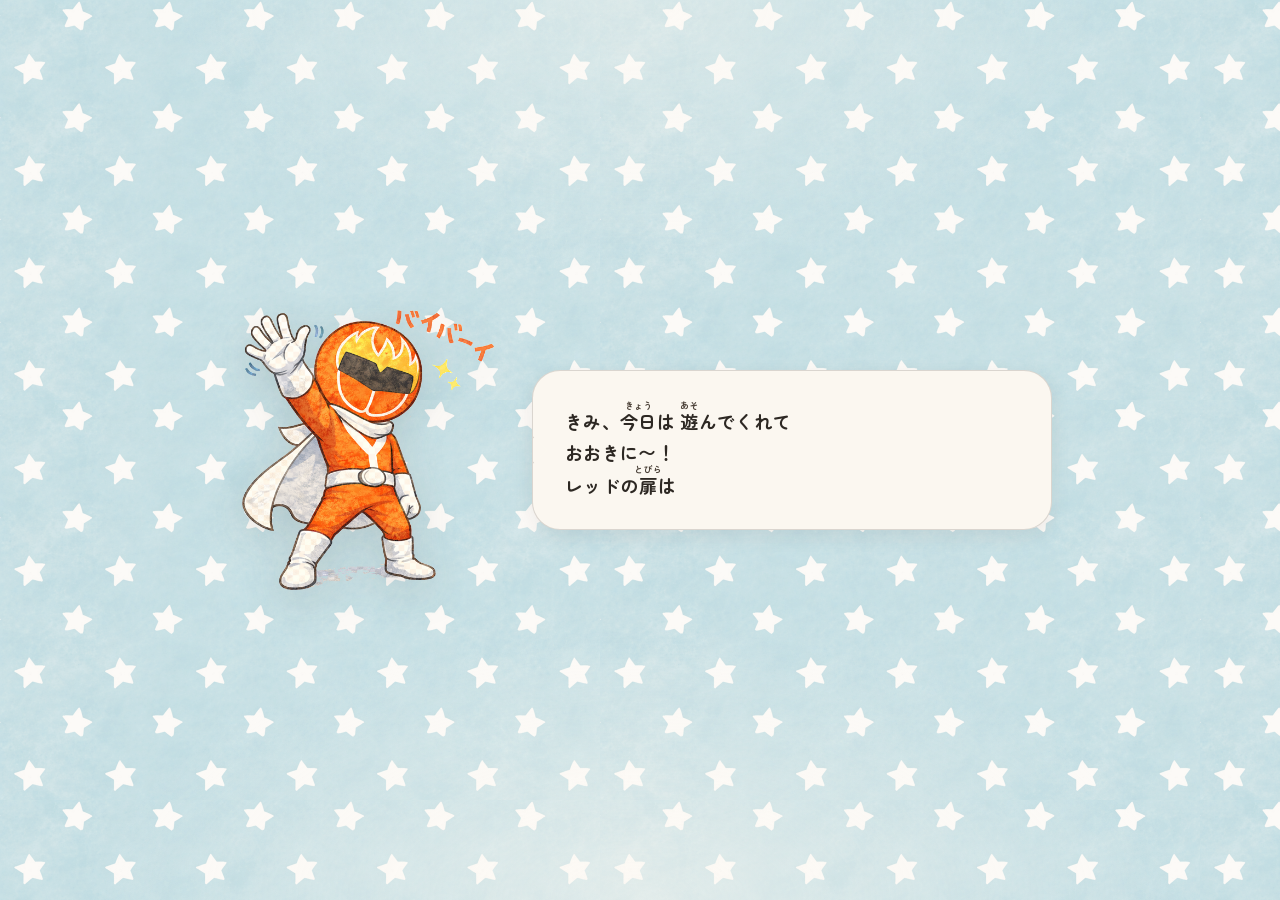
<file: bye.html>
<!DOCTYPE html>
<html lang="ja">
<head>
<meta charset="UTF-8">
<meta name="viewport" content="width=device-width, initial-scale=1.0, viewport-fit=cover">
<title>またね｜レッドとあそぼう</title>
<link rel="stylesheet" href="style.css?v=2">
</head>
<body>

  <div class="container">

    <!-- キャラクター＋横の吹き出し -->
    <div class="janken-stage" id="stage">
      <div class="character wiggling" id="char-wrap">
        <img src="images/bye.png" alt="バイバイのレッド" id="char-img">
      </div>
      <div class="bubble side" id="bubble">
        <span id="bubble-text"></span>
      </div>
    </div>

    <!-- TOPへもどるボタン（最初は非表示） -->
    <button type="button" class="btn warm hidden" id="top-btn">TOPへ もどる</button>

  </div>

<script>
/* ===== ユーティリティ ===== */
function fillName(str, n, h) { return str.replace(/\{name\}/g, n + (h || "")); }
function pick(arr) { return arr[Math.floor(Math.random() * arr.length)]; }

const name  = localStorage.getItem('red_name')  || 'きみ';
const honor = localStorage.getItem('red_honor') || '';

/* ===== タイプライター（ruby + br 対応） ===== */
let typeTimer = null;
let typing = false;
let currentFullText = '';
const bubbleText = document.getElementById('bubble-text');

function tokenizeRuby(html) {
  const tokens = [];
  let i = 0;
  while (i < html.length) {
    if (html.startsWith('<ruby>', i)) {
      const end = html.indexOf('</ruby>', i) + 7;
      tokens.push(html.slice(i, end));
      i = end;
    } else if (html.startsWith('<br>', i)) {
      tokens.push('<br>');
      i += 4;
    } else {
      tokens.push(html[i]);
      i++;
    }
  }
  return tokens;
}
function typeWrite(text, speed, onComplete) {
  if (typeTimer) clearInterval(typeTimer);
  const tokens = tokenizeRuby(text);
  bubbleText.innerHTML = '';
  currentFullText = text;
  typing = true;
  let i = 0;
  typeTimer = setInterval(() => {
    if (i < tokens.length) {
      i++;
      bubbleText.innerHTML = tokens.slice(0, i).join('');
    } else {
      clearInterval(typeTimer);
      typing = false;
      if (onComplete) onComplete();
    }
  }, speed);
}
function completeTyping() {
  if (!typing) return;
  clearInterval(typeTimer);
  bubbleText.innerHTML = currentFullText;
  typing = false;
}

/* ===== バブルタップで早送り ===== */
document.getElementById('bubble').addEventListener('click', () => {
  if (typing) completeTyping();
});

/* ===== BYEセリフ ===== */
const BYE = [
  "{name}、<ruby>今日<rt>きょう</rt></ruby>は <ruby>遊<rt>あそ</rt></ruby>んでくれて<br>おおきに〜！<br>レッドの<ruby>扉<rt>とびら</rt></ruby>は いつでも<ruby>開<rt>あ</rt></ruby>いてるで〜<br>また いつでも <ruby>来<rt>き</rt></ruby>てな〜！",
  "たのしかった〜{name}！<br>レッドの<ruby>扉<rt>とびら</rt></ruby>は ずっと<ruby>開<rt>あ</rt></ruby>けとくからな。<br>いつでも ここに<br><ruby>待<rt>ま</rt></ruby>っとるで〜！",
  "{name}、ありがとな〜！<br>さみしなるけど、<ruby>扉<rt>とびら</rt></ruby>はいつでも<ruby>開<rt>あ</rt></ruby>けとくから<br>また <ruby>遊<rt>あそ</rt></ruby>びにおいで〜！",
  "バイバイ{name}！<br>レッドのところの<ruby>扉<rt>とびら</rt></ruby>は<br>いつでも あいてるで〜<br>{name}が<ruby>来<rt>く</rt></ruby>るの いつも<ruby>楽<rt>たの</rt></ruby>しみにしてるわ！",
  "{name}〜！おつかれさま！<br><ruby>今日<rt>きょう</rt></ruby>も いっしょに <ruby>遊<rt>あそ</rt></ruby>べて<br>しあわせやったわ〜<br>いつでも<ruby>扉<rt>とびら</rt></ruby><ruby>開<rt>あ</rt></ruby>けて<ruby>待<rt>ま</rt></ruby>ってるで！",
  "またな〜{name}！<br>レッドは いつでも ここで<br><ruby>扉<rt>とびら</rt></ruby><ruby>開<rt>あ</rt></ruby>けて<ruby>待<rt>ま</rt></ruby>ってるからな〜<br>スタンバイOKやで！",
  "{name}、おおきに！<br>いつ <ruby>来<rt>き</rt></ruby>ても ええからな〜<br>レッドの<ruby>扉<rt>とびら</rt></ruby>は ぜったい<ruby>閉<rt>し</rt></ruby>めへんで！",
  "じゃあね{name}！<br>レッドの<ruby>扉<rt>とびら</rt></ruby>は いつでも<ruby>開<rt>あ</rt></ruby>いてるから、<br>{name}のこと<ruby>忘<rt>わす</rt></ruby>れへんで〜<br>ぜったいな！",
  "バイバイ〜！<br>{name}が また <ruby>来<rt>き</rt></ruby>てくれる<ruby>日<rt>ひ</rt></ruby>を<br>レッド、<ruby>扉<rt>とびら</rt></ruby><ruby>開<rt>あ</rt></ruby>けて<br><ruby>指折<rt>ゆびお</rt></ruby>り<ruby>数<rt>かぞ</rt></ruby>えて<ruby>待<rt>ま</rt></ruby>っとくわ〜",
  "{name}！<ruby>今日<rt>きょう</rt></ruby>は ほんまに<br><ruby>楽<rt>たの</rt></ruby>しかった〜！<br>レッドの<ruby>扉<rt>とびら</rt></ruby>は いつでも<ruby>開<rt>あ</rt></ruby>いてるから<br>また いつでも <ruby>遊<rt>あそ</rt></ruby>びにおいで〜"
];

/* ===== メッセージ表示 ===== */
const topBtn = document.getElementById('top-btn');
const byeMsg = fillName(pick(BYE), name, honor);

typeWrite(byeMsg, 70, () => {
  setTimeout(() => {
    topBtn.classList.remove('hidden');
  }, 800);
});

/* ===== TOPへもどる ===== */
topBtn.addEventListener('click', () => {
  window.location.href = 'index.html#menu';
});
</script>
</body>
</html>
</file>
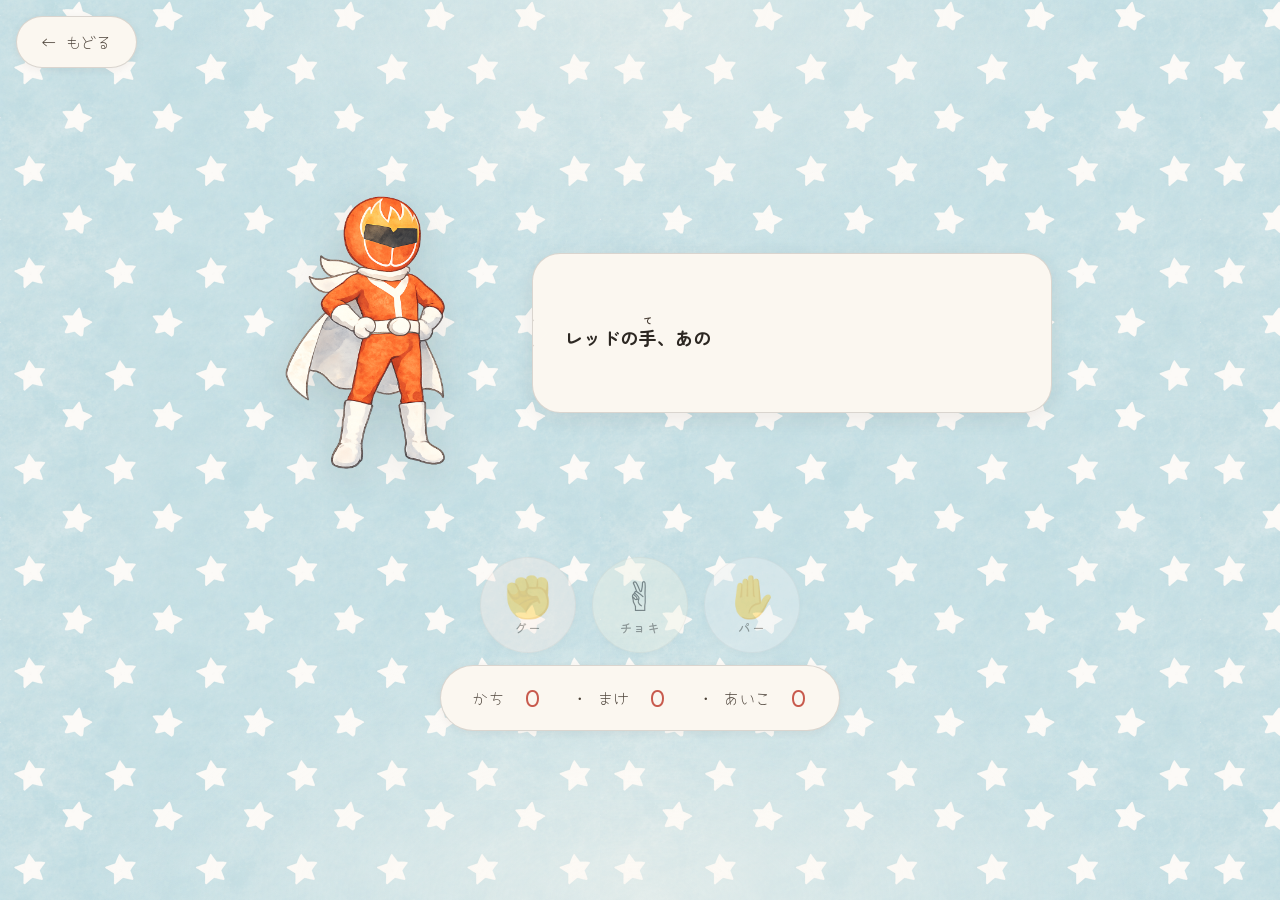
<file: janken.html>
<!DOCTYPE html>
<html lang="ja">
<head>
<meta charset="UTF-8">
<meta name="viewport" content="width=device-width, initial-scale=1.0, viewport-fit=cover">
<title>じゃんけん｜レッドとあそぼう</title>
<link rel="stylesheet" href="style.css?v=2">
</head>
<body class="janken">
  <a href="index.html#menu" class="back-link">← もどる</a>

  <div class="container">

    <!-- キャラクター＋横の吹き<ruby>出<rt>で</rt></ruby>し -->
    <div class="janken-stage" id="stage">
      <div class="character floating" id="char-wrap">
        <img src="images/normal.png" alt="シブ・レッド" id="char-img">
      </div>
      <div class="bubble side" id="bubble">
        <span id="bubble-text"></span><span class="next-cue hidden" id="next-cue">▼</span>
      </div>
    </div>

    <!-- 掛け声表示 -->
    <div class="call-text" id="call-text"></div>

    <!-- <ruby>手<rt>て</rt></ruby>ボタン -->
    <div class="hand-buttons" id="hand-buttons">
      <button type="button" class="hand-btn gu disabled" data-hand="gu">
        <div class="hand-emoji">✊</div>
        <div class="hand-name">グー</div>
      </button>
      <button type="button" class="hand-btn choki disabled" data-hand="choki">
        <div class="hand-emoji">✌️</div>
        <div class="hand-name">チョキ</div>
      </button>
      <button type="button" class="hand-btn pa disabled" data-hand="pa">
        <div class="hand-emoji">✋</div>
        <div class="hand-name">パー</div>
      </button>
    </div>

    <!-- 結果ラベル＋もういっかい -->
    <div class="result hidden" id="result">
      <div class="result-label" id="result-label"></div>
      <div style="display:flex; gap:12px; margin-top:10px; justify-content:center; flex-wrap:wrap;">
        <button type="button" class="btn small" id="again-btn">もういっかい</button>
        <button type="button" class="btn small" id="end-btn" style="background:var(--sage); color:#fff;">おしまい</button>
      </div>
    </div>

    <!-- スコア -->
    <div class="score">
      かち <span class="num" id="score-win">0</span>　・
      まけ <span class="num" id="score-lose">0</span>　・
      あいこ <span class="num" id="score-draw">0</span>
    </div>

  </div>

<script>
/* ===== セリフデータ ===== */
const INTRO_BRAG = [
  "レッドはな、<br>じゃんけんの プロやねん。<br>しらんけど。",
  "レッド、じゃんけん<br>100<ruby>連勝中<rt>れんしょうちゅう</rt></ruby>やねん。<br>…たぶん、きっと、しらんけど。",
  "じつはレッドな、<br>じゃんけん <ruby>世界<rt>せかい</rt></ruby>ランキング 3<ruby>位<rt>い</rt></ruby>やねん。<br><ruby>自己申告<rt>じこしんこく</rt></ruby>やけど。",
  "レッド、<ruby>子<rt>こ</rt></ruby>どものころから<br>じゃんけんで <ruby>負<rt>ま</rt></ruby>け<ruby>知<rt>し</rt></ruby>らずやねん。<br>ウソやけど。",
  "レッドの じゃんけん、<br><ruby>読<rt>よ</rt></ruby>みが するどいで〜。<br>…する…どいはず、しらんけど。",
  "レッドな、じゃんけんの とき<br><ruby>未来<rt>みらい</rt></ruby>が <ruby>見<rt>み</rt></ruby>えるねん。<br>たまにやけど。",
  "じゃんけんやったら まかせとき〜！<br>レッド、この<ruby>道<rt>みち</rt></ruby> 20<ruby>年<rt>ねん</rt></ruby>や。<br><ruby>今<rt>いま</rt></ruby> <ruby>考<rt>かんが</rt></ruby>えたけど。",
  "レッドの<ruby>手<rt>て</rt></ruby>、あの<ruby>伝説<rt>でんせつ</rt></ruby>の<br>じゃんけん<ruby>名人<rt>めいじん</rt></ruby>から <ruby>習<rt>なら</rt></ruby>ろたやつやねん。<br>うそや。",
  "レッド、じゃんけんで ごはん<br><ruby>食<rt>た</rt></ruby>べとるみたいなもんやねん。<br>ちゃうけど。",
  "じつはレッド、<br>じゃんけん<ruby>五段<rt>ごだん</rt></ruby> <ruby>持<rt>も</rt></ruby>ってるねん。<br>そんな<ruby>段位<rt>だんい</rt></ruby> ないけどな〜",
  "レッドな、じゃんけんで<br><ruby>負<rt>ま</rt></ruby>けたこと ないねん。<br>…<ruby>記憶<rt>きおく</rt></ruby>にないだけやけど。",
  "レッドのグー、<br><ruby>岩<rt>いわ</rt></ruby>より<ruby>硬<rt>かた</rt></ruby>いって<ruby>有名<rt>ゆうめい</rt></ruby>やねん。<br>レッドの<ruby>中<rt>なか</rt></ruby>だけで。",
  "じゃんけん<ruby>研究<rt>けんきゅう</rt></ruby><ruby>歴<rt>れき</rt></ruby> 15<ruby>年<rt>ねん</rt></ruby>やで。<br>まあ、<ruby>研究<rt>けんきゅう</rt></ruby>っていうか<br><ruby>遊<rt>あそ</rt></ruby>んでただけやけどな〜",
  "レッドな、じゃんけんのとき<br><ruby>相手<rt>あいて</rt></ruby>の<ruby>心<rt>こころ</rt></ruby>が<ruby>読<rt>よ</rt></ruby>めるねん。<br>…<ruby>読<rt>よ</rt></ruby>めてたら<ruby>負<rt>ま</rt></ruby>けへんか。",
  "レッドのパー、<br>ぺらっぺらに<ruby>薄<rt>うす</rt></ruby>いから<br>どんなグーも つつめるで〜。しらんけど。",
  "じゃんけんの<ruby>神様<rt>かみさま</rt></ruby>が<br>レッドに ほほえんどるわ〜。<br>たぶん あくびしとるだけやけど。",
  "レッドのチョキ、<br><ruby>切<rt>き</rt></ruby>れ<ruby>味<rt>あじ</rt></ruby>バツグンやねん。<br>ハサミ<ruby>代<rt>か</rt></ruby>わりになるで。ならんけど。",
  "じつはレッド、<br>じゃんけんの<ruby>特許<rt>とっきょ</rt></ruby> もっとるねん。<br><ruby>持<rt>も</rt></ruby>ってへんけど。",
  "レッドがじゃんけんすると<br>まわりに<ruby>風<rt>かぜ</rt></ruby>が <ruby>吹<rt>ふ</rt></ruby>くらしいで。<br>エアコンやったけど。",
  "レッドのじゃんけん、<br>テレビ<ruby>出演<rt>しゅつえん</rt></ruby> オファー<ruby>来<rt>き</rt></ruby>とるねん。<br><ruby>来<rt>き</rt></ruby>てへんけど。"
];
const INTRO = [
  "レッドとじゃんけん <ruby>遊<rt>あそ</rt></ruby>ぼうや〜！",
  INTRO_BRAG[Math.floor(Math.random() * INTRO_BRAG.length)],
  "ほな いくで〜！"
];

const RED_WIN = [
  "よっしゃ〜！レッドの<ruby>勝<rt>か</rt></ruby>ちや〜！<br>{name}、まあ <ruby>次<rt>つぎ</rt></ruby> がんばりや〜！",
  "わっはっは〜！<ruby>勝<rt>か</rt></ruby>ったで{name}〜！<br>レッド、<ruby>今<rt>いま</rt></ruby> ちょっと<br><ruby>調子<rt>ちょうし</rt></ruby>ええねん、ごめんな〜！",
  "やった〜レッドの<ruby>勝<rt>か</rt></ruby>ち！<br>{name}、レッドの<ruby>読<rt>よ</rt></ruby>み、<br><ruby>冴<rt>さ</rt></ruby>えわたっとるわ〜ふふん！",
  "レッドの<ruby>勝<rt>か</rt></ruby>ち〜！<br>{name}、<ruby>今<rt>いま</rt></ruby>のは たまたまや、<br>たまたまやで、ほんまに！",
  "<ruby>勝<rt>か</rt></ruby>った〜！{name}、レッドな、<br>じつは <ruby>天才<rt>てんさい</rt></ruby>ちゃうかな〜って、<br>ちょっと<ruby>思<rt>おも</rt></ruby>ってもうた！",
  "イエ〜イ！{name}、<br>レッド <ruby>今<rt>いま</rt></ruby> めっちゃ ドヤ<ruby>顔<rt>かお</rt></ruby>しとるで〜、<br><ruby>見<rt>み</rt></ruby>てみ〜！",
  "レッドの<ruby>勝<rt>か</rt></ruby>ちぃ〜！<br>{name}、まあまあ、<br><ruby>人生<rt>じんせい</rt></ruby> こんな<ruby>日<rt>ひ</rt></ruby>も あるわな〜！",
  "やったった〜！{name}、<br>レッドの<ruby>運<rt>うん</rt></ruby>、<ruby>今日<rt>きょう</rt></ruby><br>カンストしとるかもしれん！",
  "<ruby>勝<rt>か</rt></ruby>ったで{name}！<br>レッド、この<ruby>勢<rt>いきお</rt></ruby>いで<br><ruby>宝<rt>たから</rt></ruby>くじも <ruby>当<rt>あ</rt></ruby>てにいくわ、うそやけど！",
  "ふっ、レッドの<ruby>勝<rt>か</rt></ruby>ちやな{name}〜。<br>…え、もっかいやる？<br>ええよええよ、<ruby>何回<rt>なんかい</rt></ruby>でも〜！",
  "よっしゃ〜！{name}、<br>レッド <ruby>今<rt>いま</rt></ruby> <ruby>背中<rt>せなか</rt></ruby>に<ruby>羽<rt>はね</rt></ruby> はえた<ruby>気分<rt>きぶん</rt></ruby>やわ〜<br>パタパタ〜！",
  "<ruby>勝<rt>か</rt></ruby>ち〜！{name}ごめんな〜、<br>レッドの<ruby>手<rt>て</rt></ruby>が <ruby>勝手<rt>かって</rt></ruby>に<br><ruby>動<rt>うご</rt></ruby>いてしもたわ〜すごいやろ！",
  "やった〜！{name}、<br>レッド いま <ruby>鼻<rt>はな</rt></ruby>の<ruby>穴<rt>あな</rt></ruby><br>ひろがっとると<ruby>思<rt>おも</rt></ruby>うわ〜ふんふん！",
  "レッドの<ruby>勝<rt>か</rt></ruby>ち〜！<br>{name}、くやしい<ruby>顔<rt>かお</rt></ruby>も かわいいで〜<br>…あ、ごめん ちょっとドヤった！",
  "<ruby>勝<rt>か</rt></ruby>ったで〜！{name}、<br>レッド この<ruby>喜<rt>よろこ</rt></ruby>びを<br>だれかに<ruby>伝<rt>つた</rt></ruby>えたいわ〜！あ、{name}に<ruby>伝<rt>つた</rt></ruby>えてるか！",
  "よっしゃぁ{name}！<br>レッド、うれしすぎて<br>ちょっと スキップしてくるわ〜たったっ！",
  "レッドの<ruby>勝<rt>か</rt></ruby>ちやで{name}！<br>この<ruby>調子<rt>ちょうし</rt></ruby>で <ruby>世界征服<rt>せかいせいふく</rt></ruby>も<br>いけるんちゃう？…いけへんか。",
  "やった〜{name}！<br>レッドな、<ruby>勝<rt>か</rt></ruby>った<ruby>日<rt>ひ</rt></ruby>は<br>ごはん おかわり3ばいするねん〜！",
  "<ruby>勝<rt>か</rt></ruby>ったで{name}〜！<br>でもな、<ruby>次<rt>つぎ</rt></ruby>は {name}が<ruby>勝<rt>か</rt></ruby>つかもな〜<br>…いや、レッドが<ruby>勝<rt>か</rt></ruby>つけどな！",
  "イエ〜イ{name}！<br>レッド、<ruby>勝<rt>か</rt></ruby>った<ruby>記念<rt>きねん</rt></ruby>に<br><ruby>今日<rt>きょう</rt></ruby>を「レッド<ruby>記念日<rt>きねんび</rt></ruby>」にするわ〜！"
];
const RED_LOSE = [
  "あ〜！まけた〜！{name}、つよ！<br>レッド、さっきから<br><ruby>手<rt>て</rt></ruby>ぇ <ruby>震<rt>ふる</rt></ruby>えとるわ〜",
  "ぐぬぬ〜{name}に やられた〜！<br>レッド、<ruby>今日<rt>きょう</rt></ruby>の <ruby>晩<rt>ばん</rt></ruby>ごはん<br><ruby>味<rt>あじ</rt></ruby> せえへんかも〜",
  "まけた〜！{name}、<br>その<ruby>読<rt>よ</rt></ruby>み どこで <ruby>習<rt>なら</rt></ruby>ろてきたん〜？<br>レッドに <ruby>教<rt>おし</rt></ruby>えて〜！",
  "うっ、{name}、つよすぎやろ〜！<br>レッド、ちょっと<br><ruby>反省会<rt>はんせいかい</rt></ruby> ひらくわ、ひとりで。",
  "やられた〜{name}！<br>レッドの<ruby>必殺技<rt>ひっさつわざ</rt></ruby>、<br>あっさり <ruby>見破<rt>みやぶ</rt></ruby>られたわ〜さすがや〜",
  "あ〜ん、まけたまけた〜！<br>{name}、もしかして<br>じゃんけん<ruby>名人<rt>めいじん</rt></ruby>なんちゃう？",
  "ぐおお〜{name}に<ruby>負<rt>ま</rt></ruby>けた〜！<br>レッド、<ruby>今<rt>いま</rt></ruby>から ちょっと<br><ruby>部屋<rt>へや</rt></ruby>のすみで <ruby>体育座<rt>たいいくずわ</rt></ruby>りするわ〜",
  "まけた〜！{name}、<br>ちょっと <ruby>強<rt>つよ</rt></ruby>すぎひん？<br>レッドの ライバル <ruby>出現<rt>しゅつげん</rt></ruby>やな〜！",
  "あっちゃ〜！{name}、やるやん〜！<br>レッド、<ruby>次<rt>つぎ</rt></ruby>は <ruby>絶対<rt>ぜったい</rt></ruby> <ruby>勝<rt>か</rt></ruby>つで〜<br>たぶん！",
  "ぐぬ〜{name}、<ruby>見事<rt>みごと</rt></ruby>や〜！<br>レッド、<ruby>今日<rt>きょう</rt></ruby>は{name}の<br><ruby>手<rt>て</rt></ruby>のひらで <ruby>踊<rt>おど</rt></ruby>らされたわ〜！",
  "うわ〜ん{name}に<ruby>負<rt>ま</rt></ruby>けた〜！<br>レッド、ちょっと<br>おやつ<ruby>食<rt>た</rt></ruby>べて <ruby>元気<rt>げんき</rt></ruby><ruby>出<rt>だ</rt></ruby>すわ〜",
  "まけた〜！{name}、<br>レッドの<ruby>弱点<rt>じゃくてん</rt></ruby><br>バレてもうたんかな〜こわ〜！",
  "ぐはっ！{name}つよ！<br>レッド、<ruby>心<rt>こころ</rt></ruby>の<ruby>中<rt>なか</rt></ruby>で<br>ちょっぴり<ruby>泣<rt>な</rt></ruby>いとるわ〜えーん",
  "まけたまけた〜！<br>{name}、レッドのプライド<br>ぺしゃんこやで〜ぺしゃ〜",
  "あちゃ〜{name}に<ruby>負<rt>ま</rt></ruby>けた！<br>レッド、<ruby>今<rt>いま</rt></ruby> <ruby>地面<rt>じめん</rt></ruby>に<br>「の」の<ruby>字<rt>じ</rt></ruby> <ruby>書<rt>か</rt></ruby>いとるわ〜くるくる",
  "{name}、やるやん〜！<br>レッド もう<ruby>白旗<rt>しろはた</rt></ruby>や〜<br>…いや、<ruby>次<rt>つぎ</rt></ruby>は<ruby>負<rt>ま</rt></ruby>けへんで！",
  "まけた〜！{name}、<br><ruby>今<rt>いま</rt></ruby>のレッド<ruby>見<rt>み</rt></ruby>た？<br>めっちゃ ええ<ruby>顔<rt>かお</rt></ruby>で<ruby>負<rt>ま</rt></ruby>けたやろ〜",
  "ぐぬぬ{name}〜！<br>レッドの<ruby>作戦<rt>さくせん</rt></ruby>、<br><ruby>全部<rt>ぜんぶ</rt></ruby> はずれたわ〜ポンコツや〜",
  "あ〜<ruby>負<rt>ま</rt></ruby>けてもうた！<br>{name}、つぎ<ruby>勝<rt>か</rt></ruby>ったら<br>おごってな〜。なにをやろ〜",
  "まけた〜{name}！<br>でもな、レッドは<br><ruby>負<rt>ま</rt></ruby>けても{name}と <ruby>遊<rt>あそ</rt></ruby>べて<ruby>楽<rt>たの</rt></ruby>しいねん！"
];
const DRAW = [
  "お〜っと あいこや〜！<br>{name}、レッドと<br><ruby>気<rt>き</rt></ruby>ぃ <ruby>合<rt>あ</rt></ruby>うやん〜ふふふ！",
  "{name}、あいこやで〜！<br>もしかして レッドと<br><ruby>心<rt>こころ</rt></ruby> つながっとる？ぞくぞくっ！",
  "あいこ〜！{name}、<br>レッドと <ruby>同<rt>おな</rt></ruby>じ<ruby>手<rt>て</rt></ruby> <ruby>出<rt>で</rt></ruby>すとか、<br><ruby>運命<rt>うんめい</rt></ruby><ruby>感<rt>かん</rt></ruby>じるわ〜！",
  "えっ、また あいこ？<br>{name}、レッドの<br><ruby>頭<rt>あたま</rt></ruby>の<ruby>中<rt>なか</rt></ruby> のぞいたやろ〜！",
  "あいこや{name}〜！<br>レッドと{name}、<ruby>息<rt>いき</rt></ruby>ぴったりやん〜！<br>これは もう コンビ<ruby>結成<rt>けっせい</rt></ruby>か〜！",
  "お〜あいこ！{name}、<br>レッドの<ruby>考<rt>かんが</rt></ruby>え よめとるな〜<br>こわ〜！（ほめとるで）",
  "{name}、あいこやで〜！<br>これはもう <ruby>友情<rt>ゆうじょう</rt></ruby>パワーが<br><ruby>強<rt>つよ</rt></ruby>すぎる<ruby>証拠<rt>しょうこ</rt></ruby>やな〜！",
  "あいこ〜！{name}、<br>レッドと テレパシー<br><ruby>開通<rt>かいつう</rt></ruby>したんちゃう？ピピピ〜",
  "またまた あいこやん{name}！<br>レッド、ちょっと<br><ruby>感動<rt>かんどう</rt></ruby>して うるっときたで〜",
  "{name}、あいこ〜！<br>もう <ruby>仲良<rt>なかよ</rt></ruby>すぎて<br><ruby>手<rt>て</rt></ruby>まで そっくりになってもうたわ〜！",
  "あいこや〜！{name}、<br>レッドと おそろいやん〜<br>ペアルックみたいやな！",
  "お〜{name}、また あいこ！<br>これ もう<ruby>双子<rt>ふたご</rt></ruby>なんちゃう？<br>レッド<ruby>双子<rt>ふたご</rt></ruby> <ruby>欲<rt>ほ</rt></ruby>しかってん〜",
  "あいこやん{name}！<br>レッド、{name}と<ruby>同<rt>おな</rt></ruby>じ<ruby>手<rt>て</rt></ruby><ruby>出<rt>だ</rt></ruby>せて<br>ちょっと うれしいねん〜ふふ",
  "{name}、あいこ〜！<br>レッドの<ruby>脳<rt>のう</rt></ruby>みそ<br>スキャンしたやろ〜ぴぴぴっ！",
  "あいこや{name}！<br><ruby>今<rt>いま</rt></ruby> ふたりの<ruby>間<rt>あいだ</rt></ruby>に<br><ruby>見<rt>み</rt></ruby>えない<ruby>糸<rt>いと</rt></ruby> つながったで〜びよ〜ん！",
  "おおっ あいこ！{name}、<br>シンクロ<ruby>率<rt>りつ</rt></ruby> 100%やん！<br>もはや レッドは{name}で、{name}はレッドや！",
  "あいこ〜！{name}、<br>レッドと <ruby>波長<rt>はちょう</rt></ruby> <ruby>合<rt>あ</rt></ruby>いすぎて<br>ラジオ <ruby>受信<rt>じゅしん</rt></ruby>できそうやわ〜",
  "{name}、あいこやで！<br>こんだけ<ruby>気<rt>き</rt></ruby>が<ruby>合<rt>あ</rt></ruby>うと、<br>いっしょに コント できるな〜！",
  "あいこや{name}〜！<br>レッド、もう びっくりして<br>まばたき <ruby>忘<rt>わす</rt></ruby>れてたわ〜ぱちぱち",
  "お〜あいこ〜！<br>{name}とレッド、<br><ruby>前世<rt>ぜんせ</rt></ruby>は きょうだいやったんかもな〜ふふ"
];

const BYE = [
  "{name}、<ruby>今日<rt>きょう</rt></ruby>は <ruby>遊<rt>あそ</rt></ruby>んでくれて<br>おおきに〜！<br>また いつでも <ruby>来<rt>き</rt></ruby>てな〜！",
  "たのしかった〜{name}！<br>レッド、いつでも ここで<br><ruby>待<rt>ま</rt></ruby>っとるからな〜！",
  "{name}、ありがとな〜！<br>さみしなるけど、<br>また <ruby>遊<rt>あそ</rt></ruby>ぼな〜！",
  "バイバイ{name}！<br>レッド、{name}が<ruby>来<rt>く</rt></ruby>るの<br>いつも たのしみにしてるで〜！",
  "{name}〜！おつかれさま！<br><ruby>今日<rt>きょう</rt></ruby>も いっしょに <ruby>遊<rt>あそ</rt></ruby>べて<br>レッド、しあわせやったわ〜",
  "またな〜{name}！<br>レッド、いつでも<br>スタンバイOKやで〜！",
  "{name}、おおきに！<br>いつ <ruby>来<rt>き</rt></ruby>ても ええからな〜<br>レッドは ずっと ここにおるで！",
  "じゃあね{name}！<br>レッド、{name}のこと<br><ruby>忘<rt>わす</rt></ruby>れへんで〜、ぜったいな！",
  "バイバイ〜！<br>{name}が また <ruby>来<rt>き</rt></ruby>てくれる<ruby>日<rt>ひ</rt></ruby>を<br>レッド、<ruby>指折<rt>ゆびお</rt></ruby>り<ruby>数<rt>かぞ</rt></ruby>えて<ruby>待<rt>ま</rt></ruby>っとくわ〜",
  "{name}！<ruby>今日<rt>きょう</rt></ruby>は ほんまに<br>たのしかった〜！<br>また いつでも <ruby>遊<rt>あそ</rt></ruby>びにおいで〜",
  "おつかれ{name}！<br>しんどい<ruby>日<rt>ひ</rt></ruby>も、<ruby>元気<rt>げんき</rt></ruby>な<ruby>日<rt>ひ</rt></ruby>も、<br>いつ <ruby>来<rt>き</rt></ruby>ても ええからな〜",
  "{name}〜ありがとう！<br>レッド、{name}と <ruby>遊<rt>あそ</rt></ruby>ぶ<ruby>時間<rt>じかん</rt></ruby>が<br>いっちばん <ruby>好<rt>す</rt></ruby>きやねん〜",
  "またおいで〜{name}！<br>ちょっとだけでも、<br>ながーくでも、だいかんげいやで！",
  "バイバイ{name}！<br>むりせんと、<br>マイペースで また <ruby>来<rt>き</rt></ruby>てな〜！",
  "{name}、おおきに！<br>ええ<ruby>日<rt>ひ</rt></ruby>も、そうでもない<ruby>日<rt>ひ</rt></ruby>も、<br>レッドは いつでも ここにおるで",
  "じゃあね〜{name}！<br>レッドな、<ruby>今日<rt>きょう</rt></ruby> {name}と<br><ruby>遊<rt>あそ</rt></ruby>べて めっちゃ うれしかってん！",
  "またな{name}〜！<br>レッド、{name}のこと<br>いつも おうえんしてるで〜！",
  "{name}、バイバイ〜！<br>つぎ <ruby>来<rt>き</rt></ruby>たときは<br>もっと おもしろいこと しよな〜！",
  "おおきに{name}！<br>レッドの<ruby>前<rt>まえ</rt></ruby>では、<br>いつでも そのままで おってな〜",
  "{name}！また<ruby>遊<rt>あそ</rt></ruby>ぼ〜！<br>レッド、ここで<br>ず〜っと <ruby>待<rt>ま</rt></ruby>っとるからな〜！"
];

function fillName(str, name, h) { return str.replace(/\{name\}/g, name + (h || "")); }
function pick(arr) { return arr[Math.floor(Math.random() * arr.length)]; }

const name  = localStorage.getItem('red_name')  || 'きみ';
const honor = localStorage.getItem('red_honor') || '';

/* ===== Elements ===== */
const charWrap   = document.getElementById('char-wrap');
const charImg    = document.getElementById('char-img');
const bubble     = document.getElementById('bubble');
const bubbleText = document.getElementById('bubble-text');
const nextCue    = document.getElementById('next-cue');
const callText   = document.getElementById('call-text');
const handBtns   = document.querySelectorAll('.hand-btn');
const result     = document.getElementById('result');
const resultLabel= document.getElementById('result-label');
const againBtn   = document.getElementById('again-btn');
const endBtn     = document.getElementById('end-btn');
const scoreWin   = document.getElementById('score-win');
const scoreLose  = document.getElementById('score-lose');
const scoreDraw  = document.getElementById('score-draw');

let score = { win: 0, lose: 0, draw: 0 };
let phase = 'idle';        // idle | intro | call | wait | result
let introStep = 0;
let typing = false;
let typeTimer = null;
let currentFullText = '';

/* ===== タイプライター（ruby対応） ===== */
function tokenizeRuby(html) {
  const tokens = [];
  let i = 0;
  while (i < html.length) {
    if (html.startsWith('<ruby>', i)) {
      const end = html.indexOf('</ruby>', i) + 7;
      tokens.push(html.slice(i, end));
      i = end;
    } else if (html.startsWith('<br>', i)) {
      tokens.push('<br>');
      i += 4;
    } else {
      tokens.push(html[i]);
      i++;
    }
  }
  return tokens;
}
function typeWrite(text, speed = 70, onComplete) {
  if (typeTimer) clearInterval(typeTimer);
  const tokens = tokenizeRuby(text);
  bubbleText.innerHTML = '';
  nextCue.classList.add('hidden');
  currentFullText = text;
  typing = true;
  let i = 0;
  typeTimer = setInterval(() => {
    if (i < tokens.length) {
      i++;
      bubbleText.innerHTML = tokens.slice(0, i).join('');
    } else {
      clearInterval(typeTimer);
      typing = false;
      if (onComplete) onComplete();
    }
  }, speed);
}
function completeTyping() {
  if (!typing) return;
  clearInterval(typeTimer);
  bubbleText.innerHTML = currentFullText;
  typing = false;
}

/* ===== キャラ状態切替 ===== */
function setChar(pose, animClass) {
  charImg.src = `images/${pose}.png`;
  charWrap.className = 'character ' + (animClass || 'floating');
}

/* ===== <ruby>手<rt>て</rt></ruby>ボタン状態 ===== */
function setHandButtonsState(state) {
  // state: 'disabled' | 'ready'
  handBtns.forEach(b => {
    b.classList.remove('disabled', 'ready');
    b.classList.add(state);
  });
}

/* ===== イントロ進行 ===== */
let introTimer = null;
function showIntro(step) {
  introStep = step;
  setChar('normal', 'floating');
  bubble.classList.remove('hidden');
  callText.textContent = '';
  result.classList.add('hidden');
  setHandButtonsState('disabled');
  nextCue.classList.add('hidden');
  typeWrite(INTRO[step], 70, () => {
    // タイプ完了後、少し間を置いて自動で<ruby>次<rt>つぎ</rt></ruby>へ
    if (introTimer) clearTimeout(introTimer);
    introTimer = setTimeout(() => {
      if (introStep < INTRO.length - 1) {
        showIntro(introStep + 1);
      } else {
        startCall();
      }
    }, 1600);
  });
}

/* ===== じゃ〜ん け〜ん フェーズ ===== */
function startCall() {
  phase = 'call';
  setChar('tame', 'hopping');
  bubble.classList.add('hidden');
  nextCue.classList.add('hidden');
  result.classList.add('hidden');

  callText.innerHTML = '';
  setTimeout(() => {
    callText.innerHTML = '<span>じゃ〜ん</span>';
  }, 300);
  setTimeout(() => {
    callText.innerHTML = '<span>じゃ〜ん</span> <span>け〜ん</span>';
    setHandButtonsState('ready');
    phase = 'wait';
  }, 1100);
}

/* ===== ユーザーが<ruby>手<rt>て</rt></ruby>を選んだ瞬間 ===== */
handBtns.forEach(btn => {
  btn.addEventListener('click', () => {
    if (phase !== 'wait') return;
    const player = btn.dataset.hand;
    const hands = ['gu','choki','pa'];
    const cpu = hands[Math.floor(Math.random() * 3)];

    setHandButtonsState('disabled');
    phase = 'pon';

    // ぽん！＋レッドの<ruby>手<rt>て</rt></ruby>公開
    callText.innerHTML = '<span style="font-size:1.3em">ぽん！</span>';
    setChar(cpu, 'hopping');

    // <ruby>勝<rt>か</rt></ruby>敗判定
    let outcome;
    if (player === cpu) outcome = 'draw';
    else if (
      (player === 'gu' && cpu === 'choki') ||
      (player === 'choki' && cpu === 'pa') ||
      (player === 'pa' && cpu === 'gu')
    ) outcome = 'win';
    else outcome = 'lose';

    setTimeout(() => showResult(outcome), 900);
  });
});

/* ===== 結果表示 ===== */
function showResult(outcome) {
  phase = 'result';
  callText.innerHTML = '';

  let labelText, labelClass, line, pose, animClass;
  if (outcome === 'win') {
    labelText = 'きみの かち〜！';
    labelClass = 'win';
    line  = pick(RED_LOSE);
    pose  = 'oshii';
    animClass = 'slumping';
    score.win++;
  } else if (outcome === 'lose') {
    labelText = 'きみの まけ〜';
    labelClass = 'lose';
    line  = pick(RED_WIN);
    pose  = Math.random() < 0.5 ? 'hai' : 'hai2';
    animClass = 'joyful';
    score.lose++;
  } else {
    labelText = 'あいこ〜！';
    labelClass = 'draw';
    line  = pick(DRAW);
    pose  = 'wakaru';
    animClass = 'tilting';
    score.draw++;
  }

  setChar(pose, animClass);
  bubble.classList.remove('hidden');
  typeWrite(fillName(line, name, honor), 70);

  resultLabel.textContent = labelText;
  resultLabel.className = 'result-label ' + labelClass;
  result.classList.remove('hidden');

  scoreWin.textContent = score.win;
  scoreLose.textContent = score.lose;
  scoreDraw.textContent = score.draw;
}


/* ===== もういっかい ===== */
againBtn.addEventListener('click', () => {
  result.classList.add('hidden');
  startCall();
});

/* ===== おしまい → bye.html へ ===== */
endBtn.addEventListener('click', () => {
  window.location.href = 'bye.html';
});

/* ===== 初回スタート ===== */
phase = 'intro';
showIntro(0);
</script>
</body>
</html>
</file>
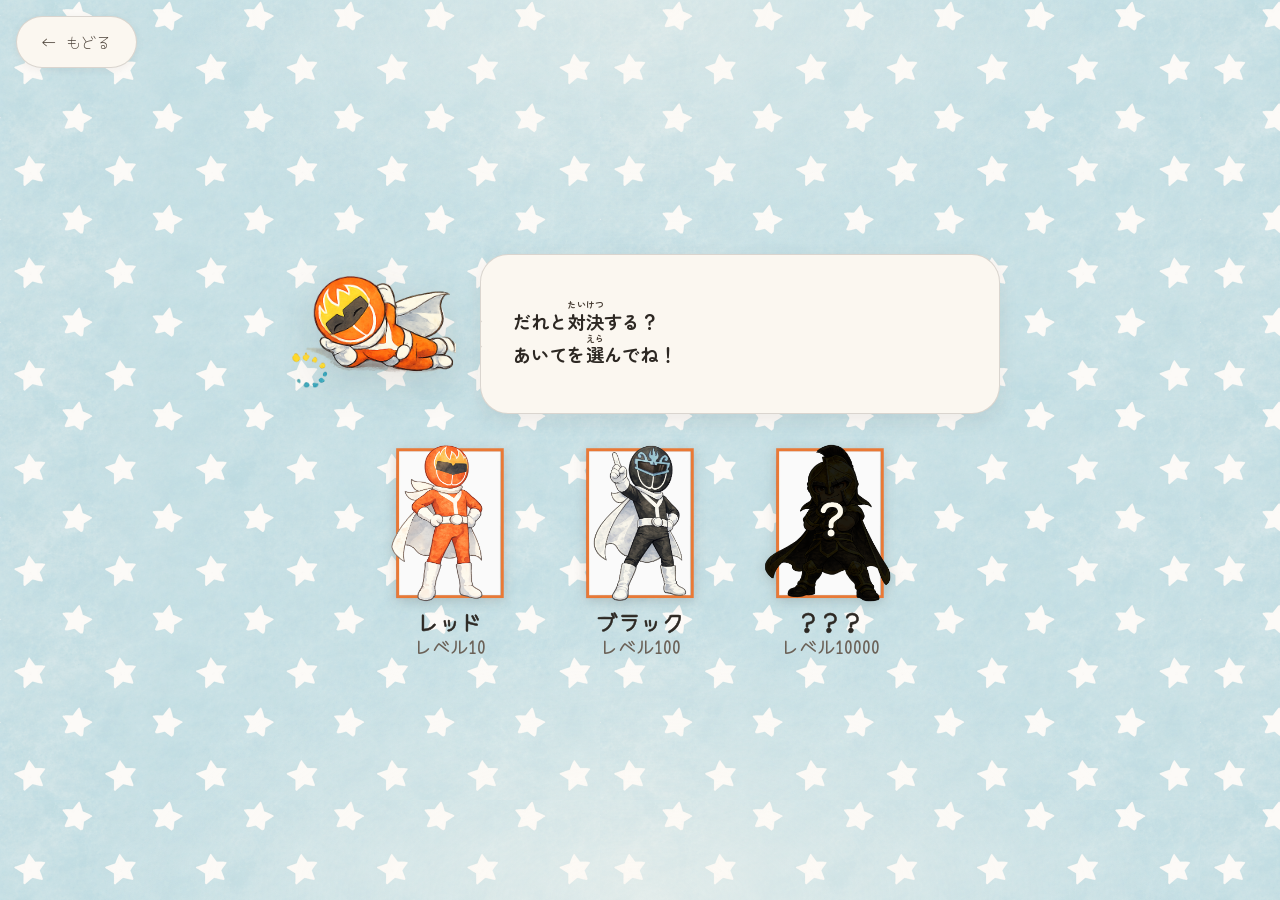
<file: othello.html>
<!DOCTYPE html>
<html lang="ja">
<head>
<meta charset="UTF-8">
<meta name="viewport" content="width=device-width, initial-scale=1.0, viewport-fit=cover">
<title>オセロ｜レッドとあそぼう</title>
<link rel="stylesheet" href="style.css?v=2">
<style>
/* ===== オセロ専用スタイル ===== */

/* キャラ選択 */
/* char-select-title 削除済み */
.char-select {
  display: flex;
  gap: clamp(4px, 2vw, 16px);
  justify-content: center;
  align-items: flex-end;
  width: 100%;
  max-width: 600px;
  margin: 0 auto;
  padding: 0 8px;
  box-sizing: border-box;
}
.char-select-btn {
  background: none;
  border: 3px solid transparent;
  border-radius: 16px;
  padding: 6px 4px 4px;
  cursor: pointer;
  transition: border 0.25s var(--ease-soft), background 0.25s var(--ease-soft);
  -webkit-tap-highlight-color: transparent;
  display: flex;
  flex-direction: column;
  align-items: center;
  gap: 4px;
  flex: 1 1 0;
  min-width: 0;
  max-width: 180px;
  animation: char-float 3s ease-in-out infinite;
}
.char-select-btn:nth-child(1) { animation-delay: 0s; }
.char-select-btn:nth-child(2) { animation-delay: -1s; }
.char-select-btn:nth-child(3) { animation-delay: -2s; }
@keyframes char-float {
  0%, 100% { transform: translateY(0); }
  50% { transform: translateY(-10px); }
}
.char-select-btn img {
  width: 100%;
  max-width: 160px;
  aspect-ratio: 1/1;
  object-fit: contain;
  filter: drop-shadow(0 3px 6px rgba(45,40,35,0.18));
  transition: all 0.25s var(--ease-soft);
}
.char-select-btn:hover {
  animation: char-float-hover 3s ease-in-out infinite;
  border-color: var(--border-mid);
  background: rgba(255,255,255,0.4);
}
.char-select-btn:hover img {
  filter: drop-shadow(0 6px 12px rgba(45,40,35,0.25));
}
.char-select-btn:active { animation: none; transform: translateY(0) scale(0.97); }
@keyframes char-float-hover {
  0%, 100% { transform: translateY(0) scale(1.05); }
  50% { transform: translateY(-12px) scale(1.05); }
}
.char-select-label {
  font-family: 'Yomogi', 'Zen Maru Gothic', cursive;
  font-size: clamp(14px, 3.5vw, 22px);
  font-weight: 900;
  color: var(--ink);
  text-align: center;
  line-height: 1.3;
}
.char-select-name {
  display: block;
  font-weight: 900;
  -webkit-text-stroke: 0.5px var(--ink);
}
.char-select-level {
  font-family: 'Yomogi', 'Zen Maru Gothic', cursive;
  font-size: clamp(11px, 2.8vw, 18px);
  font-weight: 700;
  color: var(--ink-mute);
  display: block;
}

/* 盤面 */
.othello-board {
  display: grid;
  grid-template-columns: repeat(6, 1fr);
  gap: 0;
  border: 4px solid var(--ink);
  border-radius: 6px;
  padding: 0;
  width: min(84vw, 360px);
  aspect-ratio: 1;
  box-shadow: 4px 4px 0 rgba(45,40,35,0.15);
  position: relative;
  filter: url(#hand-drawn-filter);
  transition: background 0.3s;
}
.othello-board-wrap {
  position: relative;
  display: flex;
  justify-content: center;
}
.othello-board-wrap svg { position: absolute; width: 0; height: 0; }

/* 盤面カラーテーマ */
.othello-board.theme-red      { background: #c9d4a9; }
.othello-board.theme-red .othello-cell { background: #c9d4a9; border-color: rgba(45,40,35,0.35); }
.othello-board.theme-red .othello-cell:hover { background: #d4deb8; }

.othello-board.theme-black    { background: #8b9cad; }
.othello-board.theme-black .othello-cell { background: #8b9cad; border-color: rgba(20,30,50,0.35); }
.othello-board.theme-black .othello-cell:hover { background: #9daebe; }

.othello-board.theme-spartan  { background: #c4a96a; }
.othello-board.theme-spartan .othello-cell { background: #c4a96a; border-color: rgba(80,55,20,0.35); }
.othello-board.theme-spartan .othello-cell:hover { background: #d0b87a; }

.othello-cell {
  border: 1.5px solid;
  display: flex;
  align-items: center;
  justify-content: center;
  cursor: pointer;
  position: relative;
  -webkit-tap-highlight-color: transparent;
  transition: background 0.15s ease;
}
.othello-cell.disabled { cursor: not-allowed; }
.othello-cell.hint { }

.othello-stone {
  width: 78%;
  height: 78%;
  border-radius: 50%;
  transition: transform 0.4s var(--ease-spring);
}
.othello-stone.black {
  background: radial-gradient(circle at 38% 36%, #666, #2a2a2a);
  box-shadow: inset 0 -2px 4px rgba(0,0,0,0.4), inset 0 2px 3px rgba(255,255,255,0.08), 2px 2px 4px rgba(0,0,0,0.3);
}
.othello-stone.white {
  background: radial-gradient(circle at 38% 36%, #fff, #e8e0d4);
  box-shadow: inset 0 -2px 4px rgba(0,0,0,0.1), inset 0 2px 3px rgba(255,255,255,0.6), 2px 2px 4px rgba(0,0,0,0.2);
  border: 1.5px solid rgba(180,170,155,0.4);
}

@keyframes stone-flip {
  0%   { transform: scaleX(1); }
  50%  { transform: scaleX(0); }
  100% { transform: scaleX(1); }
}
.othello-stone.flipping { animation: stone-flip 0.4s ease-in-out; }
@keyframes stone-place {
  0%   { transform: scale(0) rotate(-10deg); opacity: 0; }
  60%  { transform: scale(1.12) rotate(2deg); opacity: 1; }
  100% { transform: scale(1) rotate(0deg); opacity: 1; }
}
.othello-stone.placing { animation: stone-place 0.35s var(--ease-spring); }

/* ===== 登場演出共通 ===== */
.entrance-overlay {
  position: fixed;
  inset: 0;
  z-index: 9999;
  display: flex;
  align-items: center;
  justify-content: center;
  flex-direction: column;
  gap: 16px;
  opacity: 0;
  transition: opacity 0.3s;
}
.entrance-overlay.active { opacity: 1; }
.entrance-overlay.fade-out { opacity: 0; transition: opacity 0.8s; }

.entrance-overlay .entrance-char-img {
  width: min(55vw, 260px);
  height: auto;
  max-height: 50vh;
  object-fit: contain;
  position: relative;
  z-index: 2;
  background: transparent;
  border: none; outline: none;
  -webkit-backface-visibility: hidden;
  backface-visibility: hidden;
}

.entrance-overlay .entrance-name {
  font-family: 'Yomogi', 'Zen Maru Gothic', cursive;
  font-weight: 900;
  letter-spacing: 0.12em;
  z-index: 3;
  opacity: 0;
}

/* ===== レッド登場（シャキーン） ===== */
.entrance-overlay.ent-red {
  background: rgba(0,0,0,0.75);
}
/* 二段フラッシュ */
.entrance-overlay.ent-red .entrance-flash {
  position: absolute; inset: 0;
  background: #fff; opacity: 0;
}
.entrance-overlay.ent-red.active .entrance-flash {
  animation: ent-red-flash 1.6s ease-out forwards;
}
@keyframes ent-red-flash {
  0% { opacity:0; } 5% { opacity:1; } 18% { opacity:1; } 30% { opacity:0; }
  55% { opacity:0; } 60% { opacity:0.7; } 70% { opacity:0; } 100% { opacity:0; }
}
/* 放射光線 */
.entrance-overlay.ent-red .entrance-rays {
  position: absolute; width:100%; height:100%; opacity:0;
}
.entrance-overlay.ent-red.active .entrance-rays {
  animation: ent-red-rays 3.2s 0.5s ease-out forwards;
}
@keyframes ent-red-rays {
  0% { opacity:0; transform: scale(0.3) rotate(0); }
  20% { opacity:1; }
  50% { opacity:0.8; transform: scale(1.5) rotate(15deg); }
  100% { opacity:0; transform: scale(2.5) rotate(40deg); }
}
.entrance-overlay.ent-red .ray {
  position:absolute; top:50%; left:50%;
  width:5px; height:140vh;
  background: linear-gradient(to bottom, rgba(255,220,120,1), rgba(255,160,80,0.6), rgba(200,90,77,0.3), transparent);
  transform-origin: top center; border-radius:2px;
}
.entrance-overlay.ent-red .ray:nth-child(1)  { transform: rotate(0deg); }
.entrance-overlay.ent-red .ray:nth-child(2)  { transform: rotate(30deg); }
.entrance-overlay.ent-red .ray:nth-child(3)  { transform: rotate(60deg); }
.entrance-overlay.ent-red .ray:nth-child(4)  { transform: rotate(90deg); }
.entrance-overlay.ent-red .ray:nth-child(5)  { transform: rotate(120deg); }
.entrance-overlay.ent-red .ray:nth-child(6)  { transform: rotate(150deg); }
.entrance-overlay.ent-red .ray:nth-child(7)  { transform: rotate(180deg); }
.entrance-overlay.ent-red .ray:nth-child(8)  { transform: rotate(210deg); }
.entrance-overlay.ent-red .ray:nth-child(9)  { transform: rotate(240deg); }
.entrance-overlay.ent-red .ray:nth-child(10) { transform: rotate(270deg); }
.entrance-overlay.ent-red .ray:nth-child(11) { transform: rotate(300deg); }
.entrance-overlay.ent-red .ray:nth-child(12) { transform: rotate(330deg); }
/* 星パーティクル */
.entrance-overlay.ent-red .ent-star {
  position:absolute; z-index:3;
  width:12px; height:12px;
  background: radial-gradient(circle, rgba(255,220,120,1) 30%, transparent 70%);
  border-radius:50%; opacity:0;
}
.entrance-overlay.ent-red.active .ent-star {
  animation: ent-star-fly 1.4s ease-out forwards;
}
@keyframes ent-star-fly {
  0%   { opacity:1; transform: translate(0,0) scale(1); }
  100% { opacity:0; transform: var(--star-move) scale(0.3); }
}
/* リングエフェクト */
.entrance-overlay.ent-red .ent-ring {
  position:absolute; width:80px; height:80px;
  border:3px solid rgba(255,220,120,0.7);
  border-radius:50%; opacity:0; z-index:1;
}
.entrance-overlay.ent-red.active .ent-ring {
  animation: ent-red-ring 1.2s 0.3s ease-out forwards;
}
@keyframes ent-red-ring {
  0%   { opacity:1; transform: scale(0); }
  100% { opacity:0; transform: scale(10); }
}
/* キャラ登場 */
.entrance-overlay.ent-red .entrance-char-img {
  opacity: 0; transform: scale(0) rotate(-15deg);
  filter: drop-shadow(0 0 40px rgba(255,220,120,0.9)) drop-shadow(0 0 80px rgba(200,90,77,0.6));
}
.entrance-overlay.ent-red.active .entrance-char-img {
  animation: ent-red-char 1.4s 0.4s cubic-bezier(0.34,1.56,0.64,1) forwards;
}
@keyframes ent-red-char {
  0%   { opacity:0; transform: scale(0) rotate(-15deg); }
  35%  { opacity:1; transform: scale(1.35) rotate(5deg); }
  55%  { transform: scale(0.9) rotate(-2deg); }
  70%  { transform: scale(1.1) rotate(1deg); }
  100% { opacity:1; transform: scale(1) rotate(0); }
}
/* シャキーンテキスト */
.entrance-overlay.ent-red .entrance-name {
  font-size: clamp(32px,9vw,58px);
  color: #fff;
  text-shadow: 0 0 25px rgba(255,220,120,1), 0 0 50px rgba(200,90,77,0.8), 4px 4px 0 rgba(200,90,77,0.9);
  transform: scale(0.3);
}
.entrance-overlay.ent-red.active .entrance-name {
  animation: ent-red-text 0.8s 1.2s cubic-bezier(0.34,1.56,0.64,1) forwards;
}
@keyframes ent-red-text {
  0%   { opacity:0; transform: scale(0.3) rotate(-5deg); }
  50%  { opacity:1; transform: scale(1.25) rotate(2deg); }
  75%  { transform: scale(0.95) rotate(0deg); }
  100% { opacity:1; transform: scale(1) rotate(0); }
}

/* ===== ブラック登場（しゅしゅしゅっ！スピード） ===== */
.entrance-overlay.ent-black {
  background: linear-gradient(135deg, #050510 0%, #0a0a2a 30%, #151540 50%, #0a0a2a 70%, #050510 100%);
  overflow: hidden;
}
/* スピードライン（2波） */
.entrance-overlay.ent-black .speed-line {
  position: absolute;
  height: 2px;
  background: linear-gradient(to right, transparent, rgba(140,170,220,0.9), rgba(200,220,255,1), rgba(140,170,220,0.9), transparent);
  opacity: 0;
  left: -20%;
  width: 140%;
}
.entrance-overlay.ent-black.active .speed-line {
  animation: speed-dash 0.7s ease-out forwards, speed-dash2 0.5s 1.6s ease-out forwards;
}
.entrance-overlay.ent-black .speed-line:nth-child(1)  { top:5%;  animation-delay:0.1s,1.5s; height:3px; }
.entrance-overlay.ent-black .speed-line:nth-child(2)  { top:12%; animation-delay:0.18s,1.55s; }
.entrance-overlay.ent-black .speed-line:nth-child(3)  { top:20%; animation-delay:0.05s,1.45s; height:2.5px; }
.entrance-overlay.ent-black .speed-line:nth-child(4)  { top:28%; animation-delay:0.22s,1.6s; }
.entrance-overlay.ent-black .speed-line:nth-child(5)  { top:36%; animation-delay:0.08s,1.48s; height:3px; }
.entrance-overlay.ent-black .speed-line:nth-child(6)  { top:44%; animation-delay:0.2s,1.58s; }
.entrance-overlay.ent-black .speed-line:nth-child(7)  { top:52%; animation-delay:0.12s,1.52s; height:2.5px; }
.entrance-overlay.ent-black .speed-line:nth-child(8)  { top:60%; animation-delay:0.06s,1.46s; }
.entrance-overlay.ent-black .speed-line:nth-child(9)  { top:68%; animation-delay:0.25s,1.62s; height:3px; }
.entrance-overlay.ent-black .speed-line:nth-child(10) { top:76%; animation-delay:0.14s,1.54s; }
.entrance-overlay.ent-black .speed-line:nth-child(11) { top:84%; animation-delay:0.09s,1.49s; height:2px; }
.entrance-overlay.ent-black .speed-line:nth-child(12) { top:92%; animation-delay:0.16s,1.56s; height:2.5px; }
@keyframes speed-dash {
  0%   { opacity:0; transform: translateX(-100%) scaleX(0.5); }
  40%  { opacity:1; }
  100% { opacity:0; transform: translateX(100%) scaleX(1.5); }
}
@keyframes speed-dash2 {
  0%   { opacity:0; transform: translateX(100%) scaleX(0.5); }
  40%  { opacity:0.8; }
  100% { opacity:0; transform: translateX(-100%) scaleX(1.5); }
}

/* 残像（アフターイメージ）3体 */
.entrance-overlay.ent-black .afterimage {
  position: absolute;
  width: min(50vw,240px);
  height: min(50vw,240px);
  object-fit: contain;
  opacity: 0;
  filter: blur(4px) brightness(0.4) saturate(0.2);
  z-index: 1;
}
.entrance-overlay.ent-black.active .afterimage:nth-of-type(1) {
  animation: afterimg 0.8s 0.3s ease-out forwards;
  transform: translateX(-80px);
}
.entrance-overlay.ent-black.active .afterimage:nth-of-type(2) {
  animation: afterimg 0.8s 0.5s ease-out forwards;
  transform: translateX(-45px);
}
.entrance-overlay.ent-black.active .afterimage:nth-of-type(3) {
  animation: afterimg 0.6s 0.7s ease-out forwards;
  transform: translateX(-20px);
  filter: blur(2px) brightness(0.5) saturate(0.4);
}
@keyframes afterimg {
  0%   { opacity: 0.7; }
  100% { opacity: 0; }
}

/* 本体スライドイン */
.entrance-overlay.ent-black .entrance-char-img {
  opacity: 0;
  transform: translateX(120vw);
  filter: drop-shadow(0 0 30px rgba(140,170,220,0.8)) drop-shadow(0 0 60px rgba(80,100,200,0.4));
}
.entrance-overlay.ent-black.active .entrance-char-img {
  animation: black-slide 0.9s 0.6s cubic-bezier(0.22,0.61,0.36,1) forwards;
}
@keyframes black-slide {
  0%   { opacity:0; transform: translateX(80vw) scale(0.8); }
  50%  { opacity:1; transform: translateX(-12px) scale(1.05); }
  70%  { transform: translateX(6px) scale(0.98); }
  85%  { transform: translateX(-2px) scale(1.02); }
  100% { opacity:1; transform: translateX(0) scale(1); }
}

/* スラッシュエフェクト（5本に増量・2波） */
.entrance-overlay.ent-black .slash {
  position: absolute;
  width: 220%;
  height: 3px;
  background: linear-gradient(to right, transparent 15%, rgba(180,210,255,0.95) 50%, transparent 85%);
  opacity: 0;
  z-index: 4;
  transform-origin: center;
}
.entrance-overlay.ent-black.active .slash:nth-child(1) {
  animation: slash-fx1 0.4s 1.0s ease-out forwards;
  top: 35%;
}
.entrance-overlay.ent-black.active .slash:nth-child(2) {
  animation: slash-fx2 0.4s 1.15s ease-out forwards;
  top: 50%;
}
.entrance-overlay.ent-black.active .slash:nth-child(3) {
  animation: slash-fx3 0.4s 1.3s ease-out forwards;
  top: 43%;
}
.entrance-overlay.ent-black.active .slash:nth-child(4) {
  animation: slash-fx4 0.4s 1.45s ease-out forwards;
  top: 58%;
}
.entrance-overlay.ent-black.active .slash:nth-child(5) {
  animation: slash-fx5 0.4s 1.6s ease-out forwards;
  top: 38%;
}
@keyframes slash-fx1 {
  0%   { opacity:1; transform: rotate(-25deg) scaleX(0); }
  50%  { opacity:1; transform: rotate(-25deg) scaleX(1); }
  100% { opacity:0; transform: rotate(-25deg) scaleX(1.3); }
}
@keyframes slash-fx2 {
  0%   { opacity:1; transform: rotate(18deg) scaleX(0); }
  50%  { opacity:1; transform: rotate(18deg) scaleX(1); }
  100% { opacity:0; transform: rotate(18deg) scaleX(1.3); }
}
@keyframes slash-fx3 {
  0%   { opacity:1; transform: rotate(-8deg) scaleX(0); }
  50%  { opacity:1; transform: rotate(-8deg) scaleX(1); }
  100% { opacity:0; transform: rotate(-8deg) scaleX(1.3); }
}
@keyframes slash-fx4 {
  0%   { opacity:1; transform: rotate(30deg) scaleX(0); }
  50%  { opacity:1; transform: rotate(30deg) scaleX(1); }
  100% { opacity:0; transform: rotate(30deg) scaleX(1.3); }
}
@keyframes slash-fx5 {
  0%   { opacity:1; transform: rotate(-35deg) scaleX(0); }
  50%  { opacity:1; transform: rotate(-35deg) scaleX(1); }
  100% { opacity:0; transform: rotate(-35deg) scaleX(1.3); }
}
/* ソニックブーム（衝撃波リング） */
.entrance-overlay.ent-black .sonic-boom {
  position:absolute; width:50px; height:50px;
  border:2px solid rgba(140,180,255,0.6);
  border-radius:50%; opacity:0; z-index:1;
}
.entrance-overlay.ent-black.active .sonic-boom {
  animation: sonic-expand 1s 0.8s ease-out forwards;
}
@keyframes sonic-expand {
  0%   { opacity:0.8; transform: scale(0); }
  100% { opacity:0; transform: scale(12); }
}
/* ブラック名前 */
.entrance-overlay.ent-black .entrance-name {
  font-size: clamp(24px,7vw,46px);
  color: #c0d8f0;
  text-shadow: 0 0 20px rgba(140,170,220,0.9), 0 0 40px rgba(80,100,200,0.6), 2px 2px 0 rgba(40,50,100,0.8);
  transform: translateY(30px);
}
.entrance-overlay.ent-black.active .entrance-name {
  animation: black-name 0.7s 1.8s ease-out forwards;
}
@keyframes black-name {
  0%   { opacity:0; transform: translateY(30px); letter-spacing:0.5em; }
  60%  { opacity:1; }
  100% { opacity:1; transform: translateY(0); letter-spacing:0.12em; }
}

/* ===== スパルタン登場（ラスボス・影から正体判明） ===== */
.entrance-overlay.ent-spartan {
  background: #000;
  overflow: hidden;
}

/* 不穏な赤い霧（ゆっくり脈動） */
.entrance-overlay.ent-spartan .dark-mist {
  position: absolute;
  inset: 0;
  background: radial-gradient(ellipse at 50% 60%, rgba(120,30,20,0.5) 0%, rgba(60,10,5,0.2) 50%, transparent 75%);
  opacity: 0;
}
.entrance-overlay.ent-spartan.active .dark-mist {
  animation: mist-pulse 6s ease-in-out forwards;
}
@keyframes mist-pulse {
  0%   { opacity: 0; }
  15%  { opacity: 0.8; }
  25%  { opacity: 0.4; }
  40%  { opacity: 1; }
  55%  { opacity: 0.5; }
  70%  { opacity: 0.9; }
  85%  { opacity: 1; }
  100% { opacity: 0.4; }
}

/* 地面の亀裂エフェクト */
.entrance-overlay.ent-spartan .ground-crack {
  position:absolute; bottom:15%; left:50%;
  width:0; height:3px;
  background: linear-gradient(to right, transparent, rgba(200,80,30,0.8), rgba(255,160,60,1), rgba(200,80,30,0.8), transparent);
  opacity:0; z-index:2;
  transform: translateX(-50%);
}
.entrance-overlay.ent-spartan.active .ground-crack {
  animation: crack-spread 1.5s 0.8s ease-out forwards;
}
@keyframes crack-spread {
  0%   { opacity:0; width:0; }
  30%  { opacity:1; width:20vw; }
  100% { opacity:0.3; width:80vw; }
}

/* 落雷エフェクト */
.entrance-overlay.ent-spartan .lightning {
  position:absolute; top:0; width:3px; height:50vh;
  background: linear-gradient(to bottom, rgba(200,160,80,0.9), rgba(255,200,100,1), transparent);
  opacity:0; z-index:2;
}
.entrance-overlay.ent-spartan.active .lightning:nth-child(1) {
  left:25%; animation: lightning-strike 0.3s 1.5s ease-out forwards;
}
.entrance-overlay.ent-spartan.active .lightning:nth-child(2) {
  left:70%; animation: lightning-strike 0.3s 2.0s ease-out forwards;
}
.entrance-overlay.ent-spartan.active .lightning:nth-child(3) {
  left:45%; animation: lightning-strike 0.4s 2.8s ease-out forwards;
}
@keyframes lightning-strike {
  0%   { opacity:0; transform: scaleY(0); transform-origin: top; }
  20%  { opacity:1; transform: scaleY(1); }
  40%  { opacity:1; }
  100% { opacity:0; }
}

/* シルエット → 正体判明 */
.entrance-overlay.ent-spartan .entrance-char-img {
  opacity: 0;
  transform: scale(0.85);
  filter: brightness(0) drop-shadow(0 0 50px rgba(180,40,20,0.7));
  transition: filter 2s ease-out;
}
.entrance-overlay.ent-spartan.active .entrance-char-img {
  animation: spartan-appear 2.4s 1.0s ease-out forwards;
}
.entrance-overlay.ent-spartan.phase2 .entrance-char-img {
  filter: brightness(1) drop-shadow(0 0 35px rgba(200,160,80,0.9)) drop-shadow(0 0 70px rgba(180,40,20,0.6));
  transition: filter 1.5s ease-out;
}
@keyframes spartan-appear {
  0%   { opacity: 0; transform: scale(0.6) translateY(40px); }
  40%  { opacity: 0.8; transform: scale(0.9) translateY(-5px); filter: brightness(0); }
  60%  { opacity: 1; transform: scale(1.05) translateY(-10px); filter: brightness(0.05); }
  80%  { transform: scale(0.98) translateY(0); }
  100% { opacity: 1; transform: scale(1) translateY(0); }
}

/* 目が光るエフェクト（2段階） */
.entrance-overlay.ent-spartan .eye-glow {
  position: absolute;
  width: 8px; height: 8px;
  background: #ff3020;
  border-radius: 50%;
  box-shadow: 0 0 20px 8px rgba(255,48,32,0.9), 0 0 50px 15px rgba(255,48,32,0.5), 0 0 80px 20px rgba(200,20,10,0.3);
  opacity: 0;
  z-index: 3;
}
.entrance-overlay.ent-spartan.active .eye-glow {
  animation: eye-flash 2s 2.0s ease-in-out forwards;
}
@keyframes eye-flash {
  0%   { opacity: 0; }
  15%  { opacity: 1; }
  25%  { opacity: 0.2; }
  35%  { opacity: 1; }
  50%  { opacity: 0.4; }
  65%  { opacity: 1; }
  80%  { opacity: 1; }
  100% { opacity: 0; }
}

/* 衝撃波（正体判明時・二重リング） */
.entrance-overlay.ent-spartan .shockwave {
  position: absolute;
  width: 60px; height: 60px;
  border: 3px solid rgba(200,160,80,0.7);
  border-radius: 50%;
  opacity: 0;
  z-index: 1;
}
.entrance-overlay.ent-spartan.phase2 .shockwave:nth-of-type(1) {
  animation: shockwave-expand 1.2s ease-out forwards;
}
.entrance-overlay.ent-spartan.phase2 .shockwave:nth-of-type(2) {
  animation: shockwave-expand 1.2s 0.3s ease-out forwards;
  border-color: rgba(255,80,40,0.5);
}
@keyframes shockwave-expand {
  0%   { opacity: 1; transform: scale(0); }
  100% { opacity: 0; transform: scale(18); }
}

/* 画面揺れ */
.entrance-overlay.ent-spartan.phase2 {
  animation: screen-shake 0.5s ease-out;
}
@keyframes screen-shake {
  0%   { transform: translate(0,0); }
  15%  { transform: translate(-6px,4px); }
  30%  { transform: translate(5px,-5px); }
  45%  { transform: translate(-4px,2px); }
  60%  { transform: translate(3px,-3px); }
  75%  { transform: translate(-2px,1px); }
  100% { transform: translate(0,0); }
}

/* 稲妻フラッシュ（二段） */
.entrance-overlay.ent-spartan .reveal-flash {
  position: absolute; inset: 0;
  background: rgba(200,160,80,0.4);
  opacity: 0;
  z-index: 5;
}
.entrance-overlay.ent-spartan.phase2 .reveal-flash {
  animation: reveal-flash-fx 0.8s ease-out forwards;
}
@keyframes reveal-flash-fx {
  0%   { opacity: 1; }
  25%  { opacity: 0.1; }
  40%  { opacity: 0.8; }
  100% { opacity: 0; }
}

/* 名前（ゴールド・ドーン） */
.entrance-overlay.ent-spartan .entrance-name {
  font-size: clamp(28px,8vw,52px);
  color: #e8c060;
  text-shadow: 0 0 25px rgba(200,160,80,1), 0 0 50px rgba(180,40,20,0.7), 4px 4px 0 rgba(80,20,10,0.9);
  transform: scale(0.5);
}
.entrance-overlay.ent-spartan.phase2 .entrance-name {
  animation: spartan-name 1s 0.5s cubic-bezier(0.34,1.56,0.64,1) forwards;
}
@keyframes spartan-name {
  0%   { opacity: 0; transform: scale(0.3) rotate(-3deg); }
  40%  { opacity: 1; transform: scale(1.2) rotate(1deg); }
  70%  { transform: scale(0.95) rotate(0); }
  100% { opacity: 1; transform: scale(1) rotate(0); }
}

/* スコアバー */
.othello-score {
  display: flex;
  align-items: center;
  gap: var(--s-4);
  font-family: 'Yomogi', 'Zen Maru Gothic', cursive;
  font-size: 1.25rem;
  font-weight: 500;
  color: var(--ink);
  background: var(--linen-soft);
  padding: 8px 20px;
  border-radius: 20px;
  border: 2px dashed var(--border-mid);
}
.score-dot {
  display: inline-block;
  width: 18px; height: 18px;
  border-radius: 50%;
  vertical-align: middle;
  margin-right: 4px;
}
.score-dot.black {
  background: radial-gradient(circle at 38% 36%, #555, #1a1a1a);
  box-shadow: 1px 1px 2px rgba(0,0,0,0.3);
}
.score-dot.white {
  background: radial-gradient(circle at 38% 36%, #fff, #e8e0d4);
  border: 1.5px solid rgba(180,170,155,0.5);
  box-shadow: 1px 1px 2px rgba(0,0,0,0.15);
}
</style>
</head>
<body class="janken">
  <a href="index.html#menu" class="back-link">← もどる</a>

  <div class="container">

    <div class="janken-stage" id="stage">
      <div class="character floating" id="char-wrap">
        <img src="images/relax.png" alt="キャラクター" id="char-img">
      </div>
      <div class="bubble side" id="bubble">
        <span id="bubble-text"></span>
      </div>
    </div>

    <!-- 登場演出オーバーレイ -->
    <div id="entrance-overlay" class="entrance-overlay hidden"></div>

    <!-- キャラ選択 -->
    <div id="level-select">
      <div class="char-select">
        <button type="button" class="char-select-btn" data-opponent="red">
          <img src="images/red-select.png" alt="レッド">
          <span class="char-select-label"><span class="char-select-name">レッド</span><span class="char-select-level">レベル10</span></span>
        </button>
        <button type="button" class="char-select-btn" data-opponent="black">
          <img src="images/black-select.png" alt="ブラック">
          <span class="char-select-label"><span class="char-select-name">ブラック</span><span class="char-select-level">レベル100</span></span>
        </button>
        <button type="button" class="char-select-btn" data-opponent="spartan">
          <img src="images/spartan-select.png" alt="？？？">
          <span class="char-select-label"><span class="char-select-name">？？？</span><span class="char-select-level">レベル10000</span></span>
        </button>
      </div>
    </div>

    <!-- 盤面 -->
    <div class="othello-board-wrap">
      <svg xmlns="http://www.w3.org/2000/svg">
        <filter id="hand-drawn-filter">
          <feTurbulence type="turbulence" baseFrequency="0.015" numOctaves="3" result="noise" seed="2"/>
          <feDisplacementMap in="SourceGraphic" in2="noise" scale="1.8" xChannelSelector="R" yChannelSelector="G"/>
        </filter>
      </svg>
      <div class="othello-board hidden" id="board"></div>
    </div>

    <!-- スコア -->
    <div class="othello-score hidden" id="score-bar">
      <span><span class="score-dot black"></span><span id="score-black">2</span></span>
      <span>−</span>
      <span><span class="score-dot white"></span><span id="score-white">2</span></span>
    </div>

    <!-- ゲーム中やめるボタン -->
    <div class="quiz-buttons hidden" id="quit-area">
      <button type="button" class="btn small" id="quit-btn" style="background:var(--border-mid); color:var(--ink);">やめる</button>
    </div>

    <!-- 終了後ボタン -->
    <div class="quiz-buttons hidden" id="end-buttons">
      <button type="button" class="btn small" id="retry-btn">もういちどやる</button>
      <button type="button" class="btn small" id="change-btn" style="background:var(--honey); color:var(--ink);">たいせんあいてを<ruby>変<rt>か</rt></ruby>える</button>
      <button type="button" class="btn small" id="finish-btn" style="background:var(--sage); color:#fff;">おしまい</button>
    </div>

    <!-- やめた後ボタン -->
    <div class="quiz-buttons hidden" id="quit-end-buttons">
      <a href="index.html#menu" class="btn small" style="background:var(--sage); color:#fff; text-decoration:none; display:inline-flex; align-items:center; justify-content:center;">TOPにもどる</a>
      <a href="bye.html" class="btn small" id="quit-finish-btn" style="background:var(--red); color:#fff; text-decoration:none; display:inline-flex; align-items:center; justify-content:center;">おしまい</a>
    </div>

  </div>

<script>
/* ===== ユーティリティ ===== */
function fillName(s,n,h){return s.replace(/\{name\}/g,n+(h||''));}
function pick(a){return a[Math.floor(Math.random()*a.length)];}
const name  = localStorage.getItem('red_name')  || 'きみ';
const honor = localStorage.getItem('red_honor') || '';

/* ===== タイプライター ===== */
let typeTimer=null,typing=false,currentFullText='';
const bubbleText=document.getElementById('bubble-text');
function tokenizeRuby(html){const t=[];let i=0;while(i<html.length){if(html.startsWith('<ruby>',i)){const e=html.indexOf('</ruby>',i)+7;t.push(html.slice(i,e));i=e;}else if(html.startsWith('<br>',i)){t.push('<br>');i+=4;}else{t.push(html[i]);i++;}}return t;}
function typeWrite(text,speed,cb){if(typeTimer)clearInterval(typeTimer);const tk=tokenizeRuby(text);bubbleText.innerHTML='';currentFullText=text;typing=true;let i=0;typeTimer=setInterval(()=>{if(i<tk.length){i++;bubbleText.innerHTML=tk.slice(0,i).join('');}else{clearInterval(typeTimer);typing=false;if(cb)cb();}},speed);}
function completeTyping(){if(!typing)return;clearInterval(typeTimer);bubbleText.innerHTML=currentFullText;typing=false;}
document.getElementById('bubble').addEventListener('click',()=>{if(typing)completeTyping();});

/* ===== Elements ===== */
const charWrap=document.getElementById('char-wrap');
const charImg=document.getElementById('char-img');
const boardEl=document.getElementById('board');
const scoreBar=document.getElementById('score-bar');
const scoreBlack=document.getElementById('score-black');
const scoreWhite=document.getElementById('score-white');
const levelSelect=document.getElementById('level-select');
const endButtons=document.getElementById('end-buttons');
const retryBtn=document.getElementById('retry-btn');
const changeBtn=document.getElementById('change-btn');
const finishBtn=document.getElementById('finish-btn');
const quitArea=document.getElementById('quit-area');
const quitBtn=document.getElementById('quit-btn');
const quitEndButtons=document.getElementById('quit-end-buttons');
const backLink=document.querySelector('.back-link');

/* ===== 対戦相手システム ===== */
let currentOpponent = 'red';

/* プレイヤー＝黒(B・先手)、AI＝白(W) */
const OPPONENTS = {
  red: {
    aiLevel: 1,
    boardTheme: 'theme-red',
    images: {
      normal: 'normal', happy: 'hai', happy2: 'hai2', sad: 'oshii',
      think: 'wakaru', point: 'point', cheer: 'clap'
    },
    comments: {
      intro: [
        "オセロ<ruby>遊<rt>あそ</rt></ruby>ろ〜{name}！",
        "{name}！オセロ<ruby>対決<rt>たいけつ</rt></ruby>や！",
        "よっしゃ{name}！<br>レッドとオセロ<ruby>勝負<rt>しょうぶ</rt></ruby>やで〜！",
        "{name}きた〜！<br>レッド<ruby>待<rt>ま</rt></ruby>っとったで！",
        "おっ{name}！<br>いっちょやったろか〜！",
        "{name}！<br>レッドとオセロ、<ruby>楽<rt>たの</rt></ruby>しもな〜！"
      ],
      colorExplain: [
        "{name}が<ruby>黒<rt>くろ</rt></ruby>で、<br>レッドが<ruby>白<rt>しろ</rt></ruby>やで！<br><ruby>黒<rt>くろ</rt></ruby>が<ruby>先<rt>さき</rt></ruby>やから、<br>{name}からやで〜！"
      ],
      yourTurn: [
        "{name}の<ruby>番<rt>ばん</rt></ruby>やで〜！<br>どこに<ruby>置<rt>お</rt></ruby>く？",
        "ほな{name}、いってみよか！",
        "{name}、じっくり<ruby>考<rt>かんが</rt></ruby>えてな〜！",
        "つぎは{name}やで！<br>ええとこ<ruby>狙<rt>ねら</rt></ruby>ってな〜！",
        "{name}のターンや！<br>レッド、<ruby>見守<rt>みまも</rt></ruby>っとるで〜",
        "{name}！どこにする〜？<br>レッドドキドキや！",
        "さあ{name}の<ruby>番<rt>ばん</rt></ruby>や！<br>ゆっくりでええからな〜",
        "おっ、{name}のターンやで！<br>どんな<ruby>手<rt>て</rt></ruby>がくるかな〜？",
        "{name}、<ruby>好<rt>す</rt></ruby>きなとこ<ruby>置<rt>お</rt></ruby>き〜！",
        "{name}〜どこいく？<br>レッド<ruby>楽<rt>たの</rt></ruby>しみやわ〜"
      ],
      aiTurn: [
        "レッドの<ruby>番<rt>ばん</rt></ruby>や〜！<br>ちょっと<ruby>待<rt>ま</rt></ruby>っててな…",
        "ふむふむ…<br>レッド<ruby>考<rt>かんが</rt></ruby>え<ruby>中<rt>ちゅう</rt></ruby>やで〜",
        "え〜っと…ここかな〜？",
        "レッドのターン！<br>まかせとき〜！",
        "よっしゃ、レッドいくで〜！",
        "レッドの<ruby>番<rt>ばん</rt></ruby>やで！<br>う〜んどこにしよ…",
        "ほな、レッドいくわ〜！<br>ちょっと<ruby>待<rt>ま</rt></ruby>っててな！",
        "レッドの<ruby>出番<rt>でばん</rt></ruby>や！<br>えへへ〜！",
        "ここかな〜？<br>あっちかな〜？<br>う〜ん…",
        "レッドも<ruby>考<rt>かんが</rt></ruby>えるで〜！<br>ちょっとだけ<ruby>待<rt>ま</rt></ruby>ってな！"
      ],
      playerGood: [
        "おっ！{name}うまいやん！",
        "ええとこ<ruby>置<rt>お</rt></ruby>いたな〜{name}！",
        "さすが{name}！やるやん〜！",
        "{name}、ナイス！<br>レッドちょっとあせるわ〜！",
        "おお〜！{name}かっこええ！",
        "えっ、すご！{name}<ruby>天才<rt>てんさい</rt></ruby>ちゃう？",
        "うわ〜{name}、<br>それはレッド<ruby>困<rt>こま</rt></ruby>るわ〜！",
        "{name}！ナイスナイス！<br>レッドびっくりやで！",
        "おっと〜{name}、<br>そこくるか〜！やるな〜！",
        "すごいすごい！<br>{name}めっちゃ<ruby>上手<rt>じょうず</rt></ruby>やん！"
      ],
      playerBad: [
        "あれ〜{name}、<br>そこでええの？ふふふ",
        "レッド、ちょっとうれしいかも〜！",
        "ほほ〜、{name}、<br>レッドにチャンスくれるん？",
        "{name}、おもしろいとこ<ruby>置<rt>お</rt></ruby>くな〜！",
        "ありがと{name}！<br>レッドもらうで〜",
        "えへへ〜{name}、<br>そこはレッドにありがたいわ〜",
        "あら〜{name}！<br>レッド<ruby>助<rt>たす</rt></ruby>かるわ〜ふふ",
        "{name}、<ruby>大丈夫<rt>だいじょうぶ</rt></ruby>？<br>でもレッドはうれしいで〜",
        "おっと〜{name}！<br>レッドにプレゼントか〜？",
        "わ〜い{name}ありがとう！<br>…って、ええんか？"
      ],
      aiGood: [
        "えへへ〜レッド<ruby>会心<rt>かいしん</rt></ruby>の<ruby>一手<rt>いって</rt></ruby>！",
        "レッド、なかなかやるやろ〜？",
        "ここや！<br>レッドの<ruby>狙<rt>ねら</rt></ruby>いどおりやで！",
        "いっぱいひっくりかえったで〜！",
        "よっしゃ〜！<br>レッド<ruby>好調<rt>こうちょう</rt></ruby>や！",
        "レッドもがんばっとるんやで〜！<br>えへへ！",
        "おっ、いい<ruby>感<rt>かん</rt></ruby>じや！<br>レッドのってきたで〜！",
        "やった〜！<br>レッド<ruby>最高<rt>さいこう</rt></ruby>の<ruby>一手<rt>いって</rt></ruby>や！",
        "ふふ〜ん♪<br>レッドもやるときはやるんやで〜",
        "ここぞ！って<ruby>感<rt>かん</rt></ruby>じや！<br>レッドいけいけ〜！"
      ],
      playerLeading: [
        "{name}、<ruby>強<rt>つよ</rt></ruby>いな〜！<br>レッドがんばらな！",
        "うわ〜{name}<ruby>優勢<rt>ゆうせい</rt></ruby>やん！",
        "{name}リードしてる！<br>レッドピンチや〜！",
        "え〜！{name}<ruby>強<rt>つよ</rt></ruby>！<br>レッドどうしよ〜！",
        "{name}がいっぱいや〜！<br>レッド<ruby>巻<rt>ま</rt></ruby>きかえすで！",
        "うう〜{name}<ruby>強<rt>つよ</rt></ruby>すぎ〜！<br>でもレッドあきらめへん！"
      ],
      aiLeading: [
        "レッドちょっとリードかな〜<br>でも{name}ならいけるで！",
        "レッド<ruby>調子<rt>ちょうし</rt></ruby>ええで〜<br>でも{name}も<ruby>強<rt>つよ</rt></ruby>い！",
        "レッドリードや！<br>でも<ruby>油断<rt>ゆだん</rt></ruby>したらあかんな〜",
        "おっ、レッドがんばってるやろ？<br>でも{name}こわいわ〜",
        "レッドいい<ruby>感<rt>かん</rt></ruby>じやけど<br>{name}のこと<ruby>油断<rt>ゆだん</rt></ruby>でけへんわ〜",
        "ちょっとリードや！<br>でも{name}はあなどれへんで〜"
      ],
      pass: [
        "{name}、<ruby>置<rt>お</rt></ruby>けるとこないわ〜<br>パスやで！",
        "あれ〜<ruby>置<rt>お</rt></ruby>けへん！<br>パスや〜",
        "{name}、パスや〜！<br>でも<ruby>次<rt>つぎ</rt></ruby>がんばろな！",
        "おっと〜{name}<ruby>置<rt>お</rt></ruby>けへんか〜<br>しゃあない、パスやで！"
      ],
      aiPass: [
        "レッド<ruby>置<rt>お</rt></ruby>けへん！<br>パスするわ〜くやし！",
        "えっ！レッド<ruby>置<rt>お</rt></ruby>けへんの！？<br>パスや〜！",
        "うそ〜ん！<br>レッドどこにも<ruby>置<rt>お</rt></ruby>けへん！<br>パスや〜！",
        "くっ…レッドパスや！<br>{name}<ruby>強<rt>つよ</rt></ruby>いわ〜！"
      ],
      winPlayer: [
        "{name}の<ruby>勝<rt>か</rt></ruby>ち〜！<br>すごいやん！<br>レッド<ruby>完敗<rt>かんぱい</rt></ruby>やわ〜！",
        "<ruby>負<rt>ま</rt></ruby>けた〜！{name}<ruby>強<rt>つよ</rt></ruby>すぎ！<br>レッド<ruby>悔<rt>くや</rt></ruby>しいけど<br>すごいわ！",
        "やられた〜！<br>{name}、めっちゃかっこええ！<br>つぎこそレッドが<ruby>勝<rt>か</rt></ruby>つで！",
        "{name}の<ruby>圧勝<rt>あっしょう</rt></ruby>や！<br>レッド<ruby>脱帽<rt>だつぼう</rt></ruby>やで〜！<br>またやろな！",
        "うわ〜ん<ruby>負<rt>ま</rt></ruby>けた〜！<br>でも{name}が<ruby>強<rt>つよ</rt></ruby>いんやから<br>しゃあないな〜！",
        "{name}すごすぎるわ〜！<br>レッド<ruby>感動<rt>かんどう</rt></ruby>してもうたで！<br>つぎもやろな！"
      ],
      winAI: [
        "やった〜レッドの<ruby>勝<rt>か</rt></ruby>ち！<br>でも{name}もがんばったで！<br>またやろな！",
        "レッド<ruby>勝<rt>か</rt></ruby>っちゃった〜！<br>{name}のあの<ruby>一手<rt>いって</rt></ruby>はよかったで〜",
        "レッドがんばった〜！<br>{name}もナイスファイトやったで！",
        "えへへ〜レッドの<ruby>勝<rt>か</rt></ruby>ち！<br>でもな、{name}も<ruby>強<rt>つよ</rt></ruby>かったで！<br>いい<ruby>勝負<rt>しょうぶ</rt></ruby>やったわ〜！",
        "レッドの<ruby>勝<rt>か</rt></ruby>ちや〜！<br>でも{name}にはドキドキしたわ〜<br>リベンジ<ruby>待<rt>ま</rt></ruby>ってるで！",
        "やった〜！<br>でも{name}のあの<ruby>攻<rt>せ</rt></ruby>めはこわかった〜<br>つぎはもっとすごい<ruby>勝負<rt>しょうぶ</rt></ruby>になるで！"
      ],
      draw: [
        "ひきわけ〜！<br>{name}とレッド<ruby>互角<rt>ごかく</rt></ruby>やん！",
        "おんなじ<ruby>数<rt>かず</rt></ruby>！？<br>すごい{name}！<ruby>運命<rt>うんめい</rt></ruby>やん！",
        "ドロー！{name}もレッドもがんばったな〜！",
        "ぴったり<ruby>同<rt>おな</rt></ruby>じ！？<br>すごいな〜！<br>{name}とレッドは<ruby>最高<rt>さいこう</rt></ruby>のライバルやで！",
        "ひきわけか〜！<br>ええ<ruby>勝負<rt>しょうぶ</rt></ruby>やったなあ！<br>つぎこそ<ruby>決着<rt>けっちゃく</rt></ruby>つけよ！"
      ],
      bye: [
        "ばいばい{name}！<br>またいつでもおいで〜！<br>レッド<ruby>待<rt>ま</rt></ruby>っとるで！",
        "おつかれ{name}！<br>いつでも<ruby>遊<rt>あそ</rt></ruby>びにきてな〜！<br>レッドここにおるで！",
        "{name}、ばいば〜い！<br>またオセロやろな〜！<br>レッド<ruby>楽<rt>たの</rt></ruby>しみにしてるわ！",
        "またな〜{name}！<br>いつでも<ruby>待<rt>ま</rt></ruby>ってるで〜！<br>レッドより！"
      ]
    }
  },
  black: {
    aiLevel: 4,
    boardTheme: 'theme-black',
    images: {
      normal: 'black-pose', happy: 'black-fight', happy2: 'black1', sad: 'black-umm',
      think: 'black-think', point: 'black-make', cheer: 'black-fly'
    },
    comments: {
      intro: [
        "シブレンジャー・ブラック。<br>よろしくね、{name}。<br><ruby>覚悟<rt>かくご</rt></ruby>はいいかい？<br>…なんてね。<ruby>楽<rt>たの</rt></ruby>しくやろう！",
        "ボクはシブレンジャー・ブラック。<br>よく<ruby>来<rt>き</rt></ruby>たね{name}。<br>オセロ<ruby>勝負<rt>しょうぶ</rt></ruby>しよう。<br><ruby>手加減<rt>てかげん</rt></ruby>は…ちょっとだけね。",
        "シブレンジャー・ブラックだ。<br>{name}か。いいね。<br><ruby>本気<rt>ほんき</rt></ruby>で<ruby>相手<rt>あいて</rt></ruby>するよ。…たぶん。",
        "ボクはブラック。<br>{name}とオセロ、<ruby>楽<rt>たの</rt></ruby>しみだな。<br>さあ、はじめよう。",
        "シブレンジャー・ブラック、<ruby>参上<rt>さんじょう</rt></ruby>。<br>{name}、<ruby>準備<rt>じゅんび</rt></ruby>はいいかい？",
        "ブラックだよ。<br>{name}と<ruby>対決<rt>たいけつ</rt></ruby>できてうれしいな。<br>さあ、<ruby>勝負<rt>しょうぶ</rt></ruby>しよう。"
      ],
      colorExplain: [
        "{name}が<ruby>黒<rt>くろ</rt></ruby>、ボクが<ruby>白<rt>しろ</rt></ruby>だよ。<br><ruby>黒<rt>くろ</rt></ruby>が<ruby>先手<rt>せんて</rt></ruby>だから、<br>{name}からどうぞ。"
      ],
      yourTurn: [
        "{name}の<ruby>番<rt>ばん</rt></ruby>だよ。<br>じっくりいこう。",
        "さあ{name}、<ruby>次<rt>つぎ</rt></ruby>の<ruby>一手<rt>いって</rt></ruby>は？",
        "{name}のターンだ。<br>ボクは<ruby>待<rt>ま</rt></ruby>ってるよ。",
        "どこに<ruby>置<rt>お</rt></ruby>く？{name}。<br><ruby>落<rt>お</rt></ruby>ち<ruby>着<rt>つ</rt></ruby>いてね。",
        "{name}、いい<ruby>手<rt>て</rt></ruby>を<ruby>見<rt>み</rt></ruby>せてくれ。",
        "{name}の<ruby>番<rt>ばん</rt></ruby>だね。<br>どう<ruby>出<rt>で</rt></ruby>るか<ruby>楽<rt>たの</rt></ruby>しみだよ。",
        "さあ{name}、キミの<ruby>番<rt>ばん</rt></ruby>だ。<br>ゆっくり<ruby>考<rt>かんが</rt></ruby>えていいよ。",
        "{name}のターンだね。<br>ボク、ちょっとドキドキしてる。",
        "<ruby>次<rt>つぎ</rt></ruby>は{name}だよ。<br>いい<ruby>手<rt>て</rt></ruby>を<ruby>期待<rt>きたい</rt></ruby>してる。",
        "{name}、どこに<ruby>置<rt>お</rt></ruby>くか<ruby>決<rt>き</rt></ruby>まった？<br>ボクは<ruby>待<rt>ま</rt></ruby>ってるよ。"
      ],
      aiTurn: [
        "ブラックのターンだ。<br>ちょっと<ruby>待<rt>ま</rt></ruby>ってね…",
        "ふむ…ここかな。<br>ブラック、<ruby>考<rt>かんが</rt></ruby>え<ruby>中<rt>ちゅう</rt></ruby>。",
        "なるほどね…<br>ブラック、いくよ。",
        "ボクの<ruby>番<rt>ばん</rt></ruby>だね。<br>ちょっと<ruby>考<rt>かんが</rt></ruby>えさせて。",
        "さて…どこにしようかな。",
        "ブラック、いくよ。<br>ちょっと<ruby>待<rt>ま</rt></ruby>ってね。",
        "ふむ…なるほど。<br>ここしかないね。",
        "ボクのターンだ。<br><ruby>見<rt>み</rt></ruby>ててね{name}。",
        "ここだね…たぶん。<br>いや、きっとここだ。",
        "ブラック、<ruby>考<rt>かんが</rt></ruby>え<ruby>中<rt>ちゅう</rt></ruby>…<br>よし、<ruby>決<rt>き</rt></ruby>めた。"
      ],
      playerGood: [
        "おっ、{name}やるね。<br>ちょっと<ruby>驚<rt>おどろ</rt></ruby>いたよ。",
        "いい<ruby>手<rt>て</rt></ruby>だ{name}。<br>ボクも<ruby>気<rt>き</rt></ruby>を<ruby>引<rt>ひ</rt></ruby>き<ruby>締<rt>し</rt></ruby>めないと。",
        "さすがだね{name}。<br>なかなかやるじゃないか。",
        "ほう…{name}、<br>それはいい<ruby>一手<rt>いって</rt></ruby>だ。",
        "{name}、うまいなあ。<br>ブラック、ちょっとあせってる。",
        "おっと…{name}、<br>それはいいところを<ruby>突<rt>つ</rt></ruby>いてきたね。",
        "さすが{name}。<br>ボクの<ruby>予想<rt>よそう</rt></ruby>を<ruby>超<rt>こ</rt></ruby>えてきた。",
        "{name}、その<ruby>手<rt>て</rt></ruby>は<ruby>見事<rt>みごと</rt></ruby>だよ。<br><ruby>正直<rt>しょうじき</rt></ruby>ドキッとした。",
        "なるほどね{name}…<br>キミ、<ruby>才能<rt>さいのう</rt></ruby>あるよ。",
        "{name}、ナイスだ。<br>ブラック、<ruby>本気<rt>ほんき</rt></ruby><ruby>出<rt>だ</rt></ruby>さないとまずいな。"
      ],
      playerBad: [
        "あれ{name}、<br>そこでいいの？…ふふ。",
        "ブラック、<br>ちょっとうれしいかも。",
        "{name}、ありがとう。<br>もらっちゃうよ？",
        "おや…{name}、<br>ボクにチャンスをくれるんだね。",
        "ふふ、{name}。<br>ボクに<ruby>優<rt>やさ</rt></ruby>しいね。",
        "{name}、<ruby>大丈夫<rt>だいじょうぶ</rt></ruby>？<br>でも…ありがたいよ。",
        "おや{name}、<br>そこはボクにとって<ruby>都合<rt>つごう</rt></ruby>がいいな。",
        "ふむ…{name}、<br>ボクのことが<ruby>好<rt>す</rt></ruby>きなのかい？<br>…なんてね。",
        "{name}、ドンマイ。<br>でもボクはもらうよ？",
        "あっ、{name}…<br>それはちょっと<ruby>助<rt>たす</rt></ruby>かるかな。ふふ。"
      ],
      aiGood: [
        "ブラック<ruby>会心<rt>かいしん</rt></ruby>の<ruby>一手<rt>いって</rt></ruby>。<br>どうだい？",
        "ここだ。<br>ブラックの<ruby>読<rt>よ</rt></ruby>みどおり。",
        "いい<ruby>感<rt>かん</rt></ruby>じだね。<br>ブラック、<ruby>好調<rt>こうちょう</rt></ruby>だよ。",
        "たくさんひっくりかえったね。<br>…ごめんね？",
        "ブラック、なかなかでしょ？<br>ふふ。",
        "ここしかないと<ruby>思<rt>おも</rt></ruby>ったんだ。<br>どうかな？",
        "ブラックの<ruby>狙<rt>ねら</rt></ruby>いどおりだ。<br>ふふ、<ruby>気持<rt>きも</rt></ruby>ちいいね。",
        "おっ、いい<ruby>手<rt>て</rt></ruby>だったね。<br>ブラック、のってきたよ。",
        "いっぱい<ruby>返<rt>かえ</rt></ruby>せた。<br>ごめんね{name}、でもこれが<ruby>勝負<rt>しょうぶ</rt></ruby>だ。",
        "よし、ブラックいい<ruby>感<rt>かん</rt></ruby>じだ。<br>でも<ruby>油断<rt>ゆだん</rt></ruby>しないよ。"
      ],
      playerLeading: [
        "{name}、<ruby>強<rt>つよ</rt></ruby>いね…<br>ブラック、がんばらないと。",
        "うーん{name}<ruby>優勢<rt>ゆうせい</rt></ruby>か。<br>でもまだわからないよ。",
        "{name}リードだね。<br>ブラック、ここからだ。",
        "{name}がリードしてる…<br>でもボクはあきらめないよ。",
        "ちょっとまずいかな…<br>でも{name}、<ruby>最後<rt>さいご</rt></ruby>までわからないよ？",
        "{name}<ruby>強<rt>つよ</rt></ruby>いなあ…<br>ブラック、<ruby>本気<rt>ほんき</rt></ruby><ruby>出<rt>だ</rt></ruby>すよ。"
      ],
      aiLeading: [
        "ブラック、少しリードかな。<br>でも{name}はあなどれない。",
        "いい<ruby>調子<rt>ちょうし</rt></ruby>だけど…<br>{name}のことだから<ruby>油断<rt>ゆだん</rt></ruby>できないな。",
        "ブラックリードだ。<br>でも<ruby>最後<rt>さいご</rt></ruby>までわからないよ。",
        "ちょっとリードしてるけど…<br>{name}のことだから<ruby>怖<rt>こわ</rt></ruby>いんだよね。",
        "ブラックいい<ruby>感<rt>かん</rt></ruby>じだ。<br>でも{name}が<ruby>逆転<rt>ぎゃくてん</rt></ruby>するかも。",
        "リードしてるけど…<br>{name}、ボクは<ruby>油断<rt>ゆだん</rt></ruby>しないよ。"
      ],
      pass: [
        "{name}、<ruby>置<rt>お</rt></ruby>ける<ruby>場所<rt>ばしょ</rt></ruby>がないみたいだ。<br>パスだね。",
        "あ、{name}<ruby>置<rt>お</rt></ruby>けないね。<br>パスだ。<ruby>次<rt>つぎ</rt></ruby>がんばろう。",
        "{name}、パスだね。<br>ドンマイ。<ruby>次<rt>つぎ</rt></ruby>のチャンスを<ruby>待<rt>ま</rt></ruby>とう。",
        "おっと{name}、パスか。<br>でもすぐまたキミの<ruby>番<rt>ばん</rt></ruby>がくるよ。"
      ],
      aiPass: [
        "ブラック、<ruby>置<rt>お</rt></ruby>けない…！<br>パスだ。くやしいな。",
        "えっ、ボク<ruby>置<rt>お</rt></ruby>ける<ruby>場所<rt>ばしょ</rt></ruby>がない…<br>パスだ！",
        "まさかボクがパスとは…<br>{name}、やるね。",
        "ブラック、パスだ…<br>くう、くやしい。"
      ],
      winPlayer: [
        "{name}の<ruby>勝<rt>か</rt></ruby>ちだ。<br>すごいよ。<ruby>完敗<rt>かんぱい</rt></ruby>だ。<br>…でも<ruby>楽<rt>たの</rt></ruby>しかった。",
        "<ruby>負<rt>ま</rt></ruby>けた…{name}、<ruby>強<rt>つよ</rt></ruby>いね。<br>ブラック、<ruby>素直<rt>すなお</rt></ruby>にくやしい。<br>またやろう。",
        "{name}の<ruby>圧勝<rt>あっしょう</rt></ruby>だね。<br>ボクもまだまだだな。<br><ruby>次<rt>つぎ</rt></ruby>は<ruby>負<rt>ま</rt></ruby>けないよ。",
        "やられたよ{name}。<br>キミは<ruby>強<rt>つよ</rt></ruby>い。<br>でもボクも<ruby>成長<rt>せいちょう</rt></ruby>するよ。",
        "{name}の<ruby>勝<rt>か</rt></ruby>ちだ…<br>くやしいけど、<br>キミとやれて<ruby>楽<rt>たの</rt></ruby>しかったよ。",
        "<ruby>完敗<rt>かんぱい</rt></ruby>だね…<br>{name}、すごいよ。<br>リベンジさせてくれ。"
      ],
      winAI: [
        "ブラックの<ruby>勝<rt>か</rt></ruby>ちだ。<br>でも{name}、<ruby>強<rt>つよ</rt></ruby>かったよ。<br>いい<ruby>勝負<rt>しょうぶ</rt></ruby>だった。",
        "<ruby>勝<rt>か</rt></ruby>っちゃった。<br>でも{name}のあの<ruby>一手<rt>いって</rt></ruby>は<br>ドキッとしたよ。",
        "ブラックの<ruby>勝<rt>か</rt></ruby>ちだね。<br>{name}もナイスファイト。<br>リベンジ<ruby>待<rt>ま</rt></ruby>ってるよ。",
        "ボクの<ruby>勝<rt>か</rt></ruby>ちだ。<br>でも{name}、キミは<ruby>強<rt>つよ</rt></ruby>い。<br>またやろう。",
        "ブラック、<ruby>勝<rt>か</rt></ruby>たせてもらったよ。<br>{name}のあの<ruby>攻<rt>せ</rt></ruby>めは<br>ほんとにヒヤッとした。",
        "<ruby>勝<rt>か</rt></ruby>ったけど…<br>ギリギリだったよ{name}。<br><ruby>次<rt>つぎ</rt></ruby>はわからないね。"
      ],
      draw: [
        "ひきわけか。<br>{name}とブラック、<ruby>互角<rt>ごかく</rt></ruby>だね。<br>いい<ruby>勝負<rt>しょうぶ</rt></ruby>だった。",
        "おんなじ<ruby>数<rt>かず</rt></ruby>…！<br>{name}、やるね。<br><ruby>次<rt>つぎ</rt></ruby>こそ<ruby>決着<rt>けっちゃく</rt></ruby>をつけよう。",
        "ドロー…！<br>{name}とボク、ぴったり<ruby>同<rt>おな</rt></ruby>じか。<br>すごい<ruby>勝負<rt>しょうぶ</rt></ruby>だったね。",
        "ひきわけだ。<br>{name}、キミはボクと<ruby>互角<rt>ごかく</rt></ruby>だよ。<br>それってすごいことだ。"
      ],
      bye: [
        "じゃあね{name}。<br>またいつでもおいで。<br>ボクはいつでもここにいるよ。",
        "おつかれ{name}。<br>いい<ruby>勝負<rt>しょうぶ</rt></ruby>だったね。<br>またやろう。<ruby>待<rt>ま</rt></ruby>ってるよ。",
        "バイバイ{name}。<br>キミとのオセロ、<ruby>楽<rt>たの</rt></ruby>しかったよ。<br>いつでも<ruby>来<rt>き</rt></ruby>てね。",
        "またね{name}。<br>ブラックはいつでも<br>キミを<ruby>待<rt>ま</rt></ruby>ってるよ。"
      ]
    }
  },
  spartan: {
    aiLevel: 8,
    boardTheme: 'theme-spartan',
    images: {
      normal: 'spartan', happy: 'spartan-fight', happy2: 'spartan-agree', sad: 'spartan-lose',
      think: 'spartan-think', point: 'spartan-agree', cheer: 'spartan-fight'
    },
    comments: {
      intro: [
        "オレはシブ・スパルタン。<br>フッ…{name}か。<br>オレに<ruby>挑<rt>いど</rt></ruby>むとはいい<ruby>度胸<rt>どきょう</rt></ruby>だぜ。<br>…<ruby>泣<rt>な</rt></ruby>いても<ruby>知<rt>し</rt></ruby>らねえからな？",
        "シブ・スパルタンだ。<ruby>覚<rt>おぼ</rt></ruby>えときな。<br>へえ、{name}がオレの<ruby>相手<rt>あいて</rt></ruby>？<br>ちょっとは<ruby>楽<rt>たの</rt></ruby>しませてくれよ？",
        "シブ・スパルタン<ruby>参上<rt>さんじょう</rt></ruby>！<br>おっと{name}、<ruby>勇気<rt>ゆうき</rt></ruby>あるじゃねえか。<br>レベル10000の<ruby>実力<rt>じつりょく</rt></ruby>、<br><ruby>見<rt>み</rt></ruby>せてやるぜ。",
        "オレがシブ・スパルタンだ。<br>{name}…ほう、いい<ruby>目<rt>め</rt></ruby>してるじゃねえか。<br><ruby>期待<rt>きたい</rt></ruby>してるぜ？",
        "シブ・スパルタン、<ruby>降臨<rt>こうりん</rt></ruby>。<br>フフ…{name}、<ruby>震<rt>ふる</rt></ruby>えてるか？<br>…冗談だぜ。<br>さあ、<ruby>勝負<rt>しょうぶ</rt></ruby>といこうか。",
        "オレの<ruby>名<rt>な</rt></ruby>はシブ・スパルタン。<br>{name}か…おもしろい。<br><ruby>本気<rt>ほんき</rt></ruby>でかかってこいよ。"
      ],
      colorExplain: [
        "{name}が<ruby>黒<rt>くろ</rt></ruby>、オレが<ruby>白<rt>しろ</rt></ruby>だ。<br><ruby>黒<rt>くろ</rt></ruby>が<ruby>先手<rt>せんて</rt></ruby>だぜ。<br>さあ、かかってきな！"
      ],
      yourTurn: [
        "{name}の<ruby>番<rt>ばん</rt></ruby>だぜ。<br>さあ、どう<ruby>出<rt>で</rt></ruby>る？",
        "ほら{name}、<ruby>次<rt>つぎ</rt></ruby>はキミだぜ。<br>なやんでるヒマはないぜ？",
        "{name}のターンだ。<br>オレを<ruby>驚<rt>おどろ</rt></ruby>かせてくれよ。",
        "さあ{name}、<ruby>見<rt>み</rt></ruby>せてくれ。<br>キミの<ruby>本気<rt>ほんき</rt></ruby>ってやつをさ。",
        "{name}、どこに<ruby>置<rt>お</rt></ruby>く？<br>じっくり<ruby>考<rt>かんが</rt></ruby>えな。",
        "キミの<ruby>番<rt>ばん</rt></ruby>だぜ{name}。<br>オレを<ruby>楽<rt>たの</rt></ruby>しませてくれよ。",
        "{name}、<ruby>次<rt>つぎ</rt></ruby>の<ruby>一手<rt>いって</rt></ruby>は？<br>オレはいつでもいいぜ。",
        "フッ…{name}のターンだ。<br>どんな<ruby>手<rt>て</rt></ruby>を<ruby>打<rt>う</rt></ruby>ってくるかな。",
        "{name}、ほら<ruby>早<rt>はや</rt></ruby>くしな。<br>…なんてね、ゆっくりでいいぜ。",
        "さあ{name}。<br>オレに<ruby>勝<rt>か</rt></ruby>てると<ruby>思<rt>おも</rt></ruby>うなら<br>いい<ruby>手<rt>て</rt></ruby>を<ruby>見<rt>み</rt></ruby>せてくれ。"
      ],
      aiTurn: [
        "オレの<ruby>番<rt>ばん</rt></ruby>だぜ。<br>ちょっと<ruby>待<rt>ま</rt></ruby>ちな…",
        "フッ…ここだな。<br><ruby>見<rt>み</rt></ruby>てな{name}。",
        "オレのターンだ。<br><ruby>震<rt>ふる</rt></ruby>えて<ruby>待<rt>ま</rt></ruby>ちな…なんてね。",
        "さてと…<br>オレの<ruby>一手<rt>いって</rt></ruby>、いくぜ。",
        "ふむ…なるほどね。<br>オレにまかせな。",
        "オレの<ruby>番<rt>ばん</rt></ruby>だ。<br><ruby>最善<rt>さいぜん</rt></ruby>の<ruby>一手<rt>いって</rt></ruby>を<ruby>見<rt>み</rt></ruby>せてやるぜ。",
        "フフ…<ruby>見<rt>み</rt></ruby>てな{name}。<br>これがオレの<ruby>実力<rt>じつりょく</rt></ruby>だぜ。",
        "オレのターンだ。<br>ちょっと<ruby>待<rt>ま</rt></ruby>ちな…<br>よし、<ruby>決<rt>き</rt></ruby>まった。",
        "ふむ、なるほど…<br>ここしかねえな。いくぜ。",
        "フッ…ここだ。<br>{name}、<ruby>覚悟<rt>かくご</rt></ruby>しな。"
      ],
      playerGood: [
        "ほう…{name}、やるじゃねえか。<br>ちょっと<ruby>見直<rt>みなお</rt></ruby>したぜ。",
        "おっと{name}、いい<ruby>手<rt>て</rt></ruby>だ。<br>オレもうかうかしてられねえな。",
        "フッ…{name}、<br>なかなかセンスあるぜ。",
        "へえ！{name}やるじゃん。<br>…ちょっとドキッとしたぜ。",
        "{name}、おみごとだぜ。<br>オレを<ruby>焦<rt>あせ</rt></ruby>らせるとはね。",
        "おいおい{name}…<br>マジでやるじゃねえか。<br>オレ、ちょっとあせったぜ。",
        "なかなかやるな{name}。<br>ちょっとだけ<ruby>認<rt>みと</rt></ruby>めてやるぜ。",
        "ほう…その<ruby>手<rt>て</rt></ruby>か。<br>{name}、キミ<ruby>面白<rt>おもしろ</rt></ruby>いやつだな。",
        "フッ…やるね{name}。<br>オレのことをよく<ruby>見<rt>み</rt></ruby>てるじゃねえか。",
        "{name}！いい<ruby>手<rt>て</rt></ruby>だぜ！<br>…くっ、ちょっと<ruby>痛<rt>いた</rt></ruby>い。"
      ],
      playerBad: [
        "あれ{name}、<br>そこでいいのかい？…フフ。",
        "ありがたくもらうぜ{name}。<br>…なんて、ドンマイだ。",
        "フッ、{name}。<br>オレに<ruby>優<rt>やさ</rt></ruby>しいんだな。",
        "おやおや{name}。<br>チャンスをくれるのかい？",
        "{name}…まあ、<br><ruby>次<rt>つぎ</rt></ruby>がんばれよ。",
        "フフ…{name}、<br>そこはオレにとって<ruby>最高<rt>さいこう</rt></ruby>だぜ。",
        "おっと{name}、ラッキーだぜ。<br>ありがたくもらうよ。",
        "{name}、ドンマイだ。<br>でもオレは<ruby>容赦<rt>ようしゃ</rt></ruby>しねえぜ。",
        "フッ、{name}。<br>オレのことが<ruby>好<rt>す</rt></ruby>きなのか？<br>…なんてね。",
        "おいおい{name}…<br>オレにプレゼントか？<br>ありがたくもらうぜ。"
      ],
      aiGood: [
        "フッ…<ruby>会心<rt>かいしん</rt></ruby>の<ruby>一手<rt>いって</rt></ruby>だぜ。<br>どうだい{name}？",
        "ここだ。<br>オレの<ruby>読<rt>よ</rt></ruby>みは<ruby>完璧<rt>かんぺき</rt></ruby>だぜ。",
        "いっぱいひっくりかえったな！<br>…すまねえな、{name}。",
        "フフ、オレ<ruby>好調<rt>こうちょう</rt></ruby>だぜ。<br>でも{name}もがんばれよ。",
        "これがレベル10000ってやつだぜ。<br>…なんてね。",
        "オレは<ruby>無敵<rt>むてき</rt></ruby>だぜ？<br><ruby>今<rt>いま</rt></ruby>のでわかったろ？",
        "オレに<ruby>勝<rt>か</rt></ruby>てるやつなんて<br>この<ruby>世<rt>よ</rt></ruby>にいねえよ。<br>…たぶんね。",
        "どうだ{name}？<br>これがオレの<ruby>実力<rt>じつりょく</rt></ruby>だぜ。",
        "フッ…<ruby>完璧<rt>かんぺき</rt></ruby>な<ruby>一手<rt>いって</rt></ruby>だ。<br>オレ<ruby>自身<rt>じしん</rt></ruby>にほれぼれするぜ。",
        "いい<ruby>手<rt>て</rt></ruby>だろ？<br>オレは<ruby>天才<rt>てんさい</rt></ruby>だからな。<br>…なんてね。"
      ],
      playerLeading: [
        "ほう…{name}、やるな。<br>オレもそろそろ<ruby>本気<rt>ほんき</rt></ruby><ruby>出<rt>だ</rt></ruby>すかな。",
        "{name}リードか…<br>フッ、おもしろくなってきたぜ。",
        "うーん{name}<ruby>強<rt>つよ</rt></ruby>い…<br>でもオレはここからだぜ。",
        "ちょっと<ruby>待<rt>ま</rt></ruby>て…まさか<br>オレがおされてる…だと？<br>ありえねえ…！",
        "{name}…おまえ<ruby>本当<rt>ほんと</rt></ruby>に<ruby>強<rt>つよ</rt></ruby>いな。<br>でもオレは<ruby>最後<rt>さいご</rt></ruby>に<ruby>勝<rt>か</rt></ruby>つ<ruby>男<rt>おとこ</rt></ruby>だぜ。",
        "フッ…{name}、やるじゃねえか。<br>でもオレをなめるなよ？<br>ここからが<ruby>本番<rt>ほんばん</rt></ruby>だぜ。",
        "おいおい…{name}リードかよ。<br>…<ruby>面白<rt>おもしろ</rt></ruby>い。<br><ruby>燃<rt>も</rt></ruby>えてきたぜ。",
        "くっ…{name}がリードか。<br>だがオレは<ruby>逆境<rt>ぎゃっきょう</rt></ruby>にこそ<ruby>強<rt>つよ</rt></ruby>いんだぜ。"
      ],
      aiLeading: [
        "オレがリードだぜ。<br>でも{name}、あきらめるなよ？",
        "フッ、いい<ruby>調子<rt>ちょうし</rt></ruby>だ。<br>でも{name}の<ruby>逆転<rt>ぎゃくてん</rt></ruby>もあるかもな。",
        "オレリードだけど…<br>{name}のことだ、<ruby>油断<rt>ゆだん</rt></ruby>はしねえぜ。",
        "フフ…やっぱりオレは<ruby>強<rt>つよ</rt></ruby>い。<br>でも{name}もなかなかだぜ。",
        "オレがリードだ。<br>でも{name}、<br>あきらめたら<ruby>試合終了<rt>しあいしゅうりょう</rt></ruby>だぜ？",
        "フッ…<ruby>予定<rt>よてい</rt></ruby>どおりだぜ。<br>でも{name}、まだチャンスはある。<br>…かもな。",
        "リードしてるぜ。<br>でも{name}が<ruby>逆転<rt>ぎゃくてん</rt></ruby>したら<br>それはそれでカッコいいな。",
        "オレがリードだ。<br>まあ、<ruby>当然<rt>とうぜん</rt></ruby>だぜ。<br>…なんてね。{name}もがんばれよ。"
      ],
      pass: [
        "{name}、<ruby>置<rt>お</rt></ruby>ける<ruby>場所<rt>ばしょ</rt></ruby>がないぜ。<br>パスだ。<ruby>次<rt>つぎ</rt></ruby>がんばれよ。",
        "おっと{name}、パスだな。<br>ドンマイだぜ。",
        "{name}、パスか。<br>でも<ruby>落<rt>お</rt></ruby>ちこむなよ。<br>チャンスはまだあるぜ。",
        "フッ…{name}、パスだな。<br>でもあきらめるなよ？"
      ],
      aiPass: [
        "くっ…オレが<ruby>置<rt>お</rt></ruby>けないだと…！？<br>パスだぜ…くやしい…！",
        "まさかオレがパス…！<br>{name}、やるじゃねえか…！",
        "バカな…オレがパスだと！？<br>{name}…おまえ何者だ…！",
        "パス…だと…！？<br>オレにこんなことが<ruby>起<rt>お</rt></ruby>きるとは…！"
      ],
      winPlayer: [
        "ば…バカな…！？<br><ruby>無敵<rt>むてき</rt></ruby>のオレが<ruby>負<rt>ま</rt></ruby>けた…だと…！？<br>{name}…おまえ<ruby>本物<rt>ほんもの</rt></ruby>の<ruby>天才<rt>てんさい</rt></ruby>だぜ…！",
        "う…うそだろ…！？<br>レベル10000のオレが…！<br>{name}、おまえは<ruby>伝説<rt>でんせつ</rt></ruby>だ…<br>オレが<ruby>認<rt>みと</rt></ruby>めた<ruby>最強<rt>さいきょう</rt></ruby>のプレイヤーだぜ…！",
        "まさか…オレが…<ruby>負<rt>ま</rt></ruby>ける日が<ruby>来<rt>く</rt></ruby>るとは…！<br>{name}…おまえ<ruby>本当<rt>ほんと</rt></ruby>にすごいやつだぜ。<br>オレの<ruby>誇<rt>ほこ</rt></ruby>りにかけて<br>もう<ruby>一度<rt>いちど</rt></ruby><ruby>勝負<rt>しょうぶ</rt></ruby>してくれ…！",
        "くっ…<ruby>完敗<rt>かんぱい</rt></ruby>だ…！<br>こんなこと<ruby>今<rt>いま</rt></ruby>まで<ruby>一度<rt>いちど</rt></ruby>もなかった…<br>{name}、おまえは<ruby>歴史<rt>れきし</rt></ruby>に<ruby>名<rt>な</rt></ruby>を<ruby>残<rt>のこ</rt></ruby>すぜ…！",
        "<ruby>負<rt>ま</rt></ruby>けた…！？<br>オレが…<ruby>負<rt>ま</rt></ruby>けた…！？<br>{name}…おまえこそが<ruby>真<rt>しん</rt></ruby>の<ruby>王者<rt>おうじゃ</rt></ruby>だぜ…！<br>…もう<ruby>一回<rt>いっかい</rt></ruby>やらせてくれ…！",
        "ありえねえ…！<br>オレが<ruby>負<rt>ま</rt></ruby>けるなんて…！<br>{name}…おまえのことは<br><ruby>一生<rt>いっしょう</rt></ruby><ruby>忘<rt>わす</rt></ruby>れねえぜ…！"
      ],
      winAI: [
        "フッ、オレの<ruby>勝<rt>か</rt></ruby>ちだぜ。<br>オレは<ruby>無敵<rt>むてき</rt></ruby>だからな。<br>でも{name}、<ruby>悪<rt>わる</rt></ruby>くなかったぜ。<br>またかかってきな。",
        "オレに<ruby>勝<rt>か</rt></ruby>てるやつはいねえ。<br>でも{name}、なかなかいい<ruby>勝負<rt>しょうぶ</rt></ruby>だったぜ。<br><ruby>次<rt>つぎ</rt></ruby>はもっと<ruby>強<rt>つよ</rt></ruby>くなってこいよ。",
        "やっぱりオレが<ruby>最強<rt>さいきょう</rt></ruby>だぜ。<br>でも{name}のあの<ruby>一手<rt>いって</rt></ruby>はドキッとした。<br>リベンジ、<ruby>待<rt>ま</rt></ruby>ってるぜ。",
        "フフ…オレの<ruby>勝<rt>か</rt></ruby>ちだ。<br><ruby>当然<rt>とうぜん</rt></ruby>だぜ。<br>でも{name}、キミはいい<ruby>勝負<rt>しょうぶ</rt></ruby>をしてくれた。<br>またやろうぜ。",
        "オレの<ruby>勝<rt>か</rt></ruby>ちだぜ。<br>でも{name}、おまえはすごいやつだ。<br><ruby>次<rt>つぎ</rt></ruby>はもっとつよくなって<br>かかってこいよ。",
        "フッ、<ruby>勝<rt>か</rt></ruby>ったぜ。<br>でも{name}、おまえは<ruby>弱<rt>よわ</rt></ruby>くない。<br>もっと<ruby>強<rt>つよ</rt></ruby>くなれるぜ。<br>またいつでもかかってきな。"
      ],
      draw: [
        "ひきわけ…だと！？<br>{name}、オレと<ruby>互角<rt>ごかく</rt></ruby>とはやるじゃねえか。",
        "おんなじ<ruby>数<rt>かず</rt></ruby>か…<br>フッ、{name}。おまえ、おもしろいやつだぜ。<br><ruby>次<rt>つぎ</rt></ruby>こそ<ruby>決着<rt>けっちゃく</rt></ruby>だ。",
        "ドロー…だと！？<br>オレと<ruby>互角<rt>ごかく</rt></ruby>って…<br>{name}、おまえ何者だ…！<br><ruby>次<rt>つぎ</rt></ruby>こそオレが<ruby>勝<rt>か</rt></ruby>つぜ！",
        "まさかの<ruby>引<rt>ひ</rt></ruby>き<ruby>分<rt>わ</rt></ruby>けか…<br>フッ…{name}、<br>おまえには<ruby>才能<rt>さいのう</rt></ruby>があるぜ。<br>もう<ruby>一度<rt>いちど</rt></ruby><ruby>勝負<rt>しょうぶ</rt></ruby>だ！"
      ],
      bye: [
        "フッ…もう<ruby>行<rt>い</rt></ruby>くのか{name}。<br>いつでもかかってこいよ。<br>オレはここで<ruby>待<rt>ま</rt></ruby>ってるぜ。",
        "じゃあな{name}。<br>おまえとの<ruby>勝負<rt>しょうぶ</rt></ruby>、<ruby>悪<rt>わる</rt></ruby>くなかったぜ。<br>またいつでも<ruby>来<rt>こ</rt></ruby>いよ。",
        "ばいばいだぜ{name}。<br>オレは<ruby>逃<rt>に</rt></ruby>げも<ruby>隠<rt>かく</rt></ruby>れもしねえ。<br>いつでも<ruby>相手<rt>あいて</rt></ruby>してやるぜ。",
        "またな{name}。<br>つぎ<ruby>会<rt>あ</rt></ruby>うときは<br>もっと<ruby>強<rt>つよ</rt></ruby>くなってこいよ。<br>…<ruby>待<rt>ま</rt></ruby>ってるぜ。"
      ]
    }
  }
};

function getOpp(){ return OPPONENTS[currentOpponent]; }

function setChar(pose,anim){
  const opp = getOpp();
  const imgName = opp.images[pose] || opp.images.normal;
  charImg.src = 'images/' + imgName + '.png';
  charWrap.className = 'character ' + (anim || 'floating');
}

function oppSay(key,speed,cb){
  const opp = getOpp();
  const lines = opp.comments[key];
  if(!lines || lines.length===0) return cb && cb();
  const line = fillName(pick(lines), name, honor);
  typeWrite(line, speed||70, cb);
}

/* ===== 定数 ===== */
const SZ=6;
const B=1,W=2,EMPTY=0;
const DIRS=[[-1,-1],[-1,0],[-1,1],[0,-1],[0,1],[1,-1],[1,0],[1,1]];

/* ===== ゲーム状態 ===== */
let board,turn,aiLevel,gameOver;

function initBoard(){
  board=Array.from({length:SZ},()=>Array(SZ).fill(EMPTY));
  const m=SZ/2;
  board[m-1][m-1]=W; board[m-1][m]=B;
  board[m][m-1]=B;   board[m][m]=W;
}

function inBounds(r,c){return r>=0&&r<SZ&&c>=0&&c<SZ;}

function getFlips(r,c,color){
  if(board[r][c]!==EMPTY)return[];
  const opp=color===B?W:B;
  let all=[];
  for(const[dr,dc]of DIRS){
    let rr=r+dr,cc=c+dc,line=[];
    while(inBounds(rr,cc)&&board[rr][cc]===opp){line.push([rr,cc]);rr+=dr;cc+=dc;}
    if(line.length>0&&inBounds(rr,cc)&&board[rr][cc]===color)all.push(...line);
  }
  return all;
}

function getMoves(color){
  const moves=[];
  for(let r=0;r<SZ;r++)for(let c=0;c<SZ;c++){
    if(getFlips(r,c,color).length>0)moves.push([r,c]);
  }
  return moves;
}

function countStones(){
  let b=0,w=0;
  for(let r=0;r<SZ;r++)for(let c=0;c<SZ;c++){if(board[r][c]===B)b++;else if(board[r][c]===W)w++;}
  return{b,w};
}

/* ===== AI ===== */
const CORNER_BONUS=50, EDGE_BONUS=5, NEXT_TO_CORNER_PENALTY=-15;
const corners=[[0,0],[0,SZ-1],[SZ-1,0],[SZ-1,SZ-1]];
const nextToCorners=[[0,1],[1,0],[1,1],[0,SZ-2],[1,SZ-1],[1,SZ-2],[SZ-1,1],[SZ-2,0],[SZ-2,1],[SZ-1,SZ-2],[SZ-2,SZ-1],[SZ-2,SZ-2]];

function evalBoard(color){
  const opp=color===B?W:B;
  let score=0;
  const{b,w}=countStones();
  score+=(color===B?b-w:w-b);
  for(const[r,c]of corners){if(board[r][c]===color)score+=CORNER_BONUS;else if(board[r][c]===opp)score-=CORNER_BONUS;}
  for(const[r,c]of nextToCorners){if(board[r][c]===color)score+=NEXT_TO_CORNER_PENALTY;else if(board[r][c]===opp)score-=NEXT_TO_CORNER_PENALTY;}
  for(let i=0;i<SZ;i++){
    for(const r of[0,SZ-1]){if(board[r][i]===color)score+=EDGE_BONUS;else if(board[r][i]===opp)score-=EDGE_BONUS;}
    for(const c of[0,SZ-1]){if(board[i][c]===color)score+=EDGE_BONUS;else if(board[i][c]===opp)score-=EDGE_BONUS;}
  }
  score+=getMoves(color).length*2;
  score-=getMoves(opp).length*2;
  return score;
}

function minimax(depth,alpha,beta,maximizing,aiColor){
  const playerColor=maximizing?aiColor:(aiColor===B?W:B);
  const moves=getMoves(playerColor);
  if(depth===0||moves.length===0){
    if(moves.length===0){
      const oppMoves=getMoves(playerColor===B?W:B);
      if(oppMoves.length===0)return evalBoard(aiColor)*100;
      return minimax(depth,alpha,beta,!maximizing,aiColor);
    }
    return evalBoard(aiColor);
  }
  if(maximizing){
    let maxEval=-Infinity;
    for(const[r,c]of moves){
      const saved=board.map(row=>[...row]);
      const flips=getFlips(r,c,playerColor);
      board[r][c]=playerColor;
      for(const[fr,fc]of flips)board[fr][fc]=playerColor;
      const ev=minimax(depth-1,alpha,beta,false,aiColor);
      board.forEach((row,i)=>row.forEach((_,j)=>board[i][j]=saved[i][j]));
      maxEval=Math.max(maxEval,ev);
      alpha=Math.max(alpha,ev);
      if(beta<=alpha)break;
    }
    return maxEval;
  }else{
    let minEval=Infinity;
    for(const[r,c]of moves){
      const saved=board.map(row=>[...row]);
      const flips=getFlips(r,c,playerColor);
      board[r][c]=playerColor;
      for(const[fr,fc]of flips)board[fr][fc]=playerColor;
      const ev=minimax(depth-1,alpha,beta,true,aiColor);
      board.forEach((row,i)=>row.forEach((_,j)=>board[i][j]=saved[i][j]));
      minEval=Math.min(minEval,ev);
      beta=Math.min(beta,ev);
      if(beta<=alpha)break;
    }
    return minEval;
  }
}

function aiChoose(){
  const moves=getMoves(W);
  if(moves.length===0)return null;

  // レベル1 (Red): 弱いAI（評価関数のみ・ランダム混じり）
  if(aiLevel===1){
    if(Math.random()<0.35)return pick(moves);
    let best=null,bestScore=-Infinity;
    for(const[r,c]of moves){
      const saved=board.map(row=>[...row]);
      const flips=getFlips(r,c,W);
      board[r][c]=W;for(const[fr,fc]of flips)board[fr][fc]=W;
      const sc=evalBoard(W);
      board.forEach((row,i)=>row.forEach((_,j)=>board[i][j]=saved[i][j]));
      if(sc>bestScore){bestScore=sc;best=[r,c];}
    }
    return best;
  }

  // レベル4 (Black): 浅い探索 + たまにランダム
  if(aiLevel===4){
    if(Math.random()<0.15)return pick(moves);
    let best=null,bestScore=-Infinity;
    for(const[r,c]of moves){
      const saved=board.map(row=>[...row]);
      const flips=getFlips(r,c,W);
      board[r][c]=W;for(const[fr,fc]of flips)board[fr][fc]=W;
      const sc=minimax(1,-Infinity,Infinity,false,W);
      board.forEach((row,i)=>row.forEach((_,j)=>board[i][j]=saved[i][j]));
      if(sc>bestScore){bestScore=sc;best=[r,c];}
    }
    return best;
  }

  // レベル8 (Spartan): 深い探索
  let best=null,bestScore=-Infinity;
  for(const[r,c]of moves){
    const saved=board.map(row=>[...row]);
    const flips=getFlips(r,c,W);
    board[r][c]=W;for(const[fr,fc]of flips)board[fr][fc]=W;
    const sc=minimax(3,-Infinity,Infinity,false,W);
    board.forEach((row,i)=>row.forEach((_,j)=>board[i][j]=saved[i][j]));
    if(sc>bestScore){bestScore=sc;best=[r,c];}
  }
  return best;
}

/* ===== 描画 ===== */
function renderBoard(){
  boardEl.innerHTML='';
  const playerMoves=turn===B?getMoves(B):[];
  for(let r=0;r<SZ;r++)for(let c=0;c<SZ;c++){
    const cell=document.createElement('div');
    cell.className='othello-cell';
    if(board[r][c]!==EMPTY){
      const stone=document.createElement('div');
      stone.className='othello-stone '+(board[r][c]===B?'black':'white');
      cell.appendChild(stone);
    }else if(!gameOver&&turn===B&&playerMoves.some(m=>m[0]===r&&m[1]===c)){
      cell.classList.add('hint');
      cell.addEventListener('click',()=>playerMove(r,c));
    }else{
      cell.classList.add('disabled');
    }
    boardEl.appendChild(cell);
  }
  const{b,w}=countStones();
  scoreBlack.textContent=b;
  scoreWhite.textContent=w;
}

function animateFlips(flips,color,cb){
  const oldCls='othello-stone '+(color===B?'white':'black');
  const newCls='othello-stone '+(color===B?'black':'white');
  /* まず全部を「めくる前の色」に戻す */
  for(const[r,c]of flips){
    const idx=r*SZ+c;
    const cell=boardEl.children[idx];
    const stone=cell.querySelector('.othello-stone');
    if(stone)stone.className=oldCls;
  }
  let delay=0;
  for(const[r,c]of flips){
    const idx=r*SZ+c;
    const cell=boardEl.children[idx];
    const stone=cell.querySelector('.othello-stone');
    if(stone){
      setTimeout(()=>{
        stone.classList.add('flipping');
        setTimeout(()=>{
          stone.className=newCls;
        },200);
      },delay);
      delay+=80;
    }
  }
  setTimeout(cb,delay+300);
}

function animatePlace(r,c,cb){
  const idx=r*SZ+c;
  const cell=boardEl.children[idx];
  cell.innerHTML='';
  const stone=document.createElement('div');
  stone.className='othello-stone '+(board[r][c]===B?'black':'white')+' placing';
  cell.appendChild(stone);
  setTimeout(cb,350);
}

/* ===== 登場演出 ===== */
const entranceOverlay = document.getElementById('entrance-overlay');

function playEntrance(opponent, cb) {
  const opp = OPPONENTS[opponent];
  entranceOverlay.innerHTML = '';
  entranceOverlay.className = 'entrance-overlay';

  if (opponent === 'red') {
    // シャキーン！フラッシュ演出（派手版）
    entranceOverlay.classList.add('ent-red');
    entranceOverlay.innerHTML = `
      <div class="entrance-flash"></div>
      <div class="ent-ring"></div>
      <div class="entrance-rays">
        <div class="ray"></div><div class="ray"></div><div class="ray"></div>
        <div class="ray"></div><div class="ray"></div><div class="ray"></div>
        <div class="ray"></div><div class="ray"></div><div class="ray"></div>
        <div class="ray"></div><div class="ray"></div><div class="ray"></div>
      </div>
      <div class="ent-star" style="--star-move:translate(-80px,-100px);top:45%;left:45%;animation-delay:0.8s;"></div>
      <div class="ent-star" style="--star-move:translate(90px,-70px);top:40%;left:55%;animation-delay:1.0s;"></div>
      <div class="ent-star" style="--star-move:translate(-50px,90px);top:55%;left:42%;animation-delay:1.1s;"></div>
      <div class="ent-star" style="--star-move:translate(70px,80px);top:58%;left:58%;animation-delay:0.9s;"></div>
      <div class="ent-star" style="--star-move:translate(-110px,20px);top:50%;left:38%;animation-delay:1.2s;"></div>
      <div class="ent-star" style="--star-move:translate(100px,-30px);top:48%;left:62%;animation-delay:1.05s;"></div>
      <img class="entrance-char-img" src="images/choki.png" alt="レッド登場！">
      <span class="entrance-name">シャキーン！</span>
    `;
    entranceOverlay.classList.remove('hidden');
    requestAnimationFrame(() => entranceOverlay.classList.add('active'));
    setTimeout(() => {
      entranceOverlay.classList.add('fade-out');
      setTimeout(() => {
        entranceOverlay.classList.add('hidden');
        entranceOverlay.className = 'entrance-overlay hidden';
        cb();
      }, 1000);
    }, 4000);

  } else if (opponent === 'black') {
    // しゅしゅしゅっ！クールスライド演出（派手版）
    entranceOverlay.classList.add('ent-black');
    entranceOverlay.innerHTML = `
      <div class="speed-line"></div><div class="speed-line"></div><div class="speed-line"></div>
      <div class="speed-line"></div><div class="speed-line"></div><div class="speed-line"></div>
      <div class="speed-line"></div><div class="speed-line"></div><div class="speed-line"></div>
      <div class="speed-line"></div><div class="speed-line"></div><div class="speed-line"></div>
      <img class="afterimage" src="images/${opp.images.normal}.png" alt="">
      <img class="afterimage" src="images/${opp.images.normal}.png" alt="">
      <img class="afterimage" src="images/${opp.images.normal}.png" alt="">
      <img class="entrance-char-img" src="images/${opp.images.normal}.png" alt="ブラック登場！">
      <div class="sonic-boom"></div>
      <div class="slash"></div><div class="slash"></div><div class="slash"></div>
      <div class="slash"></div><div class="slash"></div>
      <span class="entrance-name">シブレンジャー・ブラック</span>
    `;
    entranceOverlay.classList.remove('hidden');
    requestAnimationFrame(() => entranceOverlay.classList.add('active'));
    setTimeout(() => {
      entranceOverlay.classList.add('fade-out');
      setTimeout(() => {
        entranceOverlay.classList.add('hidden');
        entranceOverlay.className = 'entrance-overlay hidden';
        cb();
      }, 1000);
    }, 4400);

  } else if (opponent === 'spartan') {
    // ラスボス登場！影から正体判明（重厚版）
    entranceOverlay.classList.add('ent-spartan');
    entranceOverlay.innerHTML = `
      <div class="dark-mist"></div>
      <div class="ground-crack"></div>
      <div class="lightning"></div><div class="lightning"></div><div class="lightning"></div>
      <div class="eye-glow" style="margin-bottom: 60px;"></div>
      <img class="entrance-char-img" src="images/${opp.images.normal}.png" alt="？？？登場！">
      <div class="shockwave"></div><div class="shockwave"></div>
      <div class="reveal-flash"></div>
      <span class="entrance-name">シブ・スパルタン</span>
    `;
    entranceOverlay.classList.remove('hidden');
    requestAnimationFrame(() => entranceOverlay.classList.add('active'));
    // Phase 2: シルエットから正体判明
    setTimeout(() => {
      entranceOverlay.classList.add('phase2');
    }, 4500);
    setTimeout(() => {
      entranceOverlay.classList.add('fade-out');
      setTimeout(() => {
        entranceOverlay.classList.add('hidden');
        entranceOverlay.className = 'entrance-overlay hidden';
        cb();
      }, 1200);
    }, 7000);
  }
}

/* ===== ゲーム進行 ===== */
function startGame(opponent, skipEntrance){
  currentOpponent = opponent;
  const opp = getOpp();
  aiLevel = opp.aiLevel;
  gameOver = false;
  initBoard();
  turn = W; /* イントロ中はプレイヤー入力をブロック（yourTurnでBに切替） */
  levelSelect.classList.add('hidden');
  endButtons.classList.add('hidden');
  quitEndButtons.classList.add('hidden');

  function beginGame() {
    if(gameOver)return; /* 登場演出中にキャンセルされた場合 */
    charWrap.style.width = '';
    charWrap.style.height = '';
    boardEl.classList.remove('hidden');
    scoreBar.classList.remove('hidden');
    quitArea.classList.remove('hidden');
    boardEl.className = 'othello-board ' + opp.boardTheme;
    renderBoard(); /* turn=W なのでヒント非表示 */
    setChar('normal','floating');
    oppSay('intro',70,()=>{
      if(gameOver)return;
      setTimeout(()=>{
        if(gameOver)return;
        oppSay('colorExplain',70,()=>{
          if(gameOver)return;
          setTimeout(()=>{
            if(gameOver)return;
            setChar('normal','floating');
            turn = B; /* プレイヤーのターン開始 */
            renderBoard();
            oppSay('yourTurn',70);
          },2000);
        });
      },2000);
    });
  }

  // 登場演出 or 直接開始
  if (skipEntrance) {
    beginGame();
  } else {
    playEntrance(opponent, beginGame);
  }
}

function playerMove(r,c){
  if(turn!==B||gameOver)return;
  const flips=getFlips(r,c,B);
  if(flips.length===0)return;

  turn=W; /* 即座にターン移行 — アニメーション中の多重クリック防止 */
  board[r][c]=B;
  for(const[fr,fc]of flips)board[fr][fc]=B;
  renderBoard();
  animatePlace(r,c,()=>{
    if(gameOver)return;
    animateFlips(flips,B,()=>{
      if(gameOver)return;
      renderBoard();
      const{b,w}=countStones();
      if(flips.length>=3||corners.some(([cr,cc])=>cr===r&&cc===c)){
        setChar('sad','slumping');
        oppSay('playerGood',70,()=>{if(gameOver)return;afterPlayerMove();});
      } else if(flips.length===1&&Math.random()<0.4){
        setChar(Math.random()<0.5?'point':'cheer','floating');
        oppSay('playerBad',70,()=>{if(gameOver)return;afterPlayerMove();});
      } else {
        afterPlayerMove();
      }
    });
  });
}

function afterPlayerMove(){
  if(gameOver)return;
  if(checkGameEnd())return;
  turn=W;
  const aiMoves=getMoves(W);
  if(aiMoves.length===0){
    setChar('sad','slumping');
    oppSay('aiPass',70,()=>{
      if(gameOver)return;
      turn=B;
      const pMoves=getMoves(B);
      if(pMoves.length===0){endGame();return;}
      renderBoard();
      setTimeout(()=>{if(gameOver)return;setChar('normal','floating');oppSay('yourTurn',70);},800);
    });
    return;
  }
  setChar(Math.random()<0.6?'think':'normal','tilting');
  oppSay('aiTurn',70,()=>{
    if(gameOver)return;
    setTimeout(()=>doAiMove(),600);
  });
}

function doAiMove(){
  if(gameOver)return; /* 中断後の遅延発火を無視 */
  const move=aiChoose();
  if(!move){endGame();return;}
  const[r,c]=move;
  const flips=getFlips(r,c,W);
  board[r][c]=W;
  for(const[fr,fc]of flips)board[fr][fc]=W;
  renderBoard();
  animatePlace(r,c,()=>{
    if(gameOver)return;
    animateFlips(flips,W,()=>{
      if(gameOver)return;
      renderBoard();
      if(checkGameEnd())return;
      turn=B;
      const pMoves=getMoves(B);
      if(pMoves.length===0){
        setChar('normal','floating');
        oppSay('pass',70,()=>{
          if(gameOver)return;
          turn=W;
          const am=getMoves(W);
          if(am.length===0){endGame();return;}
          setTimeout(()=>doAiMove(),600);
        });
        return;
      }
      const{b,w}=countStones();
      if(flips.length>=3||corners.some(([cr,cc])=>cr===r&&cc===c)){
        const poses=['happy','happy2','point','cheer'];
        setChar(pick(poses),'joyful');
        oppSay('aiGood',70,()=>{
          if(gameOver)return;
          setTimeout(()=>{if(gameOver)return;setChar('normal','floating');oppSay('yourTurn',70);renderBoard();},800);
        });
      }else if(b>w+3){
        setChar(Math.random()<0.5?'sad':'think','slumping');
        oppSay('playerLeading',70,()=>{
          if(gameOver)return;
          setTimeout(()=>{if(gameOver)return;setChar('normal','floating');oppSay('yourTurn',70);renderBoard();},800);
        });
      }else if(w>b+3){
        setChar(pick(['happy','happy2','point']),'joyful');
        oppSay('aiLeading',70,()=>{
          if(gameOver)return;
          setTimeout(()=>{if(gameOver)return;setChar('normal','floating');oppSay('yourTurn',70);renderBoard();},800);
        });
      }else{
        setChar(pick(['normal','point','cheer']),'floating');
        oppSay('yourTurn',70);
        renderBoard();
      }
    });
  });
}

function checkGameEnd(){
  if(getMoves(B).length===0&&getMoves(W).length===0){endGame();return true;}
  let empty=0;
  for(let r=0;r<SZ;r++)for(let c=0;c<SZ;c++)if(board[r][c]===EMPTY)empty++;
  if(empty===0){endGame();return true;}
  return false;
}

function endGame(){
  gameOver=true;
  const{b,w}=countStones();
  renderBoard();
  if(b>w){
    setChar(Math.random()<0.5?'sad':'think','slumping');
    oppSay('winPlayer',70,()=>showEndButtons());
  }else if(w>b){
    setChar(pick(['happy','happy2','point','cheer']),'joyful');
    oppSay('winAI',70,()=>showEndButtons());
  }else{
    setChar(pick(['normal','happy2','cheer']),'wiggling');
    oppSay('draw',70,()=>showEndButtons());
  }
}

function showEndButtons(){
  quitArea.classList.add('hidden');
  setTimeout(()=>{endButtons.classList.remove('hidden');},800);
}

/* ===== 画面状態管理 ===== */
let screenState = 'select'; // 'select' | 'game' | 'quit'

function goToSelect(){
  endButtons.classList.add('hidden');
  quitEndButtons.classList.add('hidden');
  quitArea.classList.add('hidden');
  boardEl.classList.add('hidden');
  scoreBar.classList.add('hidden');
  levelSelect.classList.remove('hidden');
  screenState = 'select';
  currentOpponent = 'red';
  charImg.src = 'images/relax.png';
  charWrap.className = 'character floating';
  charWrap.style.width = 'min(35vw, 175px)';
  charWrap.style.height = 'min(35vw, 175px)';
  typeWrite('だれと<ruby>対決<rt>たいけつ</rt></ruby>する？<br>あいてを<ruby>選<rt>えら</rt></ruby>んでね！',70);
}

/* ===== イベント ===== */
levelSelect.addEventListener('click',(e)=>{
  const btn=e.target.closest('.char-select-btn');
  if(!btn)return;
  screenState = 'game';
  startGame(btn.dataset.opponent);
});

// もういちどやる（同じ相手・演出スキップ）
retryBtn.addEventListener('click',()=>{
  endButtons.classList.add('hidden');
  startGame(currentOpponent, true);
});

// 対戦相手を変える
changeBtn.addEventListener('click',()=>{
  goToSelect();
});

// おしまい
finishBtn.addEventListener('click',()=>{
  window.location.href='bye.html';
});

// やめる
quitBtn.addEventListener('click',()=>{
  gameOver = true;
  screenState = 'quit';
  quitArea.classList.add('hidden');
  boardEl.classList.add('hidden');
  scoreBar.classList.add('hidden');
  setChar('happy','floating');
  oppSay('bye',70,()=>{
    setTimeout(()=>{quitEndButtons.classList.remove('hidden');},800);
  });
});

// もどるボタン
backLink.addEventListener('click',(e)=>{
  if(screenState==='game'){
    e.preventDefault();
    gameOver = true;
    goToSelect();
  } else if(screenState==='quit'){
    e.preventDefault();
    goToSelect();
  }
  // screenState==='select'の場合はデフォルト（index.html#menu）へ遷移
});

/* ===== 初期表示 ===== */
charImg.src = 'images/relax.png';
charWrap.className = 'character floating';
charWrap.style.width = 'min(35vw, 175px)';
charWrap.style.height = 'min(35vw, 175px)';
typeWrite('だれと<ruby>対決<rt>たいけつ</rt></ruby>する？<br>あいてを<ruby>選<rt>えら</rt></ruby>んでね！',70);
</script>
</body>
</html>
</file>
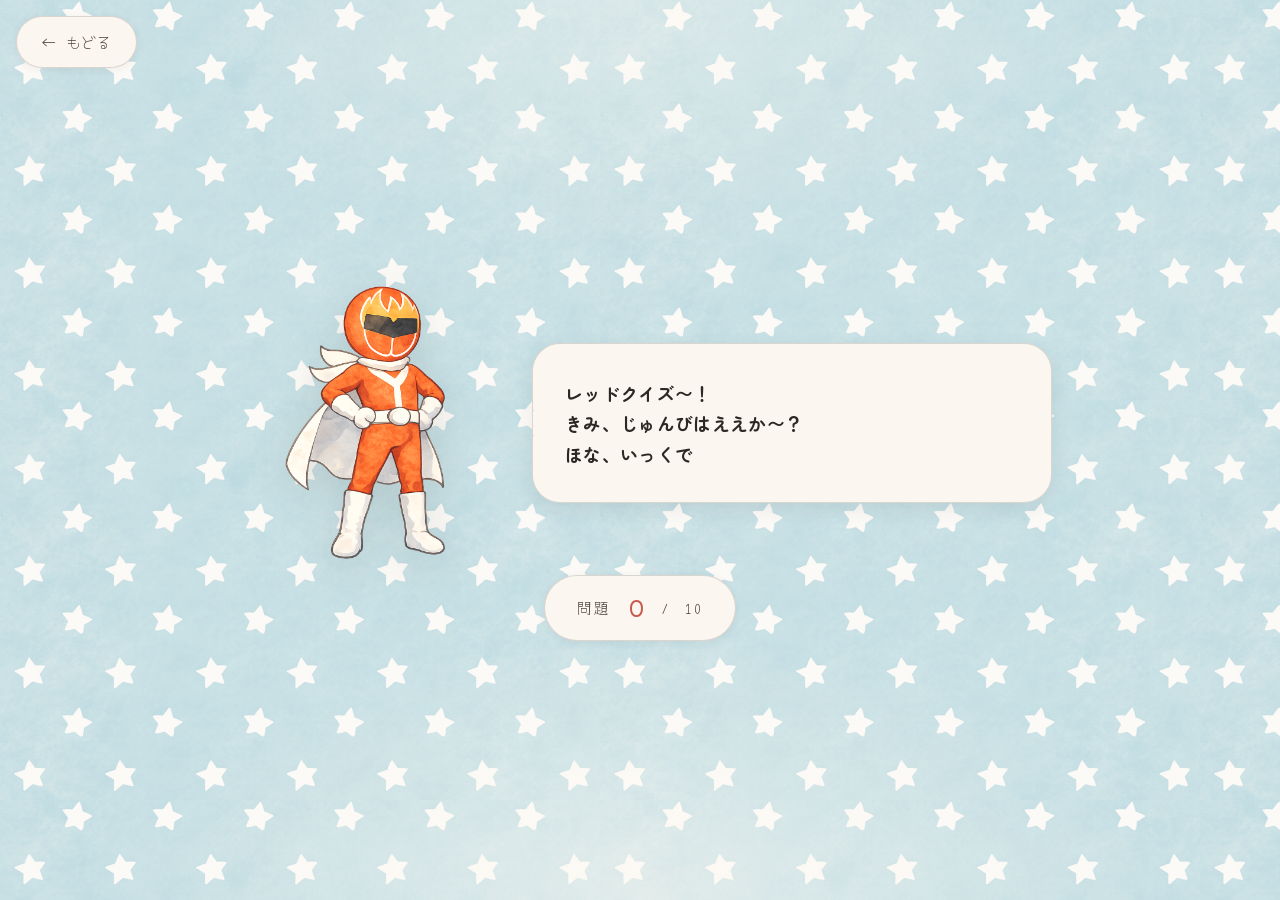
<file: quiz.html>
<!DOCTYPE html>
<html lang="ja">
<head>
<meta charset="UTF-8">
<meta name="viewport" content="width=device-width, initial-scale=1.0, viewport-fit=cover">
<title>なぞなぞ｜レッドとあそぼう</title>
<link rel="stylesheet" href="style.css?v=2">
</head>
<body class="janken">
  <a href="index.html#menu" class="back-link">← もどる</a>

  <div class="container">

    <!-- キャラクター＋横の吹き出し -->
    <div class="janken-stage" id="stage">
      <div class="character floating" id="char-wrap">
        <img src="images/normal.png" alt="シブ・レッド" id="char-img">
      </div>
      <div class="bubble side" id="bubble">
        <span id="bubble-text"></span>
      </div>
    </div>

    <!-- ボタンエリア -->
    <div class="quiz-buttons hidden" id="quiz-buttons">
      <button type="button" class="btn small" id="hint-btn" style="background:var(--mustard); color:#fff;">ヒント</button>
      <button type="button" class="btn small" id="answer-btn" style="background:var(--sage-deep); color:#fff;">こたえ</button>
    </div>

    <!-- 感想ボタン -->
    <div class="quiz-buttons hidden" id="reaction-buttons">
      <button type="button" class="btn small" id="react-easy" style="background:var(--mustard); color:#fff;">かんた〜ん！</button>
      <button type="button" class="btn small" id="react-hard" style="background:var(--sky); color:#fff;">むずかし〜！</button>
      <button type="button" class="btn small" id="react-wow"  style="background:var(--red-soft); color:#fff;">えええ〜！？</button>
    </div>

    <!-- つぎへ / おしまい -->
    <div class="quiz-buttons hidden" id="next-buttons">
      <button type="button" class="btn small" id="next-btn">つぎの問題</button>
      <button type="button" class="btn small" id="end-btn" style="background:var(--sage); color:#fff;">おしまい</button>
    </div>

    <!-- スコア -->
    <div class="score" id="score-bar">
      問題 <span class="num" id="score-current">0</span> / <span id="score-total">10</span>
    </div>

  </div>

<script>
/* ===== なぞなぞデータ（49問） ===== */
const RIDDLES = [
  {
    q: "てがブルブルふるえちゃう<br>かぐは？",
    hint: "「て」が「ぶるぶる」だよ",
    answer: "テーブル",
    explain: "<ruby>正解<rt>せいかい</rt></ruby>は「テーブル」やで！<br>「て」＋「ブル」で「テーブル」になるねん。<br>てがブルブルって、レッドもさむい<ruby>日<rt>ひ</rt></ruby>はそうなるわ〜！",
    followups: ["{name}、<ruby>解<rt>わ</rt></ruby>かったかな〜？", "{name}、<ruby>正解<rt>せいかい</rt></ruby>したかな？"]
  },
  {
    q: "カメとラクダとサイが<br>かったものは？",
    hint: "なまえを つなげて よんでみて",
    answer: "カメラ",
    explain: "<ruby>正解<rt>せいかい</rt></ruby>は「カメラ」！<br>「カメ・ラクダ・サイ」をつなげてよむと<br>「カメラください」になるんやで。<br>どうぶつたちも<ruby>写真<rt>しゃしん</rt></ruby>とりたいんやな〜パシャ！",
    followups: ["{name}、これは<ruby>解<rt>わ</rt></ruby>かった？", "{name}、むずかしかったかな〜？"]
  },
  {
    q: "くちから でてくる<br>「くび」ってなんだ？",
    hint: "ふぁ〜〜〜あ……",
    answer: "あくび",
    explain: "<ruby>正解<rt>せいかい</rt></ruby>は「あくび」や！<br>「あ・くび」のなかに「くび」がかくれてるねん。<br>レッドもねむいとき おっきいあくび<ruby>出<rt>で</rt></ruby>るわ〜<br>ふぁ〜あ！",
    followups: ["{name}、<ruby>解<rt>わ</rt></ruby>かった？", "{name}、ねむくなってきた？"]
  },
  {
    q: "ニラが はいっている<br>アイスって なにあじ？",
    hint: "アイスのあじを おもいだしてみて",
    answer: "バニラ",
    explain: "<ruby>正解<rt>せいかい</rt></ruby>は「バニラ」！<br>「バ・ニラ」のなかに「ニラ」がかくれてるんや。<br>でもほんまにニラ<ruby>味<rt>あじ</rt></ruby>のアイスあったら…<br>レッドはちょっと<ruby>遠慮<rt>えんりょ</rt></ruby>するわ〜！",
    followups: ["{name}、<ruby>正解<rt>せいかい</rt></ruby>した？", "{name}、ニラアイス<ruby>食<rt>た</rt></ruby>べてみたい？"]
  },
  {
    q: "めのまえに あるのに<br>ないものは？",
    hint: "くだものだよ",
    answer: "なし（<ruby>梨<rt>なし</rt></ruby>）",
    explain: "<ruby>正解<rt>せいかい</rt></ruby>は「なし（<ruby>梨<rt>なし</rt></ruby>）」やで！<br>「ない」→「なし」→くだものの「<ruby>梨<rt>なし</rt></ruby>」ってことやねん。<br><ruby>言葉<rt>ことば</rt></ruby>のマジックやな〜<br>レッドもびっくりや！",
    followups: ["{name}、これは<ruby>閃<rt>ひらめ</rt></ruby>いた？", "{name}、なし<ruby>好<rt>す</rt></ruby>きやろ〜？"]
  },
  {
    q: "いつでも ちかくにある<br><ruby>食<rt>た</rt></ruby>べものは？",
    hint: "「ちかく」を べつの いいかたにすると？",
    answer: "そば",
    explain: "<ruby>正解<rt>せいかい</rt></ruby>は「そば」！<br>「ちかく」のことを「そば（<ruby>側<rt>そば</rt></ruby>）」って<ruby>言<rt>い</rt></ruby>うやろ？<br>それが <ruby>食<rt>た</rt></ruby>べものの「そば」とおなじなんや。<br>レッド、そば<ruby>大好<rt>だいす</rt></ruby>きやねん〜ズルズル！",
    followups: ["{name}、<ruby>解<rt>わ</rt></ruby>かったかな？", "{name}もそば好き？"]
  },
  {
    q: "あらっても あらっても<br>しろくならないものは？",
    hint: "おふろで あらうよ",
    answer: "かみ（<ruby>髪<rt>かみ</rt></ruby>）",
    explain: "<ruby>正解<rt>せいかい</rt></ruby>は「かみ（<ruby>髪<rt>かみ</rt></ruby>）」やで！<br>かみのけは あらっても<ruby>色<rt>いろ</rt></ruby>はかわらんよね〜。<br>レッドも<ruby>毎日<rt>まいにち</rt></ruby>あらうけど、<br><ruby>図<rt>ず</rt></ruby>っとおんなじ<ruby>色<rt>いろ</rt></ruby>やわ！",
    followups: ["{name}、<ruby>当<rt>あ</rt></ruby>たった？", "{name}、かみ<ruby>毎日<rt>まいにち</rt></ruby>あらってる〜？"]
  },
  {
    q: "つかうと すぐ こわれちゃう<br>ちょうみりょうは？",
    hint: "こ<ruby>笑<rt>しょう</rt></ruby>しちゃうよ",
    answer: "こ<ruby>笑<rt>しょう</rt></ruby>",
    explain: "<ruby>正解<rt>せいかい</rt></ruby>は「こ<ruby>笑<rt>しょう</rt></ruby>」！<br>「こわれる」のことを「<ruby>故障<rt>こ<ruby>笑<rt>しょう</rt></ruby></rt></ruby>（こ<ruby>笑<rt>しょう</rt></ruby>）」って<ruby>言<rt>い</rt></ruby>うやろ？<br>それがちょうみりょうの「こ<ruby>笑<rt>しょう</rt></ruby>」とおなじなんやで。<br>レッド、このなぞなぞ<ruby>好<rt>す</rt></ruby>きやわ〜くしゅん！",
    followups: ["{name}、<ruby>正解<rt>せいかい</rt></ruby>したかな？", "{name}、くしゃみ出えへんかった？"]
  },
  {
    q: "おいしいのに「くさい」って<br>いわれちゃう やさいは？",
    hint: "「くさい」が なまえに<ruby>入<rt>は</rt></ruby>いる やさいだよ",
    answer: "はくさい（<ruby>白菜<rt>はくさい</rt></ruby>）",
    explain: "<ruby>正解<rt>せいかい</rt></ruby>は「はくさい（<ruby>白菜<rt>はくさい</rt></ruby>）」！<br>「は・くさい」のなかに「くさい」がはいってるねん。<br>はくさい、ほんまはめっちゃおいしいのにかわいそうやな〜。<br>おなべにいれたら<ruby>最高<rt>さいこう</rt></ruby>やで！",
    followups: ["{name}、<ruby>解<rt>わ</rt></ruby>かった〜？", "{name}、おなべ好き？レッドは大好きやで！"]
  },
  {
    q: "まんなかが どうしても<br><ruby>食<rt>た</rt></ruby>べられない おかしは？",
    hint: "<ruby>食<rt>た</rt></ruby>べられないってことは……",
    answer: "ドーナツ",
    explain: "<ruby>正解<rt>せいかい</rt></ruby>は「ドーナツ」やで！<br>ドーナツはまんなかに あながあいてるから、<br>まんなかだけはどうやっても<ruby>食<rt>た</rt></ruby>べられへんねん。<br>レッド、あのあなの<ruby>部分<rt>ぶぶん</rt></ruby>もったいないな〜っていつも<ruby>思<rt>おも</rt></ruby>うわ！",
    followups: ["{name}、ドーナツ好き？", "{name}、<ruby>正解<rt>せいかい</rt></ruby>やった？"]
  },
  {
    q: "せんすいかんの なかにある<br><ruby>食<rt>た</rt></ruby>べものは？",
    hint: "「せんすいかん」のなかに<br><ruby>食<rt>た</rt></ruby>べもの あるかな？",
    answer: "すいか",
    explain: "<ruby>正解<rt>せいかい</rt></ruby>は「すいか」！<br>「せん・すいか・ん」のなかに「すいか」がかくれてるんやで。<br>せんすいかんのなかで すいか<ruby>食<rt>た</rt></ruby>べたら<ruby>最高<rt>さいこう</rt></ruby>やろな〜<br>パクパク！",
    followups: ["{name}、<ruby>見<rt>み</rt></ruby>つけられた？", "{name}、すいか食べたくなってきた？"]
  },
  {
    q: "ぼんやりしながら のる<br>のりものは？",
    hint: "ボーッとしているよ",
    answer: "ボート",
    explain: "<ruby>正解<rt>せいかい</rt></ruby>は「ボート」や！<br>「ボーッと」しているから「ボート」！<br>みずのうえで ボーッとボートにのったら<ruby>気持<rt>きも</rt></ruby>ちええやろな〜<br>レッドもやってみたいわ！",
    followups: ["{name}、<ruby>閃<rt>ひらめ</rt></ruby>いた？", "{name}もボートのりたい？"]
  },
  {
    q: "みんな だい<ruby>好<rt>す</rt></ruby>きな<br>スポーツは？",
    hint: "ふゆに よくやるよ",
    answer: "スキー",
    explain: "<ruby>正解<rt>せいかい</rt></ruby>は「スキー」！<br>「<ruby>好<rt>す</rt></ruby>き（<ruby>好<rt>す</rt></ruby>き）」→「スキー」ってことやねん。<br>みんなが<ruby>好<rt>す</rt></ruby>きなスポーツやから「スキー」！<br>レッドもゲレンデ<ruby>行<rt>い</rt></ruby>ってみたいな〜シャーッ！",
    followups: ["{name}、<ruby>解<rt>わ</rt></ruby>かったかな？", "{name}はスキーやったことある？"]
  },
  {
    q: "コロコロ ころがる<br>けがある <ruby>食<rt>た</rt></ruby>べものは？",
    hint: "あげものだよ",
    answer: "コロッケ",
    explain: "<ruby>正解<rt>せいかい</rt></ruby>は「コロッケ」やで！<br>「コロコロ」＋「ケ（<ruby>毛<rt>け</rt></ruby>）」で「コロッケ」になるねん。<br>ころもの<ruby>部分<rt>ぶぶん</rt></ruby>がケ（<ruby>毛<rt>け</rt></ruby>）みたいやろ？<br>あつあつコロッケ、レッド<ruby>大好物<rt>だいこうぶつ</rt></ruby>や〜！",
    followups: ["{name}、<ruby>当<rt>あ</rt></ruby>たった？", "{name}もコロッケ好きやろ〜？"]
  },
  {
    q: "まいにち きるけど<br>じゃまな ふくは？",
    hint: "ねるときに きるよ",
    answer: "パジャマ",
    explain: "<ruby>正解<rt>せいかい</rt></ruby>は「パジャマ」！<br>「パ・ジャマ」のなかに「じゃま（<ruby>邪魔<rt>じゃま</rt></ruby>）」がかくれてるんやで。<br>でもパジャマきたらぬくぬくで<ruby>最高<rt>さいこう</rt></ruby>やん〜<br>レッドは<ruby>毎日<rt>まいにち</rt></ruby>パジャマ<ruby>楽<rt>たの</rt></ruby>しみにしてるわ！",
    followups: ["{name}、<ruby>正解<rt>せいかい</rt></ruby>した？", "{name}もパジャマ好き？"]
  },
  {
    q: "ようちえんや がっこうで <ruby>食<rt>た</rt></ruby>べる<br>9つの いろの <ruby>食<rt>た</rt></ruby>べものは？",
    hint: "9つのいろを いいかえてみてね",
    answer: "きゅうしょく（<ruby>給食<rt>きゅうしょく</rt></ruby>）",
    explain: "<ruby>正解<rt>せいかい</rt></ruby>は「きゅうしょく（<ruby>給食<rt>きゅうしょく</rt></ruby>）」！<br>9つの<ruby>色<rt>いろ</rt></ruby>→「きゅう・しょく」→「<ruby>給食<rt>きゅうしょく</rt></ruby>」ってことやねん。<br>すうじと<ruby>漢字<rt>かんじ</rt></ruby>のダブルなぞなぞやで〜<br>レッドも<ruby>給食<rt>きゅうしょく</rt></ruby>なつかしいな〜！",
    followups: ["{name}、むずかしかった？", "{name}の給食でなにが好き？"]
  },
  {
    q: "ママはママでも<br><ruby>言<rt>い</rt></ruby>うことを きいてくれない ママは？",
    hint: "「○○まま いわないの！」<br>って おこられたことない？",
    answer: "わがまま",
    explain: "<ruby>正解<rt>せいかい</rt></ruby>は「わがまま」やで！<br>「わが・まま」のなかに「ママ」がかくれてるねん。<br>レッドもたまにわがまま<ruby>言<rt>い</rt></ruby>いたくなるけど、<br>がまんしてるで〜…たぶん！",
    followups: ["{name}、<ruby>解<rt>わ</rt></ruby>かった〜？", "{name}はわがまま言う〜？ レッドはちょっとだけ！"]
  },
  {
    q: "<ruby>食<rt>た</rt></ruby>べると 3かい かてる<br>りょうりは？",
    hint: "3かいは「さんど」と いいかえてね",
    answer: "カツサンド",
    explain: "<ruby>正解<rt>せいかい</rt></ruby>は「カツサンド」！<br>「かつ（<ruby>勝<rt>か</rt></ruby>つ）」＋「さんど（3<ruby>度<rt>ど</rt></ruby>）」で「カツサンド」になるんや。<br>しあいのまえにカツサンド<ruby>食<rt>た</rt></ruby>べたら3<ruby>回<rt>かい</rt></ruby>かてるかもな〜！<br>レッドも<ruby>食<rt>た</rt></ruby>べよ！",
    followups: ["{name}、<ruby>正解<rt>せいかい</rt></ruby>したかな？", "{name}、<ruby>笑<rt>しょう</rt></ruby>ぶのまえにカツサンド食べよな！"]
  },
  {
    q: "パンはパンでも<br><ruby>食<rt>た</rt></ruby>べられない パンは？",
    hint: "おりょうりで つかうよ",
    answer: "フライパン",
    explain: "<ruby>正解<rt>せいかい</rt></ruby>は「フライパン」やで！<br>「フライパン」にも「パン」がついてるけど、<br>かじったらアカンで〜はが<ruby>折<rt>お</rt></ruby>れるわ！<br>なぞなぞの<ruby>王道<rt>おうどう</rt></ruby>やな、これは！",
    followups: ["{name}、これは<ruby>解<rt>わ</rt></ruby>かったやろ？", "{name}、かんたんやった？"]
  },
  {
    q: "ひっくりかえすと かるくなる<br>どうぶつは？",
    hint: "うみの にんきものだよ",
    answer: "いるか",
    explain: "<ruby>正解<rt>せいかい</rt></ruby>は「いるか」！<br>「いるか」をさかさまによむと「かるい」になるねん。<br>いるかってかしこくてかわいいし、<br><ruby>言葉<rt>ことば</rt></ruby><ruby>遊<rt>あそ</rt></ruby>びでもすごいやつやな〜！",
    followups: ["{name}、<ruby>当<rt>あ</rt></ruby>たった？", "{name}、いるか見たことある？"]
  },
  {
    q: "れいぞうこの なかにいる<br>どうぶつは？",
    hint: "ひらがなに なおしてみて",
    answer: "ぞう",
    explain: "<ruby>正解<rt>せいかい</rt></ruby>は「ぞう」やで！<br>「れい・ぞう・こ」のなかに「ぞう」がかくれてるねん。<br>れいぞうこ<ruby>開<rt>あ</rt></ruby>けたらぞうがおったら<br>ビックリするやろな〜<ruby>入<rt>はい</rt></ruby>らんけど！",
    followups: ["{name}、<ruby>見<rt>み</rt></ruby>つけた？", "{name}、ぞうはさすがにれいぞうこ入らんな〜！"]
  },
  {
    q: "<ruby>食<rt>た</rt></ruby>べると あんしんする<br>ケーキは？",
    hint: "「あんしんする」を<br>べつの いいかたにすると？",
    answer: "ホットケーキ",
    explain: "<ruby>正解<rt>せいかい</rt></ruby>は「ホットケーキ」！<br>「あんしんする」→「ほっとする」→「ホットケーキ」ってことやねん。<br>ほっとしたいとき、ホットケーキ<ruby>食<rt>た</rt></ruby>べたら<br>ダブルでほっとするな〜！",
    followups: ["{name}、<ruby>正解<rt>せいかい</rt></ruby>した？", "{name}、ホットケーキ食べたくなってきたやろ〜？"]
  },
  {
    q: "おとうさんが <ruby>嫌<rt>きら</rt></ruby>いな<br>くだものは？",
    hint: "おとうさんの べつの よびかたは？",
    answer: "パパイヤ",
    explain: "<ruby>正解<rt>せいかい</rt></ruby>は「パパイヤ」！<br>「パパ」＋「いや」で「パパイヤ」になるんやで。<br>パパかわいそう〜でもパパイヤはあまくておいしいから、<br>ほんまはパパも<ruby>好<rt>す</rt></ruby>きやと<ruby>思<rt>おも</rt></ruby>うで！",
    followups: ["{name}、<ruby>解<rt>わ</rt></ruby>かった？", "{name}のパパは元気〜？"]
  },
  {
    q: "「ん」が <ruby>嫌<rt>きら</rt></ruby>いな とりって<br>どんなとり？",
    hint: "「ん」がついたら まけちゃう <ruby>遊<rt>あそ</rt></ruby>びだよ",
    answer: "しりとり",
    explain: "<ruby>正解<rt>せいかい</rt></ruby>は「しりとり」！<br>しりとりは「ん」がついたらまけやもんな〜。<br>「ん」がだいっ<ruby>嫌<rt>きら</rt></ruby>いな<ruby>遊<rt>あそ</rt></ruby>びやで！<br>レッドもしりとりでよく「ん」ついてまうわ〜くやし！",
    followups: ["{name}、<ruby>当<rt>あ</rt></ruby>たった？", "{name}、しりとり得意？レッドはちょっと苦手やねん…"]
  },
  {
    q: "よんでも よんでも<br>へんじを しないものは？",
    hint: "としょかんに いっぱいあるよ",
    answer: "ほん（<ruby>本<rt>ほん</rt></ruby>）",
    explain: "<ruby>正解<rt>せいかい</rt></ruby>は「ほん（<ruby>本<rt>ほん</rt></ruby>）」やで！<br>「よんでも」には「<ruby>読<rt>よ</rt></ruby>んでも」と「<ruby>呼<rt>よ</rt></ruby>んでも」のふたつの<ruby>意味<rt>いみ</rt></ruby>があるねん。<br>ほんは<ruby>読<rt>よ</rt></ruby>んでもへんじせえへんし、<br><ruby>呼<rt>よ</rt></ruby>んでも<ruby>来<rt>こ</rt></ruby>えへん。シーンってしてるだけや〜！",
    followups: ["{name}、<ruby>解<rt>わ</rt></ruby>かったかな？", "{name}は本読むの好き？"]
  },
  {
    q: "わたる「はし」ではなく<br>のぼったりおりたりする「はし」は？",
    hint: "たかいところに のぼるときに つかうよ",
    answer: "はしご",
    explain: "<ruby>正解<rt>せいかい</rt></ruby>は「はしご」！<br>かわをわたる「<ruby>橋<rt>はし</rt></ruby>（はし）」とちがって、<br>「はしご」はのぼったりおりたりするもんやな。<br>レッド、<ruby>高<rt>たか</rt></ruby>いところちょっとこわいけど…がんばるで！",
    followups: ["{name}、<ruby>正解<rt>せいかい</rt></ruby>した？", "{name}、高いところ平気？"]
  },
  {
    q: "なにを <ruby>食<rt>た</rt></ruby>べても「おいしい」と<br><ruby>喜<rt>よろこ</rt></ruby>ぶ どうぶつは？",
    hint: "「おいしい」を<br>べつの いいかたにすると？",
    answer: "うま（<ruby>馬<rt>うま</rt></ruby>）",
    explain: "<ruby>正解<rt>せいかい</rt></ruby>は「うま（<ruby>馬<rt>うま</rt></ruby>）」やで！<br>「おいしい」って「うまい！」とも<ruby>言<rt>い</rt></ruby>うやろ？<br>それが「うま（<ruby>馬<rt>うま</rt></ruby>）」とおなじなんやな。<br>うまはなに<ruby>食<rt>た</rt></ruby>べてもうまいって<ruby>言<rt>い</rt></ruby>ってるかもな〜ヒヒーン！",
    followups: ["{name}、<ruby>閃<rt>ひらめ</rt></ruby>いたかな？", "{name}、うまいもん食べたいな〜！"]
  },
  {
    q: "いえの なかで ロバが<br>いるばしょは？",
    hint: "「ロバ」が かくれている ばしょだよ",
    answer: "ふろば（<ruby>風呂場<rt>ふろば</rt></ruby>）",
    explain: "<ruby>正解<rt>せいかい</rt></ruby>は「ふろば（<ruby>風呂場<rt>ふろば</rt></ruby>）」！<br>「ふ・ロバ」のなかに「ロバ」がかくれてるんやで。<br>おふろにロバがおったらせまいやろな〜<br>いっしょに<ruby>温<rt>あたた</rt></ruby>まりたいけど！",
    followups: ["{name}、<ruby>見<rt>み</rt></ruby>つけた？", "{name}、おふろ好き〜？"]
  },
  {
    q: "あさになると おおごえを <ruby>出<rt>だ</rt></ruby>す<br>はなは？",
    hint: "「あさ」に「ガオー！」",
    answer: "あさがお",
    explain: "<ruby>正解<rt>せいかい</rt></ruby>は「あさがお」！<br>「あさ」＋「ガオー！」で「あさがお」になるねん。<br>まいあさ「ガオー！」って<ruby>元気<rt>げんき</rt></ruby>にさくはな、<br>レッドも<ruby>見習<rt>みなら</rt></ruby>いたいわ〜！",
    followups: ["{name}、<ruby>解<rt>わ</rt></ruby>かった？", "{name}もあさはガオー！って元気にいこな！"]
  },
  {
    q: "いわの あいだに シカが<br>かくれている けんは？",
    hint: "「い○かわ」のなかに なにがいる？",
    answer: "いしかわけん（<ruby>石川県<rt>いしかわけん</rt></ruby>）",
    explain: "<ruby>正解<rt>せいかい</rt></ruby>は「いしかわけん（<ruby>石川県<rt>いしかわけん</rt></ruby>）」！<br>「い・わ」のあいだに「しか」をいれると<br>「い・しか・わ」→「<ruby>石川<rt>いしかわ</rt></ruby>」になるんやで。<br><ruby>石川県<rt>いしかわけん</rt></ruby>にシカおるんかな〜おったらおもろいな！",
    followups: ["{name}、むずかしかった？", "{name}、石川県<ruby>言<rt>い</rt></ruby>ったことある？"]
  },
  {
    q: "みせの なかに スリが<br>かくれている おみせは？",
    hint: "「スリ」がはいっている おみせだよ",
    answer: "くすりや（クスリ<ruby>屋<rt>や</rt></ruby>）",
    explain: "<ruby>正解<rt>せいかい</rt></ruby>は「くすりや」やで！<br>「く・スリ・や」のなかに「スリ」がかくれてるねん。<br>でもクスリ<ruby>屋<rt>や</rt></ruby>さんはみんなを<ruby>元気<rt>げんき</rt></ruby>にしてくれるええお<ruby>店<rt>みせ</rt></ruby>やで〜<br>スリとはちがうからな！",
    followups: ["{name}、<ruby>正解<rt>せいかい</rt></ruby>した？", "{name}、クスリ屋さんにはお世話になってるな〜"]
  },
  {
    q: "せかいの まんなかに いる<br>むしは？",
    hint: "「せかい」の まんなかの もじは？",
    answer: "か（<ruby>蚊<rt>か</rt></ruby>）",
    explain: "<ruby>正解<rt>せいかい</rt></ruby>は「か（<ruby>蚊<rt>か</rt></ruby>）」！<br>「せ・か・い」の3もじのまんなかは「か」やろ？<br>それが<ruby>虫<rt>むし</rt></ruby>の「<ruby>蚊<rt>か</rt></ruby>（か）」やねん。<br><ruby>世界<rt>せかい</rt></ruby>のまんなかにおる<ruby>虫<rt>むし</rt></ruby>ってスケールでかいな〜！",
    followups: ["{name}、<ruby>解<rt>わ</rt></ruby>かったかな〜？", "{name}、蚊にさされたことある？レッドはめっちゃある！"]
  },
  {
    q: "くるまが おとしても<br>ひろえないものは？",
    hint: "はやさに かんけいするよ",
    answer: "スピード",
    explain: "<ruby>正解<rt>せいかい</rt></ruby>は「スピード」やで！<br>くるまが「スピードを<ruby>落<rt>お</rt></ruby>とす」の「おとす」は、<br>ひろえるほうの「おとす」とちがうねん。<br><ruby>言葉<rt>ことば</rt></ruby>っておもしろいよな〜レッド<ruby>感心<rt>かんしん</rt></ruby>するわ！",
    followups: ["{name}、<ruby>当<rt>あ</rt></ruby>たった？", "{name}、これはちょっとむずかしかったかな？"]
  },
  {
    q: "がっこうを やすんだ ひにだけ<br><ruby>出<rt>で</rt></ruby>る「せき」は？",
    hint: "やすむことを なんと<ruby>言<rt>い</rt></ruby>う？",
    answer: "けっせき（<ruby>欠席<rt>けっせき</rt></ruby>）",
    explain: "<ruby>正解<rt>せいかい</rt></ruby>は「けっせき（<ruby>欠席<rt>けっせき</rt></ruby>）」やで！<br>ゴホンゴホンの「せき」じゃなくて、<br>やすんだときの「<ruby>欠席<rt>けっせき</rt></ruby>」のほうの「せき」やねん。<br>ひっかけ<ruby>問題<rt>もんだい</rt></ruby>やな〜やられた！",
    followups: ["{name}、<ruby>正解<rt>せいかい</rt></ruby>した？", "{name}、ひっかからんかった？"]
  },
  {
    q: "おかいもの するとき<br>もっていないと こまる サイは？",
    hint: "おかねが はいっているものだよ",
    answer: "さいふ（<ruby>財布<rt>さいふ</rt></ruby>）",
    explain: "<ruby>正解<rt>せいかい</rt></ruby>は「さいふ（<ruby>財布<rt>さいふ</rt></ruby>）」！<br>「さいふ」のなかに「サイ」がかくれてるんやで。<br>おかいものにサイつれて<ruby>言<rt>い</rt></ruby>ったらおもろいけど、<br>さいふのほうが<ruby>大事<rt>だいじ</rt></ruby>やな〜！",
    followups: ["{name}、<ruby>解<rt>わ</rt></ruby>かったかな？", "{name}、おこづかいはさいふに入れてる？"]
  },
  {
    q: "つかわないと くろいけど<br>つかうと しろくなるものは？",
    hint: "がっこうの きょうしつにあるよ",
    answer: "こくばん（<ruby>黒板<rt>こくばん</rt></ruby>）",
    explain: "<ruby>正解<rt>せいかい</rt></ruby>は「こくばん（<ruby>黒板<rt>こくばん</rt></ruby>）」やで！<br>チョークでかくと<ruby>白<rt>しろ</rt></ruby>くなるやろ？<br>つかえばつかうほど<ruby>白<rt>しろ</rt></ruby>くなっていくねん。<br><ruby>先生<rt>せんせい</rt></ruby>がいっぱい<ruby>書<rt>か</rt></ruby>いたあとの<ruby>黒板<rt>こくばん</rt></ruby>、まっしろやもんな〜！",
    followups: ["{name}、<ruby>当<rt>あ</rt></ruby>たった？", "{name}の<ruby>学校<rt>がっこう</rt></ruby>にも黒板ある？"]
  },
  {
    q: "きれいにすればするほど<br>よごれるものは？",
    hint: "おそうじで つかうよ",
    answer: "ぞうきん",
    explain: "<ruby>正解<rt>せいかい</rt></ruby>は「ぞうきん」！<br>ゆかをきれいにするたびに、<br>ぞうきんのほうがどんどんよごれていくんやで。<br>ぞうきんってけなげやな〜レッド、ちょっと<ruby>感動<rt>かんどう</rt></ruby>するわ！",
    followups: ["{name}、<ruby>解<rt>わ</rt></ruby>かった〜？", "{name}、おそうじ好き？レッドはまあまあ！"]
  },
  {
    q: "そうじの <ruby>好<rt>す</rt></ruby>きな「とり」って<br>どんなとり？",
    hint: "おそうじどうぐだよ",
    answer: "ちりとり",
    explain: "<ruby>正解<rt>せいかい</rt></ruby>は「ちりとり」やで！<br>「ちり・とり」のなかに「とり」がかくれてるねん。<br>ちりとりが<ruby>空<rt>そら</rt></ruby>をとんだらおもろいな〜<br>ゴミもいっしょに<ruby>飛<rt>と</rt></ruby>んでいくわ！",
    followups: ["{name}、<ruby>閃<rt>ひらめ</rt></ruby>いた？", "{name}、ちりとりが飛んだらおもしろいよな〜！"]
  },
  {
    q: "さかさまにしても おなじ<br><ruby>食<rt>た</rt></ruby>べものは？",
    hint: "まっかで おいしいアレだよ",
    answer: "トマト",
    explain: "<ruby>正解<rt>せいかい</rt></ruby>は「トマト」！<br>「トマト」をさかさまによんでも「トマト」やねん。<br>まえからよんでも うしろからよんでも おなじって<br>すごいよな〜レッドの<ruby>名前<rt>なまえ</rt></ruby>はムリやわ！",
    followups: ["{name}、<ruby>正解<rt>せいかい</rt></ruby>した？", "{name}の名前はさかさまにしたらどうなる？"]
  },
  {
    q: "さかさまにしても よめるものは？",
    hint: "<ruby>大人<rt>おとな</rt></ruby>が よくよんでいるかな",
    answer: "しんぶんし（<ruby>新聞紙<rt>しんぶんし</rt></ruby>）",
    explain: "<ruby>正解<rt>せいかい</rt></ruby>は「しんぶんし（<ruby>新聞紙<rt>しんぶんし</rt></ruby>）」やで！<br>「し・ん・ぶ・ん・し」はさかさまによんでもおなじになるねん。<br>こう<ruby>言<rt>い</rt></ruby>うの「<ruby>回文<rt>かいぶん</rt></ruby>（かいぶん）」って<ruby>言<rt>い</rt></ruby>うんやで〜<br>レッド<ruby>物知<rt>ものし</rt></ruby>りやろ！",
    followups: ["{name}、<ruby>解<rt>わ</rt></ruby>かったかな？", "{name}、回文ってしってた？レッドは今知ったけどな！"]
  },
  {
    q: "アリが10ぴきで<br>なにか いっているよ、なにかな？",
    hint: "「10」は「とお」と よめるよね",
    answer: "ありがとう",
    explain: "<ruby>正解<rt>せいかい</rt></ruby>は「ありがとう」！<br>「アリ」＋「が」＋「10（とう）」で「ありがとう」になるんやで。<br>アリさんたちが「ありがとう」って<ruby>言<rt>い</rt></ruby>ってるなんて、<br>なんかほっこりするな〜！",
    followups: ["{name}、<ruby>当<rt>あ</rt></ruby>たった？", "{name}、ありがとう〜ってええ言葉やんな！"]
  },
  {
    q: "「たちつみと」って なに？",
    hint: "「て」が<ruby>入<rt>は</rt></ruby>いるところに<br>べつのもじが はいってるよ",
    answer: "てがみ（<ruby>手紙<rt>てがみ</rt></ruby>）",
    explain: "<ruby>正解<rt>せいかい</rt></ruby>は「てがみ（<ruby>手紙<rt>てがみ</rt></ruby>）」やで！<br>「た・ち・つ・て・と」のなかで<br>「て」のところが「み」になってるやろ？<br>つまり「て」が「み」→「てがみ」！<br>これは<ruby>難<rt>むずか</rt></ruby>しいな〜レッドも<ruby>最初<rt>さいしょ</rt></ruby>わからんかったわ！",
    followups: ["{name}、<ruby>正解<rt>せいかい</rt></ruby>した？これはむずいで〜！", "{name}、<ruby>手紙<rt>てがみ</rt></ruby>もらったことある？レッドからも書こかな！"]
  },
  {
    q: "あかは と<ruby>待<rt>ま</rt></ruby>って<br>あおは すすむものは？",
    hint: "がっこうに いくとき みるものだよ",
    answer: "しんごうき（<ruby>信号機<rt>しんごうき</rt></ruby>）",
    explain: "<ruby>正解<rt>せいかい</rt></ruby>は「しんごうき（<ruby>信号機<rt>しんごうき</rt></ruby>）」！<br>あかは「とまれ」、あおは「すすめ」やもんね。<br>みんな<ruby>信号<rt>しんごう</rt></ruby>はちゃんとまもってな〜<br>レッドとの<ruby>約束<rt>やくそく</rt></ruby>やで！",
    followups: ["{name}、<ruby>解<rt>わ</rt></ruby>かったかな？", "{name}、信号ちゃんと守ってるやんな？レッドとの約束やで！"]
  },
  {
    q: "ぼうは ぼうでも<br>あさ なかなかおきない ぼうは？",
    hint: "しまった！がっこうへ いくじかんだ！",
    answer: "あさねぼう（<ruby>朝寝坊<rt>あさねぼう</rt></ruby>）",
    explain: "<ruby>正解<rt>せいかい</rt></ruby>は「あさねぼう（<ruby>朝寝坊<rt>あさねぼう</rt></ruby>）」！<br>「あさね・ぼう」のなかに「ぼう」がかくれてるんやで。<br>レッドもあさねぼう、けっこうするねん…<br>おふとん<ruby>気持<rt>きも</rt></ruby>ちよすぎるんよ〜！",
    followups: ["{name}、<ruby>当<rt>あ</rt></ruby>たった？", "{name}も朝寝坊する？レッドはしょっちゅうやで！"]
  },
  {
    q: "<ruby>絶対<rt>ぜったい</rt></ruby>に うそを つかない<br>「き」ってなに？",
    hint: "うそをつかないことを なんと<ruby>言<rt>い</rt></ruby>う？",
    answer: "<ruby>正直<rt>しょうじき</rt></ruby>",
    explain: "<ruby>正解<rt>せいかい</rt></ruby>は「<ruby>正直<rt>しょうじき</rt></ruby>」やで！<br>「<ruby>笑<rt>しょう</rt></ruby>じ・き」のなかに「き」がはいってるねん。<br><ruby>正直<rt>しょうじき</rt></ruby>はウソつかへんから、<br>みんなも<ruby>正直<rt>しょうじき</rt></ruby>がいちばんやで〜<br>レッドもいつも<ruby>正直<rt>しょうじき</rt></ruby>や！…たぶん！",
    followups: ["{name}、<ruby>解<rt>わ</rt></ruby>かった？", "{name}も<ruby>正直<rt>しょうじき</rt></ruby>もんやろ〜？レッドはそう思ってるで！"]
  },
  {
    q: "スミはスミでも<br>ねるときに でてくる スミは？",
    hint: "ねるときに なんて あいさつする？",
    answer: "おやすみ",
    explain: "<ruby>正解<rt>せいかい</rt></ruby>は「おやすみ」！<br>「おや・スミ」のなかに「スミ」がかくれてるんやで。<br>みんな、ねるまえには「おやすみ」ちゃんと<ruby>言<rt>い</rt></ruby>うてな〜<br>レッドも<ruby>毎日<rt>まいにち</rt></ruby><ruby>言<rt>い</rt></ruby>うてるで！",
    followups: ["{name}、<ruby>正解<rt>せいかい</rt></ruby>した？", "{name}、おやすみ〜…って、まだ寝えへんか！"]
  },
  {
    q: "しろと くろの シマシマがある<br>いきものは？",
    hint: "なまえにも「シマ」がつくよ",
    answer: "シマウマ",
    explain: "<ruby>正解<rt>せいかい</rt></ruby>は「シマウマ」やで！<br>「シマ」＋「ウマ」で「シマウマ」。<br>そのまんまやんって<ruby>思<rt>おも</rt></ruby>うやろ？<br>でもシマシマのウマってよう<ruby>考<rt>かんが</rt></ruby>えたら<br>すごいデザインやな〜おしゃれやわ！",
    followups: ["{name}、これは<ruby>解<rt>わ</rt></ruby>かったやろ？", "{name}、シマウマ見たことある？かっこええよな〜！"]
  },
  {
    q: "<ruby>頭<rt>あたま</rt></ruby>の うえと しっぽを<br>グルグル まわして とぶものは？",
    hint: "<ruby>頭<rt>あたま</rt></ruby>のうえにあるのは プロペラだよ",
    answer: "ヘリコプター",
    explain: "<ruby>正解<rt>せいかい</rt></ruby>は「ヘリコプター」！<br><ruby>頭<rt>あたま</rt></ruby>のうえのプロペラと、しっぽのプロペラを<br>グルグルまわして<ruby>飛<rt>と</rt></ruby>ぶんやで。<br>レッドもいつかヘリコプターのってみたいな〜<br><ruby>空<rt>そら</rt></ruby>からみんなにバイバイしたいわ！",
    followups: ["{name}、<ruby>当<rt>あ</rt></ruby>たったかな？", "{name}もヘリコプター乗ってみたい？"]
  },
  {
    q: "でんしゃや バスの なかにある<br>「かわ」って どんなかわ？",
    hint: "つかまるものだよ",
    answer: "つりかわ",
    explain: "<ruby>正解<rt>せいかい</rt></ruby>は「つりかわ」やで！<br>でんしゃのなかでゆれたとき、<br>つりかわにつかまるやろ？<br>レッドはちっちゃいから、<br>つりかわにとどかへんときあるねん…ジャンプや！",
    followups: ["{name}、<ruby>解<rt>わ</rt></ruby>かったかな〜？", "{name}はつりかわ届く？レッドは背伸びがんばるで！"]
  }
];

/* ===== ユーティリティ ===== */
function fillName(str, n, h) { return str.replace(/\{name\}/g, n + (h || "")); }
function pick(arr) { return arr[Math.floor(Math.random() * arr.length)]; }
function shuffle(a) { for (let i = a.length - 1; i > 0; i--) { const j = Math.floor(Math.random() * (i + 1)); [a[i], a[j]] = [a[j], a[i]]; } return a; }

const name  = localStorage.getItem('red_name')  || 'きみ';
const honor = localStorage.getItem('red_honor') || '';

/* ===== タイプライター（ruby + br 対応） ===== */
let typeTimer = null;
let typing = false;
let currentFullText = '';
const bubbleText = document.getElementById('bubble-text');

function tokenizeRuby(html) {
  const tokens = [];
  let i = 0;
  while (i < html.length) {
    if (html.startsWith('<ruby>', i)) {
      const end = html.indexOf('</ruby>', i) + 7;
      tokens.push(html.slice(i, end));
      i = end;
    } else if (html.startsWith('<br>', i)) {
      tokens.push('<br>');
      i += 4;
    } else {
      tokens.push(html[i]);
      i++;
    }
  }
  return tokens;
}
function typeWrite(text, speed = 70, onComplete) {
  if (typeTimer) clearInterval(typeTimer);
  const tokens = tokenizeRuby(text);
  bubbleText.innerHTML = '';
  currentFullText = text;
  typing = true;
  let i = 0;
  typeTimer = setInterval(() => {
    if (i < tokens.length) {
      i++;
      bubbleText.innerHTML = tokens.slice(0, i).join('');
    } else {
      clearInterval(typeTimer);
      typing = false;
      if (onComplete) onComplete();
    }
  }, speed);
}
function completeTyping() {
  if (!typing) return;
  clearInterval(typeTimer);
  bubbleText.innerHTML = currentFullText;
  typing = false;
}

/* ===== Elements ===== */
const charWrap    = document.getElementById('char-wrap');
const charImg     = document.getElementById('char-img');
const bubble      = document.getElementById('bubble');
const quizButtons = document.getElementById('quiz-buttons');
const hintBtn     = document.getElementById('hint-btn');
const answerBtn   = document.getElementById('answer-btn');
const reactionButtons = document.getElementById('reaction-buttons');
const reactEasy   = document.getElementById('react-easy');
const reactHard   = document.getElementById('react-hard');
const reactWow    = document.getElementById('react-wow');
const nextButtons = document.getElementById('next-buttons');
const nextBtn     = document.getElementById('next-btn');
const endBtn      = document.getElementById('end-btn');
const scoreCur    = document.getElementById('score-current');
const scoreTotal  = document.getElementById('score-total');

/* ===== キャラ状態切替 ===== */
function setChar(pose, animClass) {
  charImg.src = `images/${pose}.png`;
  charWrap.className = 'character ' + (animClass || 'floating');
}

/* ===== ゲーム状態 ===== */
const NUM_QUESTIONS = 10;
let questions = [];
let currentQ = 0;
let hintUsed = false;

/* ===== 感想リアクション セリフ（各20パターン） ===== */
const REACT_EASY = [
  "おおっ、{name}にはかんたんやったか！<br>さすがやな〜！",
  "{name}、<ruby>頭<rt>あたま</rt></ruby>ええな〜！<br>レッドびっくりやわ！",
  "かんたんやった？<br>{name}、<ruby>天才<rt>てんさい</rt></ruby>ちゃう？",
  "すごいな{name}！<br>レッドは<ruby>最初<rt>さいしょ</rt></ruby>わからんかったで〜",
  "{name}、よゆうやん！<br>かっこええ〜！",
  "さすが{name}！<br>つぎはもうちょい<ruby>難<rt>むずか</rt></ruby>しいの<ruby>出<rt>だ</rt></ruby>すで〜！",
  "ほんまに？かんたんやった？<br>{name}すごすぎるわ〜！",
  "{name}にはかなわんな〜！<br>レッド、<ruby>尊敬<rt>そんけい</rt></ruby>するわ！",
  "らく<ruby>笑<rt>しょう</rt></ruby>やん{name}！<br>この<ruby>調子<rt>ちょうし</rt></ruby>でいこな〜！",
  "かんたん！って<ruby>言<rt>い</rt></ruby>えるんすごいで？<br>{name}、じまんしてええで！",
  "{name}の<ruby>頭<rt>あたま</rt></ruby>の<ruby>回転<rt>かいてん</rt></ruby>、<br>はやすぎるわ〜！",
  "おお〜{name}よゆうの<ruby>表情<rt>ひょうじょう</rt></ruby>やな！<br>たのもしいわ〜！",
  "{name}、なぞなぞマスターやん！<br>レッドが<ruby>弟子<rt>でし</rt></ruby>にしてほしいわ！",
  "かんたんって<ruby>言<rt>い</rt></ruby>われると<br>レッドもうれしいねん〜{name}！",
  "{name}はほんまにかしこいな〜！<br>つぎも<ruby>楽<rt>たの</rt></ruby>しみにしてて！",
  "すらすら〜って<ruby>解<rt>と</rt></ruby>いたんやろ？<br>{name}すごいわ！",
  "{name}、その<ruby>調子<rt>ちょうし</rt></ruby>！<br>レッドも<ruby>負<rt>ま</rt></ruby>けてられへんな！",
  "よゆうやったんか〜{name}！<br>レッドもっとがんばって<ruby>問題<rt>もんだい</rt></ruby><ruby>出<rt>だ</rt></ruby>すわ！",
  "{name}、かんたんやったか〜！<br>ほな、つぎこそ<ruby>本気<rt>ほんき</rt></ruby><ruby>出<rt>だ</rt></ruby>すで〜！",
  "えっ、かんたん！？<br>レッドの<ruby>問題<rt>もんだい</rt></ruby>がかんたんって…<br>{name}つよすぎ！"
];

const REACT_HARD = [
  "むずかしかった？<br><ruby>大丈夫<rt>だいじょう</rt></ruby>ぶ、{name}はがんばったで！",
  "{name}、むずかしくてもチャレンジしたんがえらいねん！",
  "<ruby>難<rt>むずか</rt></ruby>しいのに<ruby>挑戦<rt>ちょうせん</rt></ruby>する{name}、<br>かっこええで〜！",
  "<ruby>難<rt>むずか</rt></ruby>しいやつは<br>レッドもなやんだで〜{name}！",
  "なぞなぞは<ruby>難<rt>むずか</rt></ruby>しいから<ruby>楽<rt>たの</rt></ruby>しいねん！<br>{name}もそうおもわへん？",
  "むずかしかったな〜{name}！<br>でもひとつかしこくなったで！",
  "{name}、<ruby>難<rt>むずか</rt></ruby>しいのは<ruby>当<rt>あ</rt></ruby>たりまえや！<br>つぎはわかるようになるで！",
  "むずかしかったぶん、<br><ruby>答<rt>こた</rt></ruby>えきいて「<ruby>成<rt>な</rt></ruby>るほど！」ってなったやろ？<br>{name}！",
  "レッドもこれ<ruby>最初<rt>さいしょ</rt></ruby>わからんかったから<br>{name}のこと<ruby>責<rt>せ</rt></ruby>めへんで〜！",
  "<ruby>難<rt>むずか</rt></ruby>しいもんは<ruby>難<rt>むずか</rt></ruby>しい！<br>{name}、<ruby>正直<rt>しょうじき</rt></ruby>でええわ〜！",
  "{name}、つぎは<ruby>解<rt>と</rt></ruby>けるで！<br>レッドが<ruby>保証<rt>ほしょう</rt></ruby>するわ！",
  "むずかしかったな〜！<br>でも{name}が<ruby>考<rt>かんが</rt></ruby>えてくれただけで<br>レッドうれしいわ！",
  "<ruby>難<rt>むずか</rt></ruby>しいなぞなぞこそ<br>おもしろいねん！<br>{name}もそのうちハマるで〜！",
  "{name}、<ruby>難<rt>むずか</rt></ruby>しいって<ruby>感<rt>かん</rt></ruby>じるのは<br>ちゃんと<ruby>考<rt>かんが</rt></ruby>えてるしょうこやで！",
  "レッドがまたヒントいっぱい<ruby>出<rt>だ</rt></ruby>すから<br>{name}、いっしょにがんばろな！",
  "むずかしかったか〜！<br>でも{name}はあきらめんかったやろ？<br>それがいちばん<ruby>大事<rt>だいじ</rt></ruby>や！",
  "{name}、<ruby>難<rt>むずか</rt></ruby>しいのに<br>さいごまで<ruby>付<rt>つ</rt></ruby>きあってくれて<br>おおきにな〜！",
  "つぎやるときは<br>もっとわかるようになってるで！<br>{name}、<ruby>成長<rt>せいちょう</rt></ruby>ってそう<ruby>言<rt>い</rt></ruby>うもんや！",
  "むずかしかった{name}！<br>でもそのぶん<ruby>答<rt>こた</rt></ruby>えが<ruby>印象<rt>いん<ruby>笑<rt>しょう</rt></ruby></rt></ruby>にのこるやろ？<br>ええことや！",
  "レッドも<ruby>難<rt>むずか</rt></ruby>しいのは<ruby>苦手<rt>にがて</rt></ruby>やけどな〜<br>{name}といっしょなら<ruby>楽<rt>たの</rt></ruby>しいわ！"
];

const REACT_WOW = [
  "わかるわ〜{name}！<br>「えええ！？」ってなるよな！<br>レッドも<ruby>最初<rt>さいしょ</rt></ruby>ぜんぜん<ruby>納得<rt>なっとく</rt></ruby>できんかったわ！",
  "そやんな〜{name}！<br>こんなん わかるか〜い！って<br>レッドも<ruby>思<rt>おも</rt></ruby>ったで！",
  "{name}の<ruby>気持<rt>きも</rt></ruby>ち、めっちゃわかるわ〜！<br>なぞなぞって たまに<br>むちゃくちゃやもんな〜！",
  "ええ〜！？って<ruby>言<rt>い</rt></ruby>いたくなるよな{name}！<br>レッドも「それはズルいやろ！」って<br><ruby>思<rt>おも</rt></ruby>ったもん！",
  "そうそう！{name}！<br>「そんなんアリ！？」ってなるやんな〜！<br>なぞなぞってそう<ruby>言<rt>い</rt></ruby>うもんやねん！",
  "{name}、わかる〜！<br>レッドも「ええ加減にせえ！」って<br><ruby>突<rt>つ</rt></ruby>っ<ruby>込<rt>こ</rt></ruby>んだことあるわ〜！",
  "そやねん{name}！<br>こじつけやん！って<ruby>思<rt>おも</rt></ruby>うよな〜！<br>でもそこがなぞなぞのおもろいとこやねん！",
  "「ええ〜！？」って<ruby>声<rt>こえ</rt></ruby><ruby>出<rt>で</rt></ruby>るよな〜{name}！<br>レッドも<ruby>何回<rt>なんかい</rt></ruby>もでたわ！<br>しゃあないしゃあない！",
  "{name}、その<ruby>気持<rt>きも</rt></ruby>ち<ruby>大事<rt>だいじ</rt></ruby>にしてな！<br>「<ruby>何<rt>なん</rt></ruby>でやねん！」って<ruby>突<rt>つ</rt></ruby>っ<ruby>込<rt>こ</rt></ruby>むのも<br>なぞなぞの<ruby>楽<rt>たの</rt></ruby>しみ方やで！",
  "あはは！{name}、<br>そのリアクション<ruby>最高<rt>さいこう</rt></ruby>やわ！<br>レッドもそう<ruby>思<rt>おも</rt></ruby>うもん！",
  "えええ〜ってなるよな{name}！<br>でもな、あとから<br>「あ〜<ruby>成<rt>な</rt></ruby>るほどな」ってなるで〜…たぶん！",
  "{name}！そやろ！？<br>レッドも「いやいやいや！」って<br><ruby>手<rt>て</rt></ruby>ふって<ruby>否定<rt>ひてい</rt></ruby>したわ！",
  "わかるで〜{name}！<br>「そんなんわかるわけないやん！」やろ？<br>レッドもおんなじこと<ruby>言<rt>い</rt></ruby>うたわ！",
  "ええ〜！？って{name}が<ruby>言<rt>い</rt></ruby>うの、<br>めっちゃ<ruby>気持<rt>きも</rt></ruby>ちわかるねん！<br>レッドは<ruby>味方<rt>みかた</rt></ruby>やからな！",
  "{name}、<ruby>靄<rt>もや</rt></ruby>モヤするよな〜！<br>でもそれがクセになるねん…<br>なぞなぞのワナやで！",
  "そうやんな{name}！<br>こんなん<ruby>知<rt>し</rt></ruby>らんかったら<br>でてこーへんって！しゃあないわ！",
  "「ええ〜！？」は<ruby>正<rt>ただ</rt></ruby>しいリアクションやで{name}！<br>レッドが<ruby>保証<rt>ほしょう</rt></ruby>するわ！",
  "{name}、ツッコみたくなるよな〜！<br>レッドもな、<ruby>出題者<rt>しゅつだいしゃ</rt></ruby>に<br>「ちょっとまてや！」って<ruby>言<rt>い</rt></ruby>いたいわ！",
  "あはは！そやんな{name}！<br>でもこう<ruby>言<rt>い</rt></ruby>うムチャなやつほど<br>あとから<ruby>覚<rt>おぼ</rt></ruby>えてるもんやで〜！",
  "{name}、ごめんな〜！<br>レッドもちょっとイジワルやったかも！<br>つぎはもうちょいマシなのいくわ！"
];

/* ===== BYEセリフ（jankenと共通） ===== */
const BYE = [
  "{name}、<ruby>今日<rt>きょう</rt></ruby>は あそんでくれて<br>おおきに〜！<br>また いつでも <ruby>来<rt>き</rt></ruby>てな〜！",
  "<ruby>楽<rt>たの</rt></ruby>しかった〜{name}！<br>レッド、いつでも ここで<br><ruby>待<rt>ま</rt></ruby>っとるからな〜！",
  "{name}、ありがとな〜！<br>さみしなるけど、<br>また あそぼな〜！",
  "バイバイ{name}！<br>レッド、{name}が<ruby>来<rt>く</rt></ruby>るの<br>いつも <ruby>楽<rt>たの</rt></ruby>しみにしてるで〜！",
  "{name}〜！おつかれさま！<br><ruby>今日<rt>きょう</rt></ruby>も いっしょに <ruby>遊<rt>あそ</rt></ruby>べて<br>レッド、<ruby>幸<rt>しあわ</rt></ruby>せやったわ〜",
  "またな〜{name}！<br>レッド、いつでも<br>スタンバイOKやで〜！",
  "{name}、おおきに！<br>いつ <ruby>来<rt>き</rt></ruby>ても ええからな〜<br>レッドは <ruby>図<rt>ず</rt></ruby>っと ここにおるで！",
  "じゃあね{name}！<br>レッド、{name}のこと<br><ruby>忘<rt>わす</rt></ruby>れへんで〜、<ruby>絶対<rt>ぜったい</rt></ruby>な！",
  "バイバイ〜！<br>{name}が また <ruby>来<rt>き</rt></ruby>てくれる<ruby>日<rt>ひ</rt></ruby>を<br>レッド、<ruby>指折<rt>ゆびお</rt></ruby>り<ruby>数<rt>かぞ</rt></ruby>えて<ruby>待<rt>ま</rt></ruby>っとくわ〜",
  "{name}！<ruby>今日<rt>きょう</rt></ruby>は ほんまに<br><ruby>楽<rt>たの</rt></ruby>しかった〜！<br>また いつでも <ruby>遊<rt>あそ</rt></ruby>びにおいで〜"
];

/* ===== イントロセリフ ===== */
const INTROS = [
  "レッドなぞなぞ〜！<br>{name}、<ruby>全部<rt>ぜんぶ</rt></ruby>わかるかな〜？<br>レッドが<ruby>問題<rt>もんだい</rt></ruby><ruby>出<rt>だ</rt></ruby>すで！",
  "なぞなぞタイム〜！<br>{name}、<ruby>頭<rt>あたま</rt></ruby>やわらかくしてな〜<br>レッドの<ruby>問題<rt>もんだい</rt></ruby>、いくで！",
  "{name}！なぞなぞしよ〜！<br>レッドが出す<ruby>問題<rt>もんだい</rt></ruby>、<br><ruby>全部<rt>ぜんぶ</rt></ruby><ruby>解<rt>と</rt></ruby>けるかな〜？ふふふ！",
  "レッドクイズ〜！<br>{name}、じゅんびはええか〜？<br>ほな、いっくで〜！"
];

/* ===== ゲーム開始 ===== */
function startGame() {
  const all = [...Array(RIDDLES.length).keys()];
  shuffle(all);
  questions = all.slice(0, NUM_QUESTIONS);
  currentQ = 0;
  scoreTotal.textContent = NUM_QUESTIONS;

  setChar('normal', 'floating');
  bubble.classList.remove('hidden');
  quizButtons.classList.add('hidden');
  nextButtons.classList.add('hidden');
  reactionButtons.classList.add('hidden');

  const intro = fillName(pick(INTROS), name, honor);
  typeWrite(intro, 70, () => {
    setTimeout(() => showQuestion(), 2000);
  });
}

/* ===== 問題表示 ===== */
function showQuestion() {
  hintUsed = false;
  currentQ++;
  scoreCur.textContent = currentQ;

  const riddle = RIDDLES[questions[currentQ - 1]];
  setChar('normal', 'floating');
  quizButtons.classList.remove('hidden');
  nextButtons.classList.add('hidden');
  reactionButtons.classList.add('hidden');
  hintBtn.style.display = '';
  answerBtn.style.display = '';

  const qText = "問題！<br><br>" + riddle.q;
  typeWrite(qText, 70);
}

/* ===== ヒント ===== */
hintBtn.addEventListener('click', () => {
  if (typing) { completeTyping(); return; }
  hintUsed = true;
  const riddle = RIDDLES[questions[currentQ - 1]];
  setChar('wakaru', 'tilting');
  hintBtn.style.display = 'none';

  const hintText = "ヒントやで〜！<br><br>" + riddle.hint;
  typeWrite(hintText, 70);
});

/* ===== <ruby>答<rt>こた</rt></ruby>え ===== */
answerBtn.addEventListener('click', () => {
  if (typing) { completeTyping(); return; }
  const riddle = RIDDLES[questions[currentQ - 1]];
  quizButtons.classList.add('hidden');

  setChar(Math.random() < 0.5 ? 'hai' : 'hai2', 'joyful');

  typeWrite(riddle.explain, 60, () => {
    /* 解説が終わったら感想ボタンを表示 */
    setTimeout(() => {
      reactionButtons.classList.remove('hidden');
    }, 600);
  });
});

/* ===== 感想ボタン共通処理 ===== */
function handleReaction(lines) {
  reactionButtons.classList.add('hidden');
  setChar('normal', 'floating');
  const msg = fillName(pick(lines), name, honor);
  typeWrite(msg, 70, () => {
    setTimeout(() => {
      nextButtons.classList.remove('hidden');
      if (currentQ >= NUM_QUESTIONS) {
        nextBtn.style.display = 'none';
      } else {
        nextBtn.style.display = '';
      }
    }, 600);
  });
}

reactEasy.addEventListener('click', () => handleReaction(REACT_EASY));
reactHard.addEventListener('click', () => handleReaction(REACT_HARD));
reactWow.addEventListener('click',  () => handleReaction(REACT_WOW));

/* ===== つぎの<ruby>問題<rt>もんだい</rt></ruby> ===== */
nextBtn.addEventListener('click', () => {
  nextButtons.classList.add('hidden');
  showQuestion();
});

/* ===== おしまい → bye.html へ ===== */
endBtn.addEventListener('click', () => {
  window.location.href = 'bye.html';
});

/* ===== バブルタップで早送り ===== */
bubble.addEventListener('click', () => {
  if (typing) completeTyping();
});

/* ===== 初回スタート ===== */
startGame();
</script>
</body>
</html>
</file>
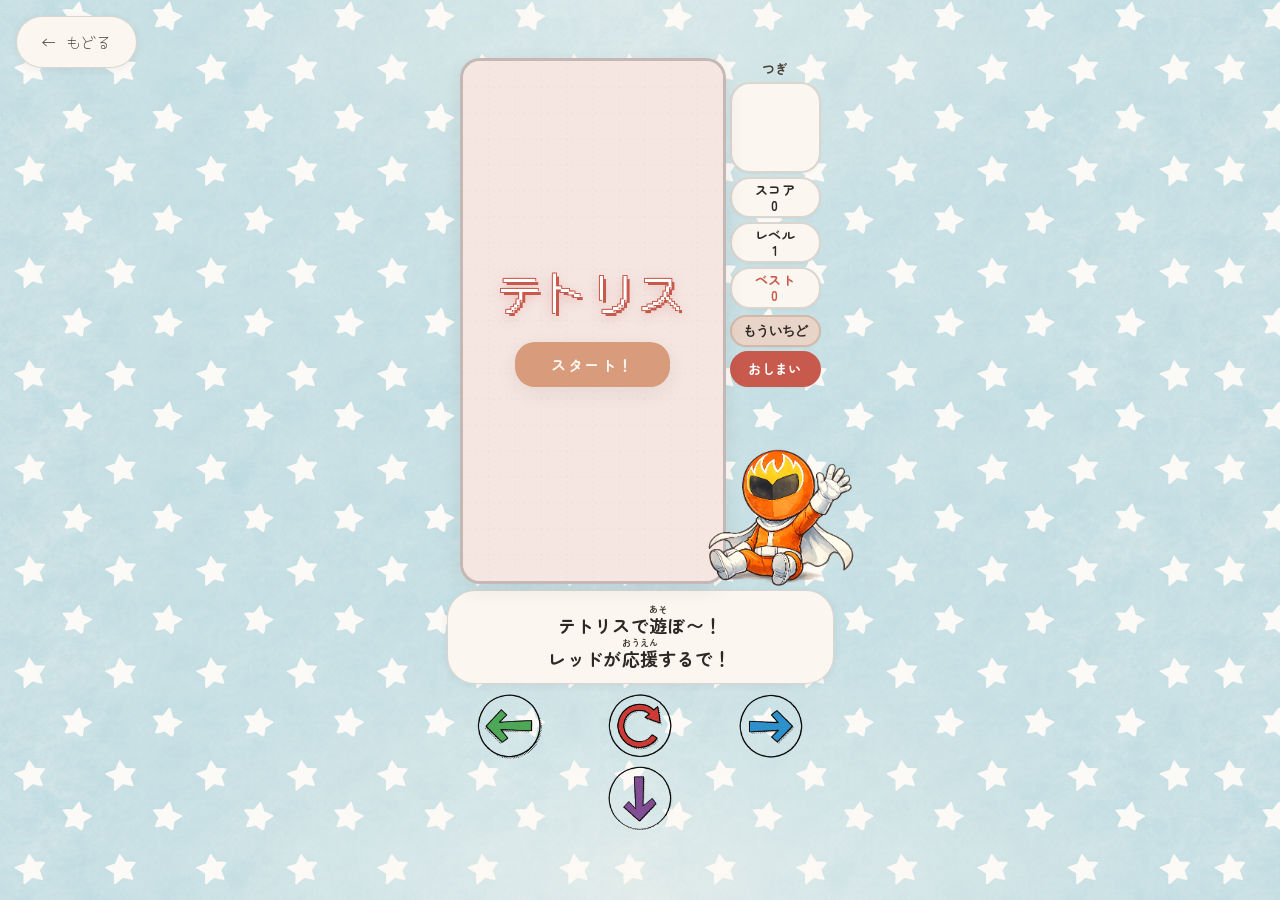
<file: tetris.html>
<!DOCTYPE html>
<html lang="ja">
<head>
<meta charset="UTF-8">
<meta name="viewport" content="width=device-width, initial-scale=1.0, viewport-fit=cover, user-scalable=no">
<title>テトリス｜レッドとあそぼう</title>
<link rel="stylesheet" href="style.css">
<link rel="stylesheet" href="https://fonts.googleapis.com/css2?family=DotGothic16&display=swap">
<style>
/* === 背景レイヤー === */
.tetris-page { transition:background 2s ease; }
#scene-layer {
  position:fixed; inset:0; pointer-events:none; z-index:0; overflow:hidden;
  transition:background 2s ease;
}
/* 天気パーティクル用 */
.weather-p {
  position:absolute; pointer-events:none; border-radius:50%;
  animation-timing-function:linear; animation-fill-mode:forwards;
}
/* 落下系（雪・綿毛・花びら・紅葉・火の粉・泡・虹粒・カオス） */
@keyframes wp-fall { 0%{transform:translateX(0) translateY(0)} 100%{transform:translateX(var(--wx)) translateY(var(--wy))} }
@keyframes wp-spin-fall { 0%{transform:translate(0,0) rotate(0deg)} 100%{transform:translate(var(--wx),var(--wy)) rotate(var(--wr))} }
/* 上昇系（火の粉） */
@keyframes wp-rise { 0%{transform:translate(0,0) scale(1);opacity:1} 100%{transform:translate(var(--wx),var(--wy)) scale(0.3);opacity:0} }
/* 泡 */
@keyframes wp-bubble { 0%{transform:translate(0,0) scale(1);opacity:0.7} 100%{transform:translate(var(--wx),var(--wy)) scale(1.5);opacity:0} }
/* マトリックス文字落下 */
@keyframes wp-matrix { 0%{transform:translateY(0);opacity:1} 80%{opacity:1} 100%{transform:translateY(var(--wy));opacity:0} }
/* 渦巻き吸い込み */
@keyframes wp-vortex { 0%{transform:translate(0,0) scale(1);opacity:0.9} 100%{transform:translate(var(--vx),var(--vy)) scale(0);opacity:0} }
/* 爆発拡散 */
@keyframes wp-explode { 0%{transform:translate(0,0) scale(0);opacity:1} 50%{opacity:1} 100%{transform:translate(var(--ex),var(--ey)) scale(1);opacity:0} }

.wp-snow { background:rgba(255,255,255,0.85); animation-name:wp-fall; }
.wp-rain { background:rgba(150,180,220,0.6); width:2px!important; border-radius:1px; animation-name:wp-fall; }
.wp-sakura { background:radial-gradient(circle,#ffb7c5,#ff8fa3); border-radius:50% 0 50% 0; animation-name:wp-spin-fall; }
.wp-fluff { background:radial-gradient(circle,rgba(255,255,255,0.9),rgba(255,255,240,0.3)); animation-name:wp-fall; }
.wp-leaf { border-radius:50% 0 50% 0; animation-name:wp-spin-fall; }
.wp-spark { animation-name:wp-fall; }
.wp-ember { border-radius:50%; animation-name:wp-rise; }
.wp-bubble-p { border:1px solid rgba(150,220,255,0.4); background:radial-gradient(circle at 30% 30%,rgba(255,255,255,0.5),rgba(100,200,255,0.15)); animation-name:wp-bubble; }
.wp-matrix-ch { font-family:monospace; color:#0f0; position:absolute; animation-name:wp-matrix; animation-fill-mode:forwards; pointer-events:none; }
.wp-rainbow { border-radius:50%; animation-name:wp-fall; filter:blur(1px); }
.wp-vortex { border-radius:50%; animation-name:wp-vortex; }
.wp-explode { border-radius:50%; animation-name:wp-explode; }

/* 雲 */
.cloud-el {
  position:absolute; background:rgba(255,255,255,0.6); border-radius:50%;
  filter:blur(8px); animation:cloud-drift linear infinite;
}
@keyframes cloud-drift { 0%{transform:translateX(0)} 100%{transform:translateX(var(--cdx))} }

/* 光のカーテン */
.light-curtain {
  position:absolute; width:40%; height:100%; top:0;
  background:linear-gradient(180deg,transparent 0%,var(--lc-color) 40%,transparent 100%);
  filter:blur(40px); opacity:0.12;
  animation:curtain-sway 6s ease-in-out infinite alternate;
}
@keyframes curtain-sway { 0%{transform:translateX(-30%) skewX(-8deg)} 100%{transform:translateX(30%) skewX(8deg)} }

/* オーロラ */
.aurora-wave {
  position:absolute; top:0; left:-50%; width:200%; height:40%;
  background:linear-gradient(180deg,transparent,rgba(100,255,200,0.08),rgba(100,200,255,0.06),transparent);
  animation:aurora-drift 8s ease-in-out infinite alternate;
  filter:blur(30px);
}
@keyframes aurora-drift { 0%{transform:translateX(-10%) skewX(-5deg)} 100%{transform:translateX(10%) skewX(5deg)} }

/* 星 */
@keyframes twinkle { 0%{opacity:0.2;transform:scale(0.8)} 100%{opacity:1;transform:scale(1.2)} }

/* 光の筋（海底） */
.light-ray {
  position:absolute; top:-10%; width:2px; height:120%;
  background:linear-gradient(180deg,transparent,rgba(100,200,255,0.08),transparent);
  filter:blur(4px); animation:ray-sway 8s ease-in-out infinite alternate;
}
@keyframes ray-sway { 0%{transform:rotate(-5deg) translateX(-20px)} 100%{transform:rotate(5deg) translateX(20px)} }

/* 稲妻フラッシュ */
@keyframes lightning-flash { 0%{opacity:0} 5%{opacity:0.9} 10%{opacity:0.1} 15%{opacity:0.7} 25%{opacity:0} 100%{opacity:0} }

/* 星雲渦 */
.nebula-cloud {
  position:absolute; border-radius:50%; filter:blur(50px);
  animation:nebula-rotate 20s linear infinite;
}
@keyframes nebula-rotate { 0%{transform:rotate(0deg)} 100%{transform:rotate(360deg)} }

/* グリッチ */
@keyframes glitch-shift {
  0%,90%,100%{transform:translate(0)} 92%{transform:translate(-4px,2px)} 94%{transform:translate(4px,-2px)} 96%{transform:translate(-2px,4px)} 98%{transform:translate(2px,-4px)}
}
.glitch-line {
  position:absolute; width:100%; pointer-events:none;
  animation:glitch-line-anim 0.3s linear infinite;
}
@keyframes glitch-line-anim { 0%{opacity:0} 50%{opacity:0.6} 100%{opacity:0} }

/* カオス背景アニメ */
@keyframes chaos-bg { 0%{filter:hue-rotate(0deg)} 100%{filter:hue-rotate(360deg)} }

/* === お祝いエフェクト（画面全体） === */
#celebrate-layer {
  position:fixed; inset:0; pointer-events:none; z-index:100; overflow:hidden;
}
.confetti {
  position:absolute; width:8px; height:12px; pointer-events:none;
  animation:confetti-fall linear forwards;
}
@keyframes confetti-fall {
  0%{transform:translate(0,0) rotate(0deg) scale(1); opacity:1}
  80%{opacity:1}
  100%{transform:translate(var(--cx),var(--cy)) rotate(var(--cr)) scale(0.5); opacity:0}
}
.firework-dot {
  position:absolute; border-radius:50%; pointer-events:none;
  animation:fw-burst ease-out forwards;
}
@keyframes fw-burst {
  0%{transform:translate(0,0) scale(1.5); opacity:1}
  100%{transform:translate(var(--fx),var(--fy)) scale(0); opacity:0}
}
/* 背景全体フラッシュ */
.bg-flash {
  position:fixed; inset:0; pointer-events:none; z-index:99;
  animation:bg-flash-anim 0.6s ease-out forwards;
}
@keyframes bg-flash-anim { 0%{opacity:0.5} 100%{opacity:0} }

/* === メインレイアウト === */
.tetris-wrapper { display:flex; flex-direction:column; align-items:center; width:100%; padding-bottom:8px; position:relative; z-index:1; }
.tetris-main { display:flex; align-items:flex-start; gap:4px; justify-content:center; }
.tetris-board-col { display:flex; flex-direction:column; align-items:center; flex-shrink:0; }
.tetris-board-area { position:relative; flex-shrink:0; }
.tetris-canvas {
  border:3px solid var(--border-strong); border-radius:var(--r-md);
  background:#F5E6E2; display:block;
  box-shadow:var(--shadow-md), inset 0 2px 8px rgba(45,40,35,0.08);
}

/* レッド — 右外側、幅・高さ両方固定で表情切替時にサイズが変わらない */
.tetris-red-float {
  position:absolute; bottom:-5px; right:-130px;
  width:min(36vw,150px); height:min(48vw,200px);
  z-index:8; pointer-events:none; animation:red-bob 3s ease-in-out infinite;
  overflow:hidden;
}
.tetris-red-float img {
  width:100%; height:100%;
  object-fit:contain; object-position:bottom center;
}
.tetris-red-float.go-front { z-index:20; }
@keyframes red-bob { 0%,100%{transform:translateY(0)} 50%{transform:translateY(-8px)} }

/* セリフ吹き出し — 高さ固定で位置がずれない */
.tetris-comment { display:flex; align-items:center; justify-content:center; padding:6px 0 2px; width:100%; }
.tetris-bubble {
  background:var(--linen-soft); border:1px solid var(--border-mid); border-radius:var(--r-lg);
  padding:12px 16px; font-size:clamp(20px,6vw,28px); font-weight:700; color:var(--ink);
  width:100%; height:94px; line-height:1.4;
  display:flex; align-items:center; justify-content:center;
  text-align:center; box-shadow:var(--shadow-sm); overflow:hidden;
  transition:font-size 0.2s; box-sizing:border-box;
  overflow-wrap:break-word; word-wrap:break-word;
}
.tetris-bubble span { display:block; width:100%; }
/* 開始前・ゲームオーバー時：小さめフォントで2行たっぷり */
.tetris-bubble.bubble-long {
  font-size:clamp(14px,4.5vw,18px); line-height:1.45;
}

/* 操作ボタン（十字配置） */
.tetris-controls { display:grid; grid-template-columns:1fr 1fr 1fr; grid-template-rows:auto auto; justify-items:center; gap:4px 6px; padding:6px 0 2px; width:100%; }
.ctrl-btn {
  display:flex; align-items:center; justify-content:center;
  width:clamp(48px,12vw,68px); height:clamp(48px,12vw,68px);
  border:none; border-radius:var(--r-full); background:transparent;
  cursor:pointer; user-select:none; -webkit-user-select:none;
  touch-action:manipulation; -webkit-tap-highlight-color:transparent;
  transition:transform 0.18s var(--ease-spring), background 0.2s, box-shadow 0.2s;
  flex-shrink:0; padding:0;
}
.ctrl-btn img { width:100%; height:100%; object-fit:contain; pointer-events:none; }
.ctrl-btn:hover { transform:scale(1.12); background:rgba(210,160,140,0.2); box-shadow:0 0 12px rgba(210,160,140,0.35); }
.ctrl-btn:active { transform:scale(0.88); background:rgba(210,160,140,0.35); }
#btn-left   { grid-column:1; grid-row:1; }
#btn-rotate { grid-column:2; grid-row:1; }
#btn-right  { grid-column:3; grid-row:1; }
#btn-down   { grid-column:2; grid-row:2; }

/* 右サイドバー */
.tetris-sidebar { display:flex; flex-direction:column; align-items:center; gap:4px; flex-shrink:0; }
.tetris-next-label { font-size:clamp(10px,2.5vw,13px); color:var(--ink-soft); font-weight:700; margin-bottom:-2px; }
.tetris-next-wrap {
  background:var(--linen-soft); border:2px solid var(--border-mid); border-radius:var(--r-md);
  box-shadow:var(--shadow-xs); display:flex; align-items:center; justify-content:center; overflow:hidden;
}
.tetris-next-wrap canvas { display:block; }
.tetris-info-item {
  background:var(--linen-soft); border:2px solid var(--border-mid); border-radius:var(--r-md);
  padding:3px 8px; font-size:clamp(10px,2.5vw,13px); font-weight:700; color:var(--ink);
  text-align:center; box-shadow:var(--shadow-xs); width:100%; white-space:nowrap; line-height:1.2;
}

.sidebar-btns { display:flex; flex-direction:column; gap:4px; width:100%; margin-top:2px; }
.sidebar-btns .sb-btn {
  display:flex; align-items:center; justify-content:center;
  padding:5px 0; border:2px solid var(--border-mid); border-radius:var(--r-md);
  font-size:clamp(10px,2.5vw,13px); font-weight:700; cursor:pointer; text-decoration:none;
  transition:transform 0.12s var(--ease-spring); box-shadow:var(--shadow-xs);
}
.sidebar-btns .sb-btn:active { transform:scale(0.95); }
.sidebar-btns .sb-retry { background:#E8D4C8; color:var(--ink); border-color:#D4B8A8; }
.sidebar-btns .sb-finish { background:var(--red); color:#fff; border-color:var(--red); }

/* スタートボタン — テトリス枠と角丸を統一＆縮小 */
#start-btn {
  border-radius:var(--r-md); font-size:var(--t-base);
  padding:12px 36px; min-height:auto; letter-spacing:0.1em;
}

/* スタートオーバーレイ */
.tetris-start-overlay {
  position:absolute; inset:0; background:transparent;
  display:flex; flex-direction:column; align-items:center; justify-content:center;
  gap:16px; border-radius:var(--r-md); z-index:10;
}
.tetris-start-overlay.hidden { display:none; }
.start-title {
  font-family:'DotGothic16',monospace; font-size:clamp(26px,8vw,42px); font-weight:400;
  color:#fff; letter-spacing:0.12em;
  text-shadow:3px 3px 0 var(--red), -1px -1px 0 var(--red), 1px -1px 0 var(--red), -1px 1px 0 var(--red), 0 4px 12px rgba(200,90,77,0.5);
}

/* ゲームオーバーオーバーレイ */
.tetris-gameover-overlay {
  position:absolute; inset:0; background:rgba(45,40,35,0.0);
  display:flex; flex-direction:column; align-items:center; justify-content:center;
  gap:12px; border-radius:var(--r-md); z-index:10;
  pointer-events:none; opacity:0; transition:background 0.8s, opacity 0.8s;
}
.tetris-gameover-overlay.active { background:rgba(45,40,35,0.55); opacity:1; pointer-events:auto; }
.gameover-title {
  font-family:'DotGothic16',monospace; font-size:clamp(22px,6vw,36px); font-weight:400;
  color:#fff; letter-spacing:0.1em;
  text-shadow:3px 3px 0 rgba(45,40,35,0.7), -1px -1px 0 rgba(45,40,35,0.5), 0 0 20px rgba(255,80,60,0.6);
  transform:scale(0); transition:transform 0.5s cubic-bezier(0.34,1.56,0.64,1);
}
.tetris-gameover-overlay.active .gameover-title { transform:scale(1); }
.gameover-score {
  font-size:var(--t-lg); font-weight:700; color:var(--cream-yellow, #FFE4A0);
  opacity:0; transition:opacity 0.5s 0.3s;
}
.tetris-gameover-overlay.active .gameover-score { opacity:1; }
.gameover-ranking {
  background:rgba(0,0,0,0.35); border-radius:var(--r-md); padding:10px 14px;
  font-size:clamp(12px,3.2vw,15px); color:#fff; text-align:left; line-height:1.8;
  max-width:90%; opacity:0; transition:opacity 0.5s 0.6s;
  font-family:'Zen Maru Gothic',sans-serif; font-weight:700;
  backdrop-filter:blur(4px); -webkit-backdrop-filter:blur(4px);
}
.tetris-gameover-overlay.active .gameover-ranking { opacity:1; }
.rank-new { color:#FFD700; font-weight:900; }
.rank-row { display:flex; justify-content:space-between; gap:8px; }
.rank-num { min-width:2em; text-align:right; }

/* ボード内エフェクト */
.line-clear-fx {
  position:absolute; left:3px; height:0; width:calc(100% - 6px);
  background:linear-gradient(90deg,transparent,rgba(255,220,120,0.9),rgba(200,90,77,0.6),rgba(255,220,120,0.9),transparent);
  pointer-events:none; z-index:5; border-radius:4px; animation:line-flash 0.4s ease-out forwards;
}
@keyframes line-flash { 0%{opacity:1;transform:scaleY(1)} 50%{opacity:1;transform:scaleY(1.8)} 100%{opacity:0;transform:scaleY(0)} }

.shake-sm { animation:shake-sm 0.25s ease-out; }
@keyframes shake-sm { 0%{transform:translate(0,0)} 25%{transform:translate(-2px,1px)} 50%{transform:translate(2px,-1px)} 75%{transform:translate(-1px,1px)} 100%{transform:translate(0,0)} }
.shake-md { animation:shake-md 0.4s ease-out; }
@keyframes shake-md { 0%{transform:translate(0,0)} 15%{transform:translate(-4px,3px)} 30%{transform:translate(4px,-3px)} 45%{transform:translate(-3px,2px)} 60%{transform:translate(3px,-1px)} 80%{transform:translate(-1px,1px)} 100%{transform:translate(0,0)} }
.shake-lg { animation:shake-lg 0.6s ease-out; }
@keyframes shake-lg { 0%{transform:translate(0,0)} 10%{transform:translate(-6px,4px)} 20%{transform:translate(6px,-4px)} 30%{transform:translate(-5px,3px)} 40%{transform:translate(5px,-3px)} 50%{transform:translate(-3px,2px)} 65%{transform:translate(3px,-1px)} 80%{transform:translate(-1px,1px)} 100%{transform:translate(0,0)} }

.board-flash { position:absolute; inset:0; border-radius:var(--r-md); pointer-events:none; z-index:4; opacity:0; }
.flash-gold { animation:flash-gold 0.5s ease-out forwards; }
@keyframes flash-gold { 0%{opacity:0.6;background:rgba(255,220,100,0.5)} 100%{opacity:0} }
.flash-rainbow { animation:flash-rainbow 0.8s ease-out forwards; }
@keyframes flash-rainbow { 0%{opacity:0.7;background:linear-gradient(135deg,rgba(255,100,100,0.4),rgba(255,200,50,0.4),rgba(100,200,255,0.4),rgba(200,100,255,0.4))} 100%{opacity:0} }

.star-burst { position:absolute; width:12px; height:12px; pointer-events:none; z-index:7; }
.star-burst::before { content:'★'; font-size:16px; color:#FFD700; text-shadow:0 0 6px rgba(255,200,0,0.8); }

.combo-popup {
  position:absolute; top:50%; left:50%; transform:translate(-50%,-50%) scale(0.5);
  font-family:'Yomogi','Zen Maru Gothic',cursive; font-size:clamp(22px,6vw,38px);
  font-weight:900; color:var(--red);
  text-shadow:0 0 12px rgba(255,220,120,0.6),2px 2px 0 rgba(200,90,77,0.3);
  -webkit-text-stroke:0.5px var(--ink); pointer-events:none; z-index:6;
  animation:combo-pop 1s ease-out forwards;
}
@keyframes combo-pop { 0%{opacity:0;transform:translate(-50%,-50%) scale(0.5)} 20%{opacity:1;transform:translate(-50%,-50%) scale(1.3)} 40%{transform:translate(-50%,-50%) scale(1)} 100%{opacity:0;transform:translate(-50%,-80%) scale(1)} }

/* 画面全体シェイク */
.page-shake { animation:page-shake 0.5s ease-out; }
@keyframes page-shake { 0%{transform:translate(0,0)} 10%{transform:translate(-8px,5px)} 20%{transform:translate(8px,-5px)} 30%{transform:translate(-6px,4px)} 40%{transform:translate(6px,-3px)} 50%{transform:translate(-4px,2px)} 70%{transform:translate(2px,-1px)} 100%{transform:translate(0,0)} }
</style>
</head>
<body class="tetris-page">
  <div id="scene-layer"></div>
  <div id="celebrate-layer"></div>
  <a href="index.html#menu" class="back-link">← もどる</a>
  <div class="container">
    <div class="tetris-wrapper">
      <div class="tetris-main">
        <div class="tetris-board-col" id="board-col">
          <div class="tetris-board-area" id="board-area">
            <canvas id="tetris-canvas" class="tetris-canvas"></canvas>
            <div class="tetris-red-float" id="char-wrap">
              <img src="images/hi.png" alt="シブ・レッド" id="char-img">
            </div>
            <div class="tetris-start-overlay" id="start-overlay">
              <div class="start-title">テトリス</div>
              <button type="button" class="btn warm" id="start-btn">スタート！</button>
            </div>
            <div class="tetris-gameover-overlay" id="gameover-overlay">
              <div class="gameover-title">ゲームオーバー</div>
              <div class="gameover-score" id="gameover-score">スコア: 0</div>
              <div class="gameover-ranking" id="gameover-ranking"></div>
            </div>
          </div>
        </div>
        <div class="tetris-sidebar" id="sidebar">
          <span class="tetris-next-label">つぎ</span>
          <div class="tetris-next-wrap" id="next-wrap"><canvas id="next-canvas"></canvas></div>
          <div class="tetris-info-item">スコア<br><b id="score-val">0</b></div>
          <div class="tetris-info-item">レベル<br><b id="level-val">1</b></div>
          <div class="tetris-info-item" style="color:var(--red)">ベスト<br><b id="best-val">0</b></div>
          <div class="sidebar-btns">
            <button type="button" class="sb-btn sb-retry" id="retry-btn">もういちど</button>
            <a href="bye.html" class="sb-btn sb-finish">おしまい</a>
          </div>
        </div>
      </div>
      <div class="tetris-comment">
        <div class="tetris-bubble" id="bubble">
          <span id="bubble-text">テトリスで あそぼ〜！</span>
        </div>
      </div>
      <div class="tetris-controls" id="controls">
        <button type="button" class="ctrl-btn" id="btn-left"><img src="images/tetoris-btn-left.png" alt="←"></button>
        <button type="button" class="ctrl-btn" id="btn-rotate"><img src="images/tetoris-btn-rotation.png" alt="↻"></button>
        <button type="button" class="ctrl-btn" id="btn-right"><img src="images/tetoris-btn-right.png" alt="→"></button>
        <button type="button" class="ctrl-btn" id="btn-down"><img src="images/tetoris-btn-down.png" alt="↓"></button>
      </div>
    </div>
  </div>

<script>
const COLS=10, ROWS=20;
function calcCell(){
  const vw=window.innerWidth, vh=window.innerHeight;
  const sw=vw<400?72:90, gap=10, margin=vw<400?20:40;
  const mw=vw-sw-gap-margin, mh=vh-240;
  return Math.max(Math.min(Math.floor(mw/COLS),Math.floor(mh/ROWS),26),12);
}
const CELL=calcCell(), BOARD_W=COLS*CELL, BOARD_H=ROWS*CELL;
const SIDEBAR_W=Math.max(Math.floor(BOARD_W*0.35),70);

const canvas=document.getElementById('tetris-canvas');
const ctx=canvas.getContext('2d');
canvas.width=BOARD_W; canvas.height=BOARD_H;

const NEXT_CELL=Math.floor(SIDEBAR_W/5), NEXT_CW=NEXT_CELL*4;
const nextCanvas=document.getElementById('next-canvas');
const nextCtx=nextCanvas.getContext('2d');
nextCanvas.width=NEXT_CW; nextCanvas.height=NEXT_CW;

const boardColW=BOARD_W+6;
document.getElementById('board-col').style.width=boardColW+'px';
document.getElementById('sidebar').style.width=SIDEBAR_W+'px';
/* セリフ枠・操作ボタンはボード+サイドバー全幅に */
const totalW=boardColW+SIDEBAR_W+30;
document.querySelector('.tetris-comment').style.width=totalW+'px';
document.querySelector('.tetris-controls').style.width=totalW+'px';
document.getElementById('next-wrap').style.width=SIDEBAR_W+'px';
document.getElementById('next-wrap').style.height=SIDEBAR_W+'px';

const SHAPES={
  I:{blocks:[[0,0],[1,0],[2,0],[3,0]],color:'#D4A0A0'},
  O:{blocks:[[0,0],[1,0],[0,1],[1,1]],color:'#E5B94E'},
  T:{blocks:[[0,0],[1,0],[2,0],[1,1]],color:'#B5A5C4'},
  S:{blocks:[[1,0],[2,0],[0,1],[1,1]],color:'#A8B89C'},
  Z:{blocks:[[0,0],[1,0],[1,1],[2,1]],color:'#C85A4D'},
  J:{blocks:[[0,0],[0,1],[1,1],[2,1]],color:'#7BA3B5'},
  L:{blocks:[[2,0],[0,1],[1,1],[2,1]],color:'#D89B7C'},
};
const SHAPE_KEYS=Object.keys(SHAPES);
const pName=localStorage.getItem('red_name')||'きみ';
const honor=localStorage.getItem('red_honor')||'';
const dName=pName+honor;
function fn(s){return s.replace(/\{name\}/g,dName)}

/* ===== タイプライター ===== */
let _twTimer=null, _twTyping=false, _twFull='';
function twTokenize(html){
  const t=[];let i=0;
  while(i<html.length){
    if(html.startsWith('<ruby>',i)){
      const end=html.indexOf('</ruby>',i);
      if(end!==-1){t.push(html.slice(i,end+7));i=end+7;continue;}
    }
    if(html.startsWith('<br>',i)){t.push('<br>');i+=4;}
    else{t.push(html[i]);i++;}
  }
  return t;
}
function typeWrite(text,speed,cb){
  if(_twTimer)clearInterval(_twTimer);
  const tokens=twTokenize(text);
  bubbleText.innerHTML=''; _twFull=text; _twTyping=true;
  let i=0;
  _twTimer=setInterval(()=>{
    if(i<tokens.length){i++;bubbleText.innerHTML=tokens.slice(0,i).join('');}
    else{clearInterval(_twTimer);_twTimer=null;_twTyping=false;if(cb)cb();}
  },speed);
}
function twComplete(){
  if(!_twTyping)return;
  clearInterval(_twTimer);_twTimer=null;
  bubbleText.innerHTML=_twFull;_twTyping=false;
}

/* ===== セリフ（ルビ付き） ===== */
/* プレイ中：大きいフォントで短いセリフ */
const COMMENTS={
  start:[
    '{name}、<ruby>行<rt>い</rt></ruby>くで！','テトリスタイムや！',
    '<ruby>頑張<rt>がんば</rt></ruby>ろ{name}！','スタートや！',
  ],
  clear1:[
    'ナイス！','いいやん！','ええ<ruby>感<rt>かん</rt></ruby>じ！',
    'やるな〜！','その<ruby>調子<rt>ちょうし</rt></ruby>！','いいぞ！',
    'うまい！','パチパチ！','スッキリ！',
    'センスある！','いいね！','ナイス！',
    'さすが！','ピカーン！','ええぞ！',
  ],
  clear2:[
    'ダブル！すごい！','2<ruby>列消<rt>れつけ</rt></ruby>し！','やるやん！',
    'ダブルきた！','かっこええ！','サイコー！',
  ],
  clear3:[
    'トリプル！！','すごすぎ！！','<ruby>天才<rt>てんさい</rt></ruby>！？',
    'うおおお！','3<ruby>列<rt>れつ</rt></ruby>！！','きゃー！',
  ],
  clear4:[
    'テトリス！！','<ruby>神<rt>かみ</rt></ruby>！！','<ruby>伝説<rt>でんせつ</rt></ruby>！！',
    '<ruby>最強<rt>さいきょう</rt></ruby>！','<ruby>天才<rt>てんさい</rt></ruby>や！！','サイコー！！',
  ],
  danger:[
    'やばいで！','<ruby>落<rt>お</rt></ruby>ち<ruby>着<rt>つ</rt></ruby>いて！','まだ<ruby>行<rt>い</rt></ruby>ける！',
    '<ruby>頑張<rt>がんば</rt></ruby>れ！','<ruby>大丈夫<rt>だいじょうぶ</rt></ruby>！','ここからや！',
  ],
  idle:[
    {t:'<ruby>応援<rt>おうえん</rt></ruby>してるで！',f:'hi'},{t:'どこに<ruby>置<rt>お</rt></ruby>く？',f:'umm2'},{t:'<ruby>頑張<rt>がんば</rt></ruby>れ〜！',f:'ike'},
    {t:'ファイト！',f:'ike'},{t:'いいペース！',f:'yatta'},{t:'<ruby>行<rt>い</rt></ruby>ける<ruby>行<rt>い</rt></ruby>ける！',f:'hi'},
    {t:'こっちかな？',f:'umm2'},{t:'ブロック<ruby>来<rt>く</rt></ruby>るで！',f:'ike'},{t:'<ruby>見<rt>み</rt></ruby>てるで〜！',f:'hi'},
    {t:'ぷっ…おなら<ruby>出<rt>で</rt></ruby>た',f:'aseri'},{t:'お<ruby>腹<rt>なか</rt></ruby>すいてきた…',f:'umm2'},{t:'あ、<ruby>眠<rt>ねむ</rt></ruby>くなってきた…',f:'umm2'},
    {t:'<ruby>今何時<rt>いまなんじ</rt></ruby>？',f:'umm2'},{t:'あ、よだれ<ruby>出<rt>で</rt></ruby>た',f:'aseri'},
    {t:'おしりかゆい…',f:'aseri'},{t:'ちょっとトイレ…',f:'aseri'},{t:'くしゃみ<ruby>出<rt>で</rt></ruby>そう…ふぇ…',f:'umm2'},
    {t:'ブロックおいしそう',f:'umm2'},{t:'あっ<ruby>足<rt>あし</rt></ruby>つった！',f:'aseri'},
  ],
  levelup:[
    'レベルアップ！','<ruby>速<rt>はや</rt></ruby>くなるで！','すごい！',
  ],
  combo:[
    'コンボ！','つながった！','ノリノリ！',
  ],
};
function rc(key){
  const a=COMMENTS[key];const item=a[Math.floor(Math.random()*a.length)];
  if(typeof item==='object') return {text:fn(item.t), face:item.f};
  return {text:fn(item), face:null};
}

/* 開始前の説明セリフ（2行・長め）+ 表情 */
const INTRO_SEQ=[
  {text:'テトリスで<ruby>遊<rt>あそ</rt></ruby>ぼ〜！<br>レッドが<ruby>応援<rt>おうえん</rt></ruby>するで！', face:'hi'},
  {text:'ブロックが<ruby>上<rt>うえ</rt></ruby>から<ruby>落<rt>お</rt></ruby>ちてくるから<br><ruby>横<rt>よこ</rt></ruby>に<ruby>動<rt>うご</rt></ruby>かして<ruby>並<rt>なら</rt></ruby>べてな！', face:'hi'},
  {text:'<ruby>横一列<rt>よこいちれつ</rt></ruby>そろえたら<ruby>消<rt>き</rt></ruby>えるで！<br>たくさん<ruby>消<rt>け</rt></ruby>すとすごい<ruby>点<rt>てん</rt></ruby>が<ruby>入<rt>はい</rt></ruby>るで！', face:'hi'},
  {text:'←と→ で<ruby>動<rt>うご</rt></ruby>かす、↓ で<ruby>落<rt>お</rt></ruby>とす<br>グルグルで<ruby>回転<rt>かいてん</rt></ruby>や！', face:'hi'},
  {text:'<ruby>準備<rt>じゅんび</rt></ruby>はええか？<br>スタートボタンを<ruby>押<rt>お</rt></ruby>してな！', face:'hi'},
];

/* ゲームオーバー時のセリフ（2行・長め・動的） + 表情 */
function buildGameOverSeq(sc,lv,ln){
  const s=[];
  s.push({text:'ゲームオーバーや〜！<br>{name}お<ruby>疲<rt>つか</rt></ruby>れさま！', face:'aseri'});
  if(sc===0) s.push({text:'0<ruby>点<rt>てん</rt></ruby>…！？<br><ruby>次<rt>つぎ</rt></ruby>は<ruby>頑張<rt>がんば</rt></ruby>ろな！', face:'aseri'});
  else if(sc<500) s.push({text:sc+'<ruby>点<rt>てん</rt></ruby>や！<br>これからやで{name}！', face:'umm2'});
  else if(sc<1500) s.push({text:sc+'<ruby>点<rt>てん</rt></ruby>！<br>ええ<ruby>感<rt>かん</rt></ruby>じや{name}！', face:'hi'});
  else if(sc<3000) s.push({text:sc+'<ruby>点<rt>てん</rt></ruby>！<br>やるな〜{name}！', face:'yatta'});
  else if(sc<5000) s.push({text:sc+'<ruby>点<rt>てん</rt></ruby>！<br>すごいやん{name}！', face:'yatta'});
  else s.push({text:sc+'<ruby>点<rt>てん</rt></ruby>！？<br>{name}<ruby>天才<rt>てんさい</rt></ruby>ちゃう！？', face:'yatta'});
  if(lv<=1) s.push({text:'レベル1か〜<br><ruby>次<rt>つぎ</rt></ruby>は<ruby>上<rt>うえ</rt></ruby><ruby>目指<rt>めざ</rt></ruby>そ{name}！', face:'umm2'});
  else if(lv<=3) s.push({text:'レベル'+lv+'まで<ruby>行<rt>い</rt></ruby>った！<br>ええ<ruby>感<rt>かん</rt></ruby>じや{name}！', face:'hi'});
  else if(lv<=5) s.push({text:'レベル'+lv+'！<br>うまいな〜{name}！', face:'yatta'});
  else if(lv<=7) s.push({text:'レベル'+lv+'！<br><ruby>上級者<rt>じょうきゅうしゃ</rt></ruby>やん{name}！', face:'ike'});
  else s.push({text:'レベル'+lv+'！？<br>{name}もう<ruby>達人<rt>たつじん</rt></ruby>や！', face:'yatta'});
  if(ln===0) s.push({text:'1<ruby>列<rt>れつ</rt></ruby>も<ruby>消<rt>け</rt></ruby>せんかった…<br><ruby>次<rt>つぎ</rt></ruby>こそ<ruby>行<rt>い</rt></ruby>けるで！', face:'aseri'});
  else if(ln<5) s.push({text:ln+'<ruby>列消<rt>れつけ</rt></ruby>したで！<br><ruby>次<rt>つぎ</rt></ruby>はもっと<ruby>消<rt>け</rt></ruby>そな！', face:'umm2'});
  else if(ln<15) s.push({text:ln+'<ruby>列<rt>れつ</rt></ruby>も<ruby>消<rt>け</rt></ruby>した！<br>ナイスやで{name}！', face:'yatta'});
  else if(ln<30) s.push({text:ln+'<ruby>列<rt>れつ</rt></ruby>も<ruby>消<rt>け</rt></ruby>した！<br>すごすぎ{name}！', face:'yatta'});
  else s.push({text:ln+'<ruby>列<rt>れつ</rt></ruby>！！<br><ruby>感動<rt>かんどう</rt></ruby>で<ruby>涙<rt>なみだ</rt></ruby><ruby>出<rt>で</rt></ruby>そうや…！', face:'yatta'});
  s.push({text:'めっちゃ<ruby>楽<rt>たの</rt></ruby>しかった〜！<br>{name}ありがとな！', face:'hi'});
  s.push({text:'また<ruby>一緒<rt>いっしょ</rt></ruby>に<ruby>遊<rt>あそ</rt></ruby>ぼな！<br>{name}<ruby>待<rt>ま</rt></ruby>ってるで〜！', face:'hi'});
  return s;
}

/* ===== スコアランキング (TOP10) ===== */
const RANK_KEY='red_tetris_ranking';
function loadRanking(){
  try{return JSON.parse(localStorage.getItem(RANK_KEY))||[]}catch(e){return[]}
}
function saveScore(sc,lv,ln){
  const ranking=loadRanking();
  ranking.push({score:sc,level:lv,lines:ln,date:Date.now()});
  ranking.sort((a,b)=>b.score-a.score);
  if(ranking.length>10)ranking.length=10;
  localStorage.setItem(RANK_KEY,JSON.stringify(ranking));
  return ranking;
}
function getRank(sc){
  const ranking=loadRanking();
  let pos=ranking.findIndex(r=>sc>r.score);
  if(pos===-1)pos=ranking.length;
  return pos<10?pos+1:0; /* 0=ランク外 */
}
function getBest(){
  const ranking=loadRanking();
  return ranking.length>0?ranking[0].score:0;
}
function renderRanking(ranking,newScore){
  const el=document.getElementById('gameover-ranking');
  if(!el)return;
  if(ranking.length===0){el.innerHTML='';return}
  let html='<div style="text-align:center;margin-bottom:6px;font-size:clamp(12px,3.2vw,15px)">ランキング</div>';
  ranking.forEach((r,i)=>{
    const isNew=r.score===newScore&&r.date===ranking.filter(x=>x.score===newScore).slice(-1)[0]?.date;
    const cls=isNew?'rank-row rank-new':'rank-row';
    html+=`<div class="${cls}"><span class="rank-num">${i+1}.</span><span>${r.score}<ruby>点<rt>てん</rt></ruby></span><span>Lv${r.level}</span></div>`;
  });
  el.innerHTML=html;
}

/* DOM */
const bubbleText=document.getElementById('bubble-text');
const charImg=document.getElementById('char-img');
const charWrap=document.getElementById('char-wrap');
const scoreVal=document.getElementById('score-val');
const levelVal=document.getElementById('level-val');
const bestVal=document.getElementById('best-val');
bestVal.textContent=getBest();
const boardArea=document.getElementById('board-area');
const startOverlay=document.getElementById('start-overlay');
const goOverlay=document.getElementById('gameover-overlay');
const goScore=document.getElementById('gameover-score');
const sceneLayer=document.getElementById('scene-layer');
const celebLayer=document.getElementById('celebrate-layer');

/* 表情変更 */
function setFace(img, keep){
  charImg.src='images/'+img+'.png';
  clearTimeout(window._ft);
  if(!keep) window._ft=setTimeout(()=>{charImg.src='images/hi.png'},3500);
}

/* セリフ＋表情連動 */
const bubble=document.getElementById('bubble');

/* バブルタップで早送り */
bubble.addEventListener('click',()=>{if(_twTyping)twComplete();});
function setBubbleMode(long){
  if(long) bubble.classList.add('bubble-long');
  else bubble.classList.remove('bubble-long');
}
function say(key){
  /* 進行中のタイプライター（長文セリフ）を止めて上書き防止 */
  if(_twTimer){clearInterval(_twTimer);_twTimer=null;_twTyping=false;}
  const c=rc(key);
  /* 先にテキストをゲーム用に差し替えてから大きなフォントに切替 */
  bubbleText.innerHTML=c.text;
  setBubbleMode(false);
  idleTimer=0;
  const faceMap={
    start:'ike', clear1:'yatta', clear2:'yatta', clear3:'yatta', clear4:'yatta',
    danger:'aseri', gameover:'aseri', levelup:'ike', combo:'yatta',
  };
  /* idleはセリフごとの表情を使用、それ以外はfaceMap */
  const face = c.face || faceMap[key];
  if(face) setFace(face, key==='gameover');
}
/* 長文セリフ（開始前・ゲームオーバー用）— タイプライター */
function sayLong(text, face){
  setBubbleMode(true);
  typeWrite(fn(text),50);
  if(face) setFace(face, true);
}

/* ===== レベル別背景テーマ (Lv1〜21) ===== */
const THEMES=[
  {lv:1, bg:'',scene:'default'},
  {lv:2, bg:'linear-gradient(180deg,#D4EDFC 0%,#F5F5F0 40%,#D6EDCE 100%)',scene:'meadow'},
  {lv:3, bg:'linear-gradient(180deg,#FDE2E4 0%,#D4EDFC 100%)',scene:'flowers'},
  {lv:4, bg:'linear-gradient(180deg,#6BB3F0 0%,#A8D8F0 40%,#D4EDFC 100%)',scene:'bluesky'},
  {lv:5, bg:'linear-gradient(180deg,#FFF3B0 0%,#FFD88A 50%,#FFB347 100%)',scene:'predusk'},
  {lv:6, bg:'linear-gradient(180deg,#FF9A56 0%,#E8685A 50%,#C74B8A 100%)',scene:'sunset'},
  {lv:7, bg:'linear-gradient(180deg,#A855A0 0%,#5B3A8C 50%,#2A2068 100%)',scene:'magic'},
  {lv:8, bg:'linear-gradient(180deg,#6B5B7B 0%,#3A3060 50%,#1E1848 100%)',scene:'rain'},
  {lv:9, bg:'linear-gradient(180deg,#0F1B3D 0%,#0A1128 50%,#060818 100%)',scene:'stars'},
  {lv:10,bg:'linear-gradient(180deg,#1A1A3A 0%,#2A2050 50%,#10082A 100%)',scene:'blizzard'},
  {lv:11,bg:'linear-gradient(180deg,#0A0A20 0%,#0D1530 50%,#050515 100%)',scene:'aurora'},
  {lv:12,bg:'linear-gradient(180deg,#0A2E38 0%,#0A1A2E 50%,#050D18 100%)',scene:'ocean'},
  {lv:13,bg:'linear-gradient(180deg,#1A0A0A 0%,#3D1010 50%,#2A0800 100%)',scene:'lava'},
  {lv:14,bg:'linear-gradient(180deg,#0A0A0A 0%,#0A1A0A 50%,#001000 100%)',scene:'matrix'},
  {lv:15,bg:'linear-gradient(135deg,#FF006E,#8338EC,#3A86FF,#06D6A0,#FFD166)',scene:'rainbow'},
  {lv:16,bg:'linear-gradient(180deg,#0A0510 0%,#1A0830 50%,#080410 100%)',scene:'thunder'},
  {lv:17,bg:'linear-gradient(180deg,#0A0018 0%,#18063A 50%,#0A0020 100%)',scene:'galaxy'},
  {lv:18,bg:'radial-gradient(circle at 50% 50%,#1A0030 0%,#0A0010 60%,#000 100%)',scene:'blackhole'},
  {lv:19,bg:'radial-gradient(circle at 50% 40%,#FF4500 0%,#8B0000 30%,#1A0000 60%,#000 100%)',scene:'supernova'},
  {lv:20,bg:'linear-gradient(135deg,#2A003A 0%,#FF00FF 30%,#000 60%,#0FF 100%)',scene:'rift'},
  {lv:21,bg:'linear-gradient(135deg,#FF0050,#FF8800,#FFFF00,#00FF88,#0088FF,#AA00FF)',scene:'chaos'},
];
let currentTheme='', weatherIntervals=[];
const VH=()=>window.innerHeight+20;

function clearEffects(){
  weatherIntervals.forEach(id=>clearInterval(id));
  weatherIntervals=[];
  sceneLayer.innerHTML='';
}

/* 星を生成 */
function addStars(n,maxTop){
  for(let i=0;i<n;i++){
    const s=document.createElement('div');
    s.style.cssText=`position:absolute;width:${1+Math.random()*2}px;height:${1+Math.random()*2}px;background:#fff;border-radius:50%;top:${Math.random()*(maxTop||60)}%;left:${Math.random()*100}%;opacity:${0.3+Math.random()*0.7};animation:twinkle ${2+Math.random()*3}s ease-in-out infinite alternate`;
    sceneLayer.appendChild(s);
  }
}

/* パーティクル生成ヘルパー */
function spawnLoop(fn,ms){const id=setInterval(fn,ms);weatherIntervals.push(id);return id}

function updateTheme(lv){
  let theme=THEMES[0];
  for(let i=THEMES.length-1;i>=0;i--){if(lv>=THEMES[i].lv){theme=THEMES[i];break}}
  if(theme.scene===currentTheme)return;
  currentTheme=theme.scene;

  const body=document.body;
  if(theme.bg){body.style.background=theme.bg;sceneLayer.style.background='transparent';}
  else{body.style.background='';sceneLayer.style.background='';}
  body.style.animation='';

  clearEffects();
  const sc=theme.scene;

  /* === Lv2 草原の朝 — 綿毛 === */
  if(sc==='meadow'){
    spawnLoop(()=>{
      const p=document.createElement('div');
      const sz=3+Math.random()*5;
      p.className='weather-p wp-fluff';
      p.style.width=sz+'px';p.style.height=sz+'px';
      p.style.left=Math.random()*100+'%';p.style.top='-10px';
      p.style.setProperty('--wx',(Math.random()-0.5)*120+'px');
      p.style.setProperty('--wy',VH()+'px');
      p.style.animationDuration=(6+Math.random()*5)+'s';
      sceneLayer.appendChild(p);
      setTimeout(()=>p.remove(),12000);
    },500);
  }

  /* === Lv3 花畑 — 桜の花びら === */
  if(sc==='flowers'){
    spawnLoop(()=>{
      const p=document.createElement('div');
      p.className='weather-p wp-sakura';
      const sz=4+Math.random()*6;
      p.style.width=sz+'px';p.style.height=sz+'px';
      p.style.left=Math.random()*100+'%';p.style.top='-10px';
      p.style.setProperty('--wx',(30+Math.random()*60)+'px');
      p.style.setProperty('--wy',VH()+'px');
      p.style.setProperty('--wr',(360+Math.random()*720)+'deg');
      p.style.animationDuration=(5+Math.random()*4)+'s';
      sceneLayer.appendChild(p);
      setTimeout(()=>p.remove(),10000);
    },350);
  }

  /* === Lv4 晴天 — 雲 === */
  if(sc==='bluesky'){
    for(let i=0;i<5;i++){
      const c=document.createElement('div');c.className='cloud-el';
      const w=80+Math.random()*120;
      c.style.width=w+'px';c.style.height=(w*0.4)+'px';
      c.style.top=(5+Math.random()*40)+'%';
      c.style.left=(Math.random()*100)+'%';
      c.style.opacity=0.4+Math.random()*0.3;
      c.style.setProperty('--cdx',(window.innerWidth+200)+'px');
      c.style.animationDuration=(30+Math.random()*30)+'s';
      c.style.animationDelay=(-Math.random()*30)+'s';
      sceneLayer.appendChild(c);
    }
  }

  /* === Lv5 夕暮れ前 — 光の粒キラキラ === */
  if(sc==='predusk'){
    spawnLoop(()=>{
      const p=document.createElement('div');
      p.className='weather-p wp-spark';
      const sz=2+Math.random()*3;
      p.style.width=sz+'px';p.style.height=sz+'px';
      p.style.background=`rgba(255,${200+Math.random()*55},${100+Math.random()*100},${0.5+Math.random()*0.5})`;
      p.style.borderRadius='50%';
      p.style.left=Math.random()*100+'%';p.style.top='-5px';
      p.style.setProperty('--wx',(Math.random()-0.5)*60+'px');
      p.style.setProperty('--wy',VH()+'px');
      p.style.animationDuration=(3+Math.random()*4)+'s';
      p.style.filter='blur(0.5px)';
      sceneLayer.appendChild(p);
      setTimeout(()=>p.remove(),8000);
    },120);
  }

  /* === Lv6 夕焼け — 紅葉 === */
  if(sc==='sunset'){
    const leafColors=['#D4451A','#E86830','#C9370E','#F0A030','#B8420F'];
    spawnLoop(()=>{
      const p=document.createElement('div');
      p.className='weather-p wp-leaf';
      const sz=5+Math.random()*7;
      p.style.width=sz+'px';p.style.height=(sz*0.7)+'px';
      p.style.background=leafColors[Math.floor(Math.random()*leafColors.length)];
      p.style.left=Math.random()*100+'%';p.style.top='-10px';
      p.style.setProperty('--wx',(40+Math.random()*80)+'px');
      p.style.setProperty('--wy',VH()+'px');
      p.style.setProperty('--wr',(360+Math.random()*1080)+'deg');
      p.style.animationDuration=(4+Math.random()*4)+'s';
      sceneLayer.appendChild(p);
      setTimeout(()=>p.remove(),9000);
    },300);
  }

  /* === Lv7 マジックアワー — 光のカーテン === */
  if(sc==='magic'){
    const colors=['rgba(200,100,255,0.15)','rgba(100,150,255,0.12)','rgba(255,150,200,0.1)'];
    for(let i=0;i<3;i++){
      const c=document.createElement('div');c.className='light-curtain';
      c.style.left=(i*30)+'%';
      c.style.setProperty('--lc-color',colors[i]);
      c.style.animationDelay=(i*2)+'s';
      c.style.animationDuration=(5+i*2)+'s';
      sceneLayer.appendChild(c);
    }
    addStars(15,30);
  }

  /* === Lv8 小雨 — 雨粒 === */
  if(sc==='rain'){
    spawnLoop(()=>{
      const p=document.createElement('div');
      p.className='weather-p wp-rain';
      p.style.height=(8+Math.random()*12)+'px';
      p.style.left=Math.random()*100+'%';p.style.top='-15px';
      p.style.setProperty('--wx',(Math.random()-0.3)*30+'px');
      p.style.setProperty('--wy',VH()+'px');
      p.style.animationDuration=(0.8+Math.random()*0.6)+'s';
      sceneLayer.appendChild(p);
      setTimeout(()=>p.remove(),2000);
    },30);
  }

  /* === Lv9 星空 — 星チカチカ === */
  if(sc==='stars'){
    addStars(60,80);
    /* 流れ星を時々 */
    spawnLoop(()=>{
      const s=document.createElement('div');
      s.style.cssText=`position:absolute;width:2px;height:2px;background:#fff;border-radius:50%;top:${Math.random()*40}%;left:${Math.random()*80}%;box-shadow:0 0 6px #fff;`;
      s.style.setProperty('--wx',(100+Math.random()*150)+'px');
      s.style.setProperty('--wy',(100+Math.random()*150)+'px');
      s.className='weather-p';s.style.animationName='wp-fall';
      s.style.animationDuration='0.6s';
      sceneLayer.appendChild(s);
      setTimeout(()=>s.remove(),800);
    },3000);
  }

  /* === Lv10 吹雪 — 激しい雪 === */
  if(sc==='blizzard'){
    addStars(30,50);
    spawnLoop(()=>{
      const p=document.createElement('div');
      const sz=2+Math.random()*5;
      p.className='weather-p wp-snow';
      p.style.width=sz+'px';p.style.height=sz+'px';
      p.style.left=Math.random()*100+'%';p.style.top='-10px';
      p.style.setProperty('--wx',(Math.random()-0.3)*150+'px');
      p.style.setProperty('--wy',VH()+'px');
      p.style.animationDuration=(1.5+Math.random()*2)+'s';
      sceneLayer.appendChild(p);
      setTimeout(()=>p.remove(),5000);
    },40);
  }

  /* === Lv11 オーロラ — オーロラ波+星+雪 === */
  if(sc==='aurora'){
    addStars(50,60);
    for(let i=0;i<4;i++){
      const a=document.createElement('div');a.className='aurora-wave';
      a.style.top=(5+i*10)+'%';
      a.style.animationDelay=(i*2)+'s';
      a.style.background=`linear-gradient(180deg,transparent,rgba(${80+i*50},${255-i*20},${180+i*25},0.1),transparent)`;
      sceneLayer.appendChild(a);
    }
    spawnLoop(()=>{
      const p=document.createElement('div');
      const sz=2+Math.random()*4;
      p.className='weather-p wp-snow';
      p.style.width=sz+'px';p.style.height=sz+'px';
      p.style.left=Math.random()*100+'%';p.style.top='-10px';
      p.style.setProperty('--wx',(Math.random()-0.5)*80+'px');
      p.style.setProperty('--wy',VH()+'px');
      p.style.animationDuration=(4+Math.random()*4)+'s';
      sceneLayer.appendChild(p);
      setTimeout(()=>p.remove(),9000);
    },100);
  }

  /* === Lv12 海底 — 泡+光の筋 === */
  if(sc==='ocean'){
    for(let i=0;i<5;i++){
      const r=document.createElement('div');r.className='light-ray';
      r.style.left=(10+i*18)+'%';
      r.style.animationDelay=(i*1.5)+'s';
      r.style.animationDuration=(6+Math.random()*4)+'s';
      sceneLayer.appendChild(r);
    }
    spawnLoop(()=>{
      const p=document.createElement('div');
      p.className='weather-p wp-bubble-p';
      const sz=4+Math.random()*10;
      p.style.width=sz+'px';p.style.height=sz+'px';
      p.style.left=Math.random()*100+'%';p.style.bottom='-10px';p.style.top='auto';
      p.style.setProperty('--wx',(Math.random()-0.5)*40+'px');
      p.style.setProperty('--wy',(-VH())+'px');
      p.style.animationDuration=(4+Math.random()*5)+'s';
      sceneLayer.appendChild(p);
      setTimeout(()=>p.remove(),10000);
    },200);
  }

  /* === Lv13 溶岩洞窟 — 火の粉が下から上 === */
  if(sc==='lava'){
    /* 溶岩の赤い光 */
    const glow=document.createElement('div');
    glow.style.cssText='position:absolute;bottom:0;left:0;width:100%;height:30%;background:linear-gradient(0deg,rgba(255,60,0,0.2),transparent);filter:blur(20px);';
    sceneLayer.appendChild(glow);
    spawnLoop(()=>{
      const p=document.createElement('div');
      p.className='weather-p wp-ember';
      const sz=2+Math.random()*4;
      p.style.width=sz+'px';p.style.height=sz+'px';
      const hue=Math.random()>0.3?`rgba(255,${60+Math.random()*100},0,${0.6+Math.random()*0.4})`:`rgba(255,200,50,${0.5+Math.random()*0.5})`;
      p.style.background=hue;
      p.style.boxShadow=`0 0 ${3+Math.random()*5}px ${hue}`;
      p.style.left=Math.random()*100+'%';p.style.bottom='-5px';p.style.top='auto';
      p.style.setProperty('--wx',(Math.random()-0.5)*80+'px');
      p.style.setProperty('--wy',(-VH()*0.8)+'px');
      p.style.animationDuration=(2+Math.random()*3)+'s';
      sceneLayer.appendChild(p);
      setTimeout(()=>p.remove(),6000);
    },60);
  }

  /* === Lv14 電脳空間 — マトリックス文字 === */
  if(sc==='matrix'){
    const chars='ｱｲｳｴｵｶｷｸｹｺ01サシスセソ';
    spawnLoop(()=>{
      const p=document.createElement('div');
      p.className='wp-matrix-ch';
      p.textContent=chars[Math.floor(Math.random()*chars.length)];
      p.style.left=Math.random()*100+'%';p.style.top='-20px';
      p.style.fontSize=(10+Math.random()*14)+'px';
      p.style.opacity=0.4+Math.random()*0.6;
      p.style.textShadow='0 0 8px #0f0';
      p.style.setProperty('--wy',VH()+'px');
      p.style.animationDuration=(1.5+Math.random()*2)+'s';
      sceneLayer.appendChild(p);
      setTimeout(()=>p.remove(),4000);
    },50);
  }

  /* === Lv15 虹嵐 — カラフル光粒が全方向 === */
  if(sc==='rainbow'){
    body.style.backgroundSize='400% 400%';
    body.style.animation='chaos-bg 6s linear infinite';
    const rc=()=>`hsl(${Math.random()*360},100%,65%)`;
    spawnLoop(()=>{
      const p=document.createElement('div');
      p.className='weather-p wp-rainbow';
      const sz=3+Math.random()*6;
      p.style.width=sz+'px';p.style.height=sz+'px';
      p.style.background=rc();
      p.style.boxShadow=`0 0 8px ${p.style.background}`;
      p.style.left=Math.random()*100+'%';p.style.top=Math.random()*100+'%';
      p.style.setProperty('--wx',((Math.random()-0.5)*300)+'px');
      p.style.setProperty('--wy',((Math.random()-0.5)*300)+'px');
      p.style.animationDuration=(1+Math.random()*2)+'s';
      sceneLayer.appendChild(p);
      setTimeout(()=>p.remove(),3500);
    },40);
  }

  /* === Lv16 雷雲 — 稲妻+激しい雨 === */
  if(sc==='thunder'){
    /* 激しい雨 */
    spawnLoop(()=>{
      for(let j=0;j<3;j++){
        const p=document.createElement('div');
        p.className='weather-p wp-rain';
        p.style.height=(12+Math.random()*16)+'px';
        p.style.left=Math.random()*100+'%';p.style.top='-15px';
        p.style.background='rgba(180,200,240,0.7)';
        p.style.setProperty('--wx',(Math.random()-0.2)*40+'px');
        p.style.setProperty('--wy',VH()+'px');
        p.style.animationDuration=(0.5+Math.random()*0.4)+'s';
        sceneLayer.appendChild(p);
        setTimeout(()=>p.remove(),1500);
      }
    },20);
    /* 稲妻フラッシュ */
    spawnLoop(()=>{
      const fl=document.createElement('div');
      fl.style.cssText=`position:absolute;inset:0;background:rgba(200,200,255,0.3);animation:lightning-flash 0.5s ease-out forwards;pointer-events:none;`;
      sceneLayer.appendChild(fl);
      setTimeout(()=>fl.remove(),600);
    },2000+Math.random()*3000);
  }

  /* === Lv17 銀河 — 渦巻く星雲+流れ星 === */
  if(sc==='galaxy'){
    addStars(80,100);
    /* 星雲 */
    const nebColors=['rgba(120,50,200,0.15)','rgba(50,100,200,0.12)','rgba(200,50,120,0.1)'];
    for(let i=0;i<3;i++){
      const n=document.createElement('div');n.className='nebula-cloud';
      const sz=150+Math.random()*200;
      n.style.width=sz+'px';n.style.height=sz+'px';
      n.style.background=`radial-gradient(circle,${nebColors[i]},transparent 70%)`;
      n.style.top=(20+i*25)+'%';n.style.left=(10+i*30)+'%';
      n.style.animationDuration=(15+i*5)+'s';
      n.style.animationDirection=i%2?'reverse':'normal';
      sceneLayer.appendChild(n);
    }
    /* 流れ星 */
    spawnLoop(()=>{
      const s=document.createElement('div');
      s.className='weather-p';
      s.style.cssText=`position:absolute;width:3px;height:3px;background:#fff;border-radius:50%;top:${Math.random()*50}%;left:${Math.random()*70}%;box-shadow:0 0 8px #fff,-4px 0 12px rgba(150,180,255,0.6);`;
      s.style.setProperty('--wx',(120+Math.random()*180)+'px');
      s.style.setProperty('--wy',(80+Math.random()*120)+'px');
      s.style.animationName='wp-fall';
      s.style.animationDuration='0.5s';
      sceneLayer.appendChild(s);
      setTimeout(()=>s.remove(),700);
    },1500);
  }

  /* === Lv18 ブラックホール — 中心に吸い込まれる渦 === */
  if(sc==='blackhole'){
    addStars(40,100);
    const cx=50, cy=50;
    spawnLoop(()=>{
      const p=document.createElement('div');
      p.className='weather-p wp-vortex';
      const sz=2+Math.random()*4;
      p.style.width=sz+'px';p.style.height=sz+'px';
      const hue=`hsl(${260+Math.random()*60},80%,${50+Math.random()*30}%)`;
      p.style.background=hue;
      p.style.boxShadow=`0 0 6px ${hue}`;
      const startX=Math.random()*100, startY=Math.random()*100;
      p.style.left=startX+'%';p.style.top=startY+'%';
      const dx=(cx-startX)*window.innerWidth/100;
      const dy=(cy-startY)*window.innerHeight/100;
      p.style.setProperty('--vx',dx+'px');
      p.style.setProperty('--vy',dy+'px');
      p.style.animationDuration=(1.5+Math.random()*2)+'s';
      sceneLayer.appendChild(p);
      setTimeout(()=>p.remove(),4000);
    },50);
    /* 中心の光 */
    const core=document.createElement('div');
    core.style.cssText=`position:absolute;top:50%;left:50%;width:20px;height:20px;transform:translate(-50%,-50%);border-radius:50%;background:radial-gradient(circle,rgba(200,150,255,0.4),transparent 70%);box-shadow:0 0 60px 20px rgba(150,100,255,0.2);`;
    sceneLayer.appendChild(core);
  }

  /* === Lv19 超新星爆発 — 爆発的に広がる光の波+火花 === */
  if(sc==='supernova'){
    /* 中心からの爆発パルス */
    const pulse=document.createElement('div');
    pulse.style.cssText='position:absolute;top:40%;left:50%;width:10px;height:10px;transform:translate(-50%,-50%);border-radius:50%;background:radial-gradient(circle,rgba(255,200,50,0.6),rgba(255,80,0,0.3),transparent 70%);box-shadow:0 0 80px 30px rgba(255,100,0,0.3);animation:supernova-pulse 3s ease-in-out infinite alternate;';
    sceneLayer.appendChild(pulse);
    if(!document.getElementById('supernova-style')){
      const ss=document.createElement('style');ss.id='supernova-style';
      ss.textContent='@keyframes supernova-pulse{0%{transform:translate(-50%,-50%) scale(1);box-shadow:0 0 80px 30px rgba(255,100,0,0.3)}100%{transform:translate(-50%,-50%) scale(3);box-shadow:0 0 120px 50px rgba(255,100,0,0.15)}}';
      document.head.appendChild(ss);
    }
    /* 飛び散る火花 */
    spawnLoop(()=>{
      const p=document.createElement('div');
      p.className='weather-p wp-explode';
      const sz=2+Math.random()*4;
      p.style.width=sz+'px';p.style.height=sz+'px';
      const c=`hsl(${Math.random()*60},100%,${50+Math.random()*30}%)`;
      p.style.background=c;p.style.boxShadow=`0 0 8px ${c}`;
      p.style.left='50%';p.style.top='40%';
      const angle=Math.random()*Math.PI*2;
      const dist=100+Math.random()*300;
      p.style.setProperty('--ex',Math.cos(angle)*dist+'px');
      p.style.setProperty('--ey',Math.sin(angle)*dist+'px');
      p.style.animationDuration=(1+Math.random()*1.5)+'s';
      sceneLayer.appendChild(p);
      setTimeout(()=>p.remove(),3000);
    },30);
  }

  /* === Lv20 次元の裂け目 — ヒビ光線+グリッチ === */
  if(sc==='rift'){
    sceneLayer.style.animation='glitch-shift 4s linear infinite';
    /* ネオンのヒビ線 */
    for(let i=0;i<6;i++){
      const line=document.createElement('div');line.className='glitch-line';
      const y=10+Math.random()*80;
      line.style.cssText+=`top:${y}%;height:2px;background:linear-gradient(90deg,transparent,${Math.random()>0.5?'#f0f':'#0ff'},transparent);filter:blur(1px);opacity:0.6;animation-delay:${Math.random()*2}s;animation-duration:${0.2+Math.random()*0.5}s;`;
      sceneLayer.appendChild(line);
    }
    /* ランダムグリッチフラッシュ */
    spawnLoop(()=>{
      const fl=document.createElement('div');
      fl.style.cssText=`position:absolute;inset:0;background:rgba(${Math.random()>0.5?'255,0,255':'0,255,255'},0.08);pointer-events:none;`;
      sceneLayer.appendChild(fl);
      setTimeout(()=>fl.remove(),100);
    },300);
    /* 飛び散る粒 */
    spawnLoop(()=>{
      const p=document.createElement('div');
      p.className='weather-p wp-rainbow';
      const sz=2+Math.random()*4;
      p.style.width=sz+'px';p.style.height=sz+'px';
      p.style.background=Math.random()>0.5?'#f0f':'#0ff';
      p.style.boxShadow=`0 0 10px ${p.style.background}`;
      p.style.left=Math.random()*100+'%';p.style.top=Math.random()*100+'%';
      p.style.setProperty('--wx',((Math.random()-0.5)*200)+'px');
      p.style.setProperty('--wy',((Math.random()-0.5)*200)+'px');
      p.style.animationDuration=(0.5+Math.random()*1)+'s';
      sceneLayer.appendChild(p);
      setTimeout(()=>p.remove(),2000);
    },60);
  }

  /* === Lv21 カオスフィナーレ — 全部入り === */
  if(sc==='chaos'){
    body.style.backgroundSize='600% 600%';
    body.style.animation='chaos-bg 3s linear infinite';
    /* 花火 */
    spawnLoop(()=>{
      spawnFireworks(Math.random()*100,Math.random()*60,15);
    },800);
    /* 紙吹雪 */
    spawnLoop(()=>{spawnConfetti(5)},200);
    /* オーロラ */
    for(let i=0;i<3;i++){
      const a=document.createElement('div');a.className='aurora-wave';
      a.style.top=(5+i*12)+'%';a.style.animationDelay=(i*2)+'s';
      a.style.background=`linear-gradient(180deg,transparent,hsla(${i*120},100%,60%,0.1),transparent)`;
      sceneLayer.appendChild(a);
    }
    /* 流れ星 */
    spawnLoop(()=>{
      const s=document.createElement('div');
      s.className='weather-p';
      s.style.cssText=`position:absolute;width:3px;height:3px;background:#fff;border-radius:50%;top:${Math.random()*40}%;left:${Math.random()*70}%;box-shadow:0 0 8px #fff;`;
      s.style.setProperty('--wx',(150+Math.random()*200)+'px');
      s.style.setProperty('--wy',(100+Math.random()*150)+'px');
      s.style.animationName='wp-fall';s.style.animationDuration='0.4s';
      sceneLayer.appendChild(s);
      setTimeout(()=>s.remove(),600);
    },500);
    /* 稲妻 */
    spawnLoop(()=>{
      const fl=document.createElement('div');
      fl.style.cssText=`position:absolute;inset:0;background:rgba(255,255,200,0.2);animation:lightning-flash 0.4s ease-out forwards;pointer-events:none;`;
      sceneLayer.appendChild(fl);
      setTimeout(()=>fl.remove(),500);
    },3000);
    addStars(40,100);
  }
}

/* ===== 画面全体のお祝い演出 ===== */
const CONFETTI_COLORS=['#FF6B6B','#FFD93D','#6BCB77','#4D96FF','#FF6FC8','#845EC2','#FF9671','#FFC75F'];

function spawnConfetti(count){
  for(let i=0;i<count;i++){
    const c=document.createElement('div');c.className='confetti';
    c.style.background=CONFETTI_COLORS[Math.floor(Math.random()*CONFETTI_COLORS.length)];
    c.style.left=Math.random()*100+'%';c.style.top=(20+Math.random()*30)+'%';
    c.style.width=(6+Math.random()*6)+'px';c.style.height=(8+Math.random()*8)+'px';
    c.style.borderRadius=Math.random()>0.5?'50%':'2px';
    c.style.setProperty('--cx',(Math.random()-0.5)*300+'px');
    c.style.setProperty('--cy',(200+Math.random()*400)+'px');
    c.style.setProperty('--cr',(360+Math.random()*720)+'deg');
    c.style.animationDuration=(1+Math.random()*1.5)+'s';
    c.style.animationDelay=(Math.random()*0.3)+'s';
    celebLayer.appendChild(c);
    setTimeout(()=>c.remove(),3000);
  }
}

function spawnFireworks(x,y,count){
  for(let i=0;i<count;i++){
    const d=document.createElement('div');d.className='firework-dot';
    const col=CONFETTI_COLORS[Math.floor(Math.random()*CONFETTI_COLORS.length)];
    const sz=3+Math.random()*5;
    d.style.width=sz+'px';d.style.height=sz+'px';d.style.background=col;
    d.style.boxShadow=`0 0 6px ${col}`;
    d.style.left=x+'%';d.style.top=y+'%';
    const angle=Math.random()*Math.PI*2;
    const dist=60+Math.random()*120;
    d.style.setProperty('--fx',Math.cos(angle)*dist+'px');
    d.style.setProperty('--fy',Math.sin(angle)*dist+'px');
    d.style.animationDuration=(0.6+Math.random()*0.5)+'s';
    d.style.animationDelay=(Math.random()*0.2)+'s';
    celebLayer.appendChild(d);
    setTimeout(()=>d.remove(),2000);
  }
}

function bgFlash(color){
  const f=document.createElement('div');f.className='bg-flash';
  f.style.background=color;
  document.body.appendChild(f);
  setTimeout(()=>f.remove(),700);
}

function celebrateClear(cnt){
  if(cnt===2){
    /* ダブル：紙吹雪 + ゴールドフラッシュ */
    spawnConfetti(30);
    bgFlash('rgba(255,220,100,0.3)');
  } else if(cnt===3){
    /* トリプル：大量紙吹雪 + 花火 + 虹フラッシュ */
    spawnConfetti(60);
    spawnFireworks(30,30,20);
    spawnFireworks(70,25,20);
    bgFlash('linear-gradient(135deg,rgba(255,100,150,0.3),rgba(100,200,255,0.3),rgba(255,230,100,0.3))');
    /* 画面揺れ */
    document.body.classList.add('page-shake');
    setTimeout(()=>document.body.classList.remove('page-shake'),600);
  } else if(cnt>=4){
    /* テトリス：超大量紙吹雪 + 複数花火 + 虹フラッシュ + 大揺れ */
    spawnConfetti(120);
    spawnFireworks(20,20,30);
    spawnFireworks(50,15,30);
    spawnFireworks(80,25,30);
    setTimeout(()=>{spawnFireworks(35,35,25);spawnFireworks(65,30,25)},400);
    bgFlash('linear-gradient(135deg,rgba(255,50,100,0.4),rgba(255,200,50,0.4),rgba(50,200,255,0.4),rgba(200,50,255,0.4))');
    setTimeout(()=>bgFlash('rgba(255,255,200,0.25)'),300);
    document.body.classList.add('page-shake');
    setTimeout(()=>document.body.classList.remove('page-shake'),700);
  }
}

/* ===== ゲーム状態 ===== */
let board=[], current=null, nextPiece=null;
let score=0, level=1, lines=0, prevLevel=1;
let dropInterval=800, dropTimer=0, lastTime=0;
let gameRunning=false, gameOver=false;
let combo=0, idleTimer=0;

function createBoard(){board=[];for(let r=0;r<ROWS;r++)board.push(new Array(COLS).fill(null))}
function rp(){
  const k=SHAPE_KEYS[Math.floor(Math.random()*SHAPE_KEYS.length)];
  const s=SHAPES[k];
  return{blocks:s.blocks.map(b=>[...b]),color:s.color,x:Math.floor(COLS/2)-1,y:0,type:k};
}
function valid(p,dx,dy,bl){
  const b=bl||p.blocks;
  for(const[bx,by]of b){const nx=p.x+bx+dx,ny=p.y+by+dy;if(nx<0||nx>=COLS||ny>=ROWS)return false;if(ny>=0&&board[ny][nx])return false}
  return true;
}
function rotate(p){
  if(p.type==='O')return;
  const nb=p.blocks.map(([x,y])=>[-y,x]);
  const mx=Math.min(...nb.map(b=>b[0])),my=Math.min(...nb.map(b=>b[1]));
  const adj=nb.map(([x,y])=>[x-mx,y-my]);
  const kicks=[[0,0],[-1,0],[1,0],[0,-1],[-1,-1],[1,-1],[0,-2]];
  for(const[kx,ky]of kicks){const tp={...p,x:p.x+kx,y:p.y+ky};if(valid(tp,0,0,adj)){p.blocks=adj;p.x+=kx;p.y+=ky;return}}
}
function lockPiece(){
  if(!current)return;
  for(const[bx,by]of current.blocks){
    const rx=current.x+bx,ry=current.y+by;
    if(ry<0){triggerGameOver();return}
    board[ry][rx]=current.color;
  }
  current=null; /* 二重ロック防止 */
  const fr=[];for(let r=0;r<ROWS;r++)if(board[r].every(c=>c!==null))fr.push(r);
  if(fr.length>0)clearLines(fr);else{combo=0;spawnNext()}
}
function clearLines(rows){
  const cnt=rows.length; combo++;
  const ls=([0,100,300,500,800][Math.min(cnt,4)]||0)*level;
  const cb=combo>1?50*(combo-1)*level:0;
  score+=ls+cb; lines+=cnt;
  const newLv=Math.floor(lines/10)+1;
  if(newLv>level){level=newLv;dropInterval=Math.max(80,800-(level-1)*36);say('levelup');updateTheme(level)}
  else level=newLv;
  dropInterval=Math.max(80,800-(level-1)*36);
  scoreVal.textContent=score; levelVal.textContent=level;

  /* ボード内演出 */
  showLineFx(rows,cnt);
  /* 画面全体演出 */
  if(cnt>=2) celebrateClear(cnt);

  if(cnt>=4){showPopup('テトリス！！');say('clear4')}
  else if(cnt===3){showPopup('トリプル！');say('clear3')}
  else if(cnt===2){showPopup('ダブル！');say('clear2')}
  else say('clear1');
  if(combo>1){setTimeout(()=>{showPopup(combo+' コンボ！');say('combo')},500)}
  setTimeout(()=>{const sorted=rows.slice().sort((a,b)=>b-a);for(const r of sorted)board.splice(r,1);for(let i=0;i<sorted.length;i++)board.unshift(new Array(COLS).fill(null));spawnNext()},400);
}
function spawnNext(){
  current=nextPiece; nextPiece=rp(); drawNext();
  if(!valid(current,0,0))triggerGameOver();
  if(getDanger()>0.6)say('danger');
}
function getDanger(){for(let r=0;r<ROWS;r++)if(board[r].some(c=>c!==null))return 1-(r/ROWS);return 0}

/* ボード内エフェクト */
function showLineFx(rows,cnt){
  const shakeClass=cnt>=4?'shake-lg':cnt>=2?'shake-md':'shake-sm';
  boardArea.classList.remove('shake-sm','shake-md','shake-lg');
  void boardArea.offsetWidth;
  boardArea.classList.add(shakeClass);
  setTimeout(()=>boardArea.classList.remove(shakeClass),600);

  for(const r of rows){
    const el=document.createElement('div');el.className='line-clear-fx';
    el.style.top=(r*CELL+3)+'px';el.style.height=CELL+'px';
    boardArea.appendChild(el);setTimeout(()=>el.remove(),500);
  }
  if(cnt>=2){
    const fl=document.createElement('div');fl.className='board-flash '+(cnt>=4?'flash-rainbow':'flash-gold');
    boardArea.appendChild(fl);setTimeout(()=>fl.remove(),800);
  }
  if(cnt>=3){
    for(let i=0;i<(cnt>=4?12:6);i++){
      const st=document.createElement('div');st.className='star-burst';
      st.style.left=Math.random()*BOARD_W+'px';st.style.top=rows[0]*CELL+'px';
      st.style.animation=`star-fly ${0.5+Math.random()*0.5}s ease-out forwards`;
      st.style.setProperty('--sx',(Math.random()-0.5)*200+'px');
      st.style.setProperty('--sy',(-50-Math.random()*150)+'px');
      boardArea.appendChild(st);setTimeout(()=>st.remove(),1200);
    }
  }
}
if(!document.getElementById('star-style')){
  const ss=document.createElement('style');ss.id='star-style';
  ss.textContent='@keyframes star-fly{0%{opacity:1;transform:translate(0,0) scale(1)}100%{opacity:0;transform:translate(var(--sx),var(--sy)) scale(0.3) rotate(360deg)}}';
  document.head.appendChild(ss);
}

function showPopup(text){
  const el=document.createElement('div');el.className='combo-popup';el.textContent=text;
  boardArea.appendChild(el);setTimeout(()=>el.remove(),1100);
}

/* 描画 */
function drawCell(c,x,y,col,s,ox,oy){
  ox=ox||0;oy=oy||0;const p=1,r=Math.min(s*0.2,5);
  const cx=ox+x*s+p,cy=oy+y*s+p,w=s-p*2,h=s-p*2;
  c.beginPath();c.moveTo(cx+r,cy);c.lineTo(cx+w-r,cy);c.arcTo(cx+w,cy,cx+w,cy+r,r);
  c.lineTo(cx+w,cy+h-r);c.arcTo(cx+w,cy+h,cx+w-r,cy+h,r);c.lineTo(cx+r,cy+h);
  c.arcTo(cx,cy+h,cx,cy+h-r,r);c.lineTo(cx,cy+r);c.arcTo(cx,cy,cx+r,cy,r);c.closePath();
  c.fillStyle=col;c.fill();
  c.fillStyle='rgba(255,255,255,0.3)';c.fillRect(cx+2,cy+2,w-4,3);c.fillRect(cx+2,cy+2,3,h-4);
  c.fillStyle='rgba(45,40,35,0.15)';c.fillRect(cx+2,cy+h-4,w-4,2);c.fillRect(cx+w-4,cy+2,2,h-4);
}
function drawBoard(){
  ctx.fillStyle='#F5E6E2';ctx.fillRect(0,0,canvas.width,canvas.height);
  ctx.strokeStyle='rgba(45,40,35,0.07)';ctx.lineWidth=0.5;ctx.setLineDash([2,4]);
  for(let c=1;c<COLS;c++){ctx.beginPath();ctx.moveTo(c*CELL,0);ctx.lineTo(c*CELL,canvas.height);ctx.stroke()}
  for(let r=1;r<ROWS;r++){ctx.beginPath();ctx.moveTo(0,r*CELL);ctx.lineTo(canvas.width,r*CELL);ctx.stroke()}
  ctx.setLineDash([]);
  for(let r=0;r<ROWS;r++)for(let c=0;c<COLS;c++)if(board[r][c])drawCell(ctx,c,r,board[r][c],CELL);
  if(current){
    let gy=0;while(valid({...current,y:current.y+gy+1},0,0))gy++;
    for(const[bx,by]of current.blocks){
      const gx2=(current.x+bx)*CELL+2,gy2=(current.y+by+gy)*CELL+2;
      ctx.strokeStyle='rgba(45,40,35,0.15)';ctx.lineWidth=1.5;ctx.setLineDash([3,3]);
      ctx.strokeRect(gx2,gy2,CELL-4,CELL-4);ctx.setLineDash([]);
    }
    for(const[bx,by]of current.blocks)if(current.y+by>=0)drawCell(ctx,current.x+bx,current.y+by,current.color,CELL);
  }
}
function drawNext(){
  nextCtx.fillStyle='#FBF7F0';nextCtx.fillRect(0,0,nextCanvas.width,nextCanvas.height);
  if(!nextPiece)return;
  const xs=nextPiece.blocks.map(b=>b[0]),ys=nextPiece.blocks.map(b=>b[1]);
  const pw=(Math.max(...xs)-Math.min(...xs)+1)*NEXT_CELL,ph=(Math.max(...ys)-Math.min(...ys)+1)*NEXT_CELL;
  const ox=Math.floor((NEXT_CW-pw)/2)-Math.min(...xs)*NEXT_CELL;
  const oy=Math.floor((NEXT_CW-ph)/2)-Math.min(...ys)*NEXT_CELL;
  for(const[bx,by]of nextPiece.blocks)drawCell(nextCtx,bx,by,nextPiece.color,NEXT_CELL,ox,oy);
}

/* ゲームループ */
function gameLoop(t){
  if(!gameRunning)return;
  const dt=t-lastTime;lastTime=t;dropTimer+=dt;idleTimer+=dt;
  if(current&&dropTimer>=dropInterval){dropTimer=0;if(valid(current,0,1))current.y++;else lockPiece()}
  if(idleTimer>12000){idleTimer=0;say('idle')}
  drawBoard();requestAnimationFrame(gameLoop);
}

function startGame(){
  if(goSeqTimer){clearInterval(goSeqTimer);goSeqTimer=null}
  if(introTimer){clearInterval(introTimer);introTimer=null}
  /* 説明セリフのタイプライターを停止（残ったまま大きく表示されるバグ対策） */
  if(_twTimer){clearInterval(_twTimer);_twTimer=null;_twTyping=false;}
  createBoard();score=0;level=1;lines=0;combo=0;prevLevel=1;
  dropInterval=800;dropTimer=0;idleTimer=0;gameOver=false;gameRunning=true;
  scoreVal.textContent='0';levelVal.textContent='1';
  startOverlay.classList.add('hidden');
  goOverlay.classList.remove('active');
  charWrap.classList.remove('go-front');
  /* テーマリセット */
  currentTheme='';document.body.style.background='';document.body.style.animation='';
  clearEffects();
  updateTheme(1);
  current=rp();nextPiece=rp();drawNext();
  setBubbleMode(false);
  say('start');
  lastTime=performance.now();requestAnimationFrame(gameLoop);
}

let goSeqTimer=null;
function triggerGameOver(){
  gameRunning=false;gameOver=true;
  setFace('umm2',true);
  goScore.textContent='スコア: '+score;
  /* ランキング保存・表示 */
  const ranking=saveScore(score,level,lines);
  renderRanking(ranking,score);
  bestVal.textContent=getBest();
  goOverlay.classList.add('active');
  charWrap.classList.add('go-front');
  boardArea.classList.remove('shake-sm','shake-md','shake-lg');
  boardArea.classList.add('shake-lg');
  setTimeout(()=>boardArea.classList.remove('shake-lg'),600);
  /* 長文モードでスコア連動セリフを順番に */
  if(goSeqTimer)clearInterval(goSeqTimer);
  const seq=buildGameOverSeq(score,level,lines);
  let si=0;
  sayLong(seq[0].text, seq[0].face);
  goSeqTimer=setInterval(()=>{
    si++;
    if(si>=seq.length){clearInterval(goSeqTimer);goSeqTimer=null;return}
    sayLong(seq[si].text, seq[si].face);
  },3500);
}

/* buildGameOverSeq は上で定義済み */

/* 操作 */
function ml(){if(!gameRunning||!current)return;if(valid(current,-1,0)){current.x--;drawBoard()}}
function mr(){if(!gameRunning||!current)return;if(valid(current,1,0)){current.x++;drawBoard()}}
function md(){if(!gameRunning||!current)return;if(valid(current,0,1)){current.y++;dropTimer=0;score+=1;scoreVal.textContent=score;drawBoard()}}
function hd(){if(!gameRunning||!current)return;while(valid(current,0,1)){current.y++;score+=2}scoreVal.textContent=score;lockPiece();drawBoard()}
function rr(){if(!gameRunning||!current)return;rotate(current);drawBoard()}

document.getElementById('btn-rotate').addEventListener('click',rr);

function setupRepeat(id,fn){
  const b=document.getElementById(id);let iv=null;
  const go=()=>{fn();iv=setInterval(fn,100)};const st=()=>{clearInterval(iv);iv=null};
  b.addEventListener('touchstart',e=>{e.preventDefault();go()},{passive:false});
  b.addEventListener('touchend',st);b.addEventListener('touchcancel',st);
  b.addEventListener('mousedown',go);b.addEventListener('mouseup',st);b.addEventListener('mouseleave',st);
}
setupRepeat('btn-left',ml);setupRepeat('btn-right',mr);setupRepeat('btn-down',md);

document.addEventListener('keydown',e=>{
  if(gameOver&&!gameRunning)return;
  switch(e.key){
    case'ArrowLeft':e.preventDefault();ml();break;case'ArrowRight':e.preventDefault();mr();break;
    case'ArrowDown':e.preventDefault();md();break;case'ArrowUp':e.preventDefault();rr();break;
    case' ':e.preventDefault();hd();break;
  }
});

document.getElementById('start-btn').addEventListener('click',startGame);
document.getElementById('retry-btn').addEventListener('click',startGame);

createBoard();drawBoard();drawNext();

/* 開始前：あそびかた説明を順番に表示 */
let introTimer=null;
(function runIntro(){
  let ii=0;
  sayLong(INTRO_SEQ[0].text, INTRO_SEQ[0].face);
  introTimer=setInterval(()=>{
    ii++;
    if(ii>=INTRO_SEQ.length){ii=0;}
    sayLong(INTRO_SEQ[ii].text, INTRO_SEQ[ii].face);
  },4000);
})();
</script>
</body>
</html>
</file>
<file: style.css>
/* ===================================================
   レッドとあそぼう  共通スタイル
   Scandinavian Design × Red Play System (RPS)
   やさしく、親しみやすく、あたたかく
   =================================================== */

@import url('https://fonts.googleapis.com/css2?family=Yomogi&family=Zen+Maru+Gothic:wght@500;700;900&family=Kiwi+Maru:wght@500&display=swap');

/* ========== Design Tokens ========== */
:root {
  /* Color — Scandinavian warm palette */
  --linen:        #F7F2EA;   /* 生成り、亜麻 */
  --linen-soft:   #FBF7F0;   /* カード背景 */
  --linen-deep:   #EFE8DC;   /* 仕切り */
  --ink:          #2D2823;   /* 本文、純黒を避ける */
  --ink-soft:     #4A4037;   /* サブ文字（読みやすく濃いめ） */
  --ink-mute:     #6B6157;   /* キャプション */

  --red:          #C85A4D;   /* 落ち着いたトマト赤 */
  --red-soft:     #E8A79E;   /* 赤のライト */
  --terracotta:   #D89B7C;   /* テラコッタ */
  --sage:         #A8B89C;   /* セージグリーン */
  --sage-deep:    #7E9373;
  --mustard:      #E5B94E;   /* 落ち着いたマスタード */
  --sky:          #9CB8C9;   /* くすみブルー */
  --lavender:     #B5A5C4;   /* くすみラベンダー */
  --cream-yellow: #F5E6B8;   /* バターミルク */

  /* Semantic */
  --c-win:  var(--terracotta);
  --c-lose: var(--sky);
  --c-draw: var(--lavender);
  --c-calm: var(--sage);

  /* Border */
  --border-soft:  rgba(45, 40, 35, 0.10);
  --border-mid:   rgba(45, 40, 35, 0.16);
  --border-strong:rgba(45, 40, 35, 0.24);

  /* Shadow — Scandinavian soft, never hard */
  --shadow-xs: 0 1px 2px rgba(45, 40, 35, 0.04);
  --shadow-sm: 0 2px 8px rgba(45, 40, 35, 0.06);
  --shadow-md: 0 6px 20px rgba(45, 40, 35, 0.08);
  --shadow-lg: 0 12px 32px rgba(45, 40, 35, 0.10);

  /* Spacing — 8px system */
  --s-1: 4px;   --s-2: 8px;   --s-3: 12px;  --s-4: 16px;
  --s-5: 24px;  --s-6: 32px;  --s-7: 48px;  --s-8: 64px;  --s-9: 96px;

  /* Radius */
  --r-sm: 12px;  --r-md: 20px;  --r-lg: 28px;  --r-xl: 36px;  --r-full: 999px;

  /* Typography scale */
  --t-xs:  10px;  --t-sm:  12px;  --t-base: 13px;
  --t-lg:  15px;  --t-xl:  19px;  --t-2xl: 24px;
  --t-3xl: 48px;  --t-4xl: 64px;  --t-display: 80px;

  --ease-spring: cubic-bezier(0.34, 1.56, 0.64, 1);
  --ease-soft:   cubic-bezier(0.22, 0.61, 0.36, 1);
}

@media (min-width: 768px) {
  :root {
    --t-xs:  11px;  --t-sm:  13px;  --t-base: 15px;
    --t-lg:  18px;  --t-xl:  23px;  --t-2xl: 30px;
    --t-3xl: 60px;  --t-4xl: 80px;  --t-display: 104px;
  }
}

/* ========== Reset ========== */
* { margin: 0; padding: 0; box-sizing: border-box; }
html, body { height: 100%; -webkit-text-size-adjust: 100%; }

body {
  font-family: 'Zen Maru Gothic', 'Hiragino Maru Gothic ProN', 'Hiragino Sans', system-ui, sans-serif;
  font-weight: 500;
  color: var(--ink);
  background-color: #CFE3EC;   /* 星背景のベース色 */
  background-image: url('images/bg-stars.png');
  background-size: 600px auto;
  background-repeat: repeat;
  background-attachment: fixed;
  min-height: 100vh;
  min-height: 100dvh;
  overflow-x: hidden;
  -webkit-tap-highlight-color: transparent;
  line-height: 1.7;
  letter-spacing: 0.02em;
}

/* 全体にリネンのベールを重ねて、北欧のやわらかトーンに寄せる */
body::before {
  content: '';
  position: fixed;
  inset: 0;
  pointer-events: none;
  background:
    radial-gradient(ellipse 60% 50% at 50% 0%, rgba(251, 247, 240, 0.35), transparent 60%),
    radial-gradient(ellipse 70% 50% at 50% 100%, rgba(251, 247, 240, 0.5), transparent 60%),
    rgba(247, 242, 234, 0.32);
  z-index: 0;
}

/* ========== Layout ========== */
.container {
  position: relative;
  z-index: 1;
  max-width: 960px;
  margin: 0 auto;
  padding: var(--s-4) var(--s-5);
  padding-top: max(var(--s-5), env(safe-area-inset-top));
  padding-bottom: max(var(--s-5), env(safe-area-inset-bottom));
  min-height: 100vh;
  min-height: 100dvh;
  display: flex;
  flex-direction: column;
  align-items: center;
  justify-content: center;
  gap: var(--s-4);
}

@media (min-width: 768px) {
  .container {
    max-width: 1080px;
    gap: var(--s-5);
    padding: var(--s-5) var(--s-6);
  }
}

/* ========== Typography ========== */
.title-main {
  font-family: 'Kiwi Maru', 'Yomogi', serif;
  font-size: clamp(36px, 10vw, 80px);
  font-weight: 500;
  color: var(--ink);
  text-align: center;
  line-height: 1.2;
  letter-spacing: 0.02em;
  text-shadow: 2px 3px 0 #fff, -1px -1px 0 #fff, 1px -1px 0 #fff, -1px 1px 0 #fff;
  white-space: nowrap;
}
.title-main .char {
  display: inline-block;
  transform-origin: center bottom;
}
/* 北欧パレットで色数は7、まとまり感を保ちつつカラフル */
.title-main .char:nth-child(1) { color: #C85A4D; transform: rotate(-3deg); }  /* レ - red */
.title-main .char:nth-child(2) { color: #D89B7C; transform: rotate(2deg); }   /* ッ - terracotta */
.title-main .char:nth-child(3) { color: #E5B94E; transform: rotate(-2deg); }  /* ド - mustard */
.title-main .char:nth-child(4) { color: #7E9373; transform: rotate(3deg); }   /* と - sage */
.title-main .char:nth-child(5) { color: #9CB8C9; transform: rotate(-2deg); }  /* あ - sky */
.title-main .char:nth-child(6) { color: #B5A5C4; transform: rotate(3deg); }   /* そ - lavender */
.title-main .char:nth-child(7) { color: #D89B7C; transform: rotate(-2deg); }  /* ぼ - terracotta */
.title-main .char:nth-child(8) { color: #C85A4D; transform: rotate(2deg); }   /* う - red */

.title-sub {
  font-family: 'Yomogi', 'Zen Maru Gothic', sans-serif;
  font-size: var(--t-base);
  font-weight: 500;
  color: var(--ink-soft);
  text-align: center;
  line-height: 1.6;
  letter-spacing: 0.08em;
}

/* ========== Character ========== */
.character {
  position: relative;
  width: min(72vw, 320px);
  height: min(72vw, 320px);
  display: flex;
  align-items: center;
  justify-content: center;
}
@media (min-width: 768px) {
  .character { width: 360px; height: 360px; }
}
.character.sm {
  width: min(48vw, 200px);
  height: min(48vw, 200px);
}
.character img {
  max-width: 100%;
  max-height: 100%;
  object-fit: contain;
  filter: drop-shadow(0 10px 20px rgba(45, 40, 35, 0.12));
}

@keyframes gentle-float {
  0%, 100% { transform: translateY(0) rotate(0deg); }
  50%      { transform: translateY(-6px) rotate(0.8deg); }
}
@keyframes hop {
  0%, 100% { transform: translateY(0); }
  50%      { transform: translateY(-12px); }
}
@keyframes peek-in {
  0%   { transform: translateY(60px) scale(0.9); opacity: 0; }
  60%  { transform: translateY(-6px) scale(1.02); opacity: 1; }
  100% { transform: translateY(0) scale(1); opacity: 1; }
}
@keyframes wiggle {
  0%, 100% { transform: rotate(0deg); }
  25%      { transform: rotate(-2deg) translateY(-3px); }
  75%      { transform: rotate(2deg) translateY(-3px); }
}
@keyframes jump-joy {
  0%   { transform: translateY(0) scale(1); }
  30%  { transform: translateY(-24px) scale(1.04) rotate(-2deg); }
  55%  { transform: translateY(0) scale(1); }
  75%  { transform: translateY(-14px) scale(1.02) rotate(1.5deg); }
  100% { transform: translateY(0) scale(1); }
}
@keyframes slump {
  0%   { transform: translateY(0) scale(1); }
  100% { transform: translateY(3px) scale(0.98); }
}
@keyframes tilt {
  0%, 100% { transform: rotate(-2deg); }
  50%      { transform: rotate(2deg); }
}

.character.floating img { animation: gentle-float 3.6s ease-in-out infinite; }
.character.hopping  img { animation: hop 0.5s ease-in-out infinite; }
.character.peeking  img { animation: peek-in 0.9s var(--ease-spring) forwards; }
.character.wiggling img { animation: wiggle 0.6s ease-in-out infinite; }
.character.joyful   img { animation: jump-joy 1.4s ease-in-out; }
.character.slumping img { animation: slump 0.6s ease-out forwards; }
.character.tilting  img { animation: tilt 2.4s ease-in-out infinite; }

/* ========== Speech Bubble ========== */
.bubble {
  position: relative;
  background: var(--linen-soft);
  border: 1px solid var(--border-mid);
  border-radius: var(--r-lg);
  padding: var(--s-5) var(--s-6);
  font-family: 'Zen Maru Gothic', sans-serif;
  font-size: var(--t-xl);
  font-weight: 700;
  line-height: 1.7;
  color: var(--ink);
  max-width: 26ch;
  text-align: center;
  box-shadow: var(--shadow-md);
  animation: bubble-in 0.5s var(--ease-spring);
}
.bubble::before,
.bubble::after {
  content: '';
  position: absolute;
  bottom: -12px;
  left: 50%;
  transform: translateX(-50%) rotate(45deg);
  width: 18px;
  height: 18px;
  background: var(--linen-soft);
}
.bubble::before {
  bottom: -13px;
  border-right: 1px solid var(--border-mid);
  border-bottom: 1px solid var(--border-mid);
  box-shadow: var(--shadow-xs);
}
.bubble::after { display: none; }

/* Side bubble（キャラクターの横に表示・尻尾は左向き） */
.bubble.side {
  max-width: 80ch;
  min-width: 24ch;
  width: clamp(300px, 60vw, 520px);
  min-height: 160px;
  text-align: left;
  font-size: var(--t-lg);
  padding: var(--s-5) var(--s-6);
  box-sizing: border-box;
  overflow: hidden;
  display: flex;
  align-items: center;
}
.bubble.side > span {
  display: block;
  width: 100%;
}
.bubble.side::before {
  bottom: auto;
  left: -9px;
  top: 50%;
  transform: translateY(-50%) rotate(45deg);
  border: none;
  border-left: 1px solid var(--border-mid);
  border-bottom: 1px solid var(--border-mid);
  box-shadow: none;
}
.bubble .next-cue {
  display: inline-block;
  margin-left: 6px;
  color: var(--red);
  animation: cue-bounce 1s ease-in-out infinite;
  font-size: 0.8em;
}
@keyframes cue-bounce {
  0%, 100% { transform: translateY(0); opacity: 0.4; }
  50%      { transform: translateY(3px); opacity: 1; }
}

/* Janken stage: キャラ + 吹き出し 横並び */
.janken-stage {
  display: flex;
  align-items: center;
  justify-content: center;
  gap: var(--s-4);
  flex-wrap: wrap;
  width: 100%;
}
@media (min-width: 640px) {
  .janken-stage { flex-wrap: nowrap; gap: var(--s-5); }
}
.janken-stage .character {
  flex-shrink: 0;
  width: min(52vw, 260px);
  height: min(52vw, 260px);
  cursor: pointer;
}
@media (min-width: 640px) {
  .janken-stage .character { width: 280px; height: 280px; }
}
@keyframes bubble-in {
  0%   { transform: translateY(12px) scale(0.96); opacity: 0; }
  100% { transform: translateY(0) scale(1); opacity: 1; }
}

/* ========== Buttons ========== */
.btn {
  font-family: 'Zen Maru Gothic', sans-serif;
  font-weight: 700;
  font-size: var(--t-xl);
  color: var(--linen-soft);
  background: var(--red);
  border: none;
  border-radius: var(--r-full);
  padding: 20px 56px;
  cursor: pointer;
  box-shadow: var(--shadow-md);
  transition: transform 0.2s var(--ease-soft), box-shadow 0.2s var(--ease-soft), background 0.2s ease;
  -webkit-tap-highlight-color: transparent;
  letter-spacing: 0.14em;
  display: inline-block;
  min-height: 64px;
}
.btn:hover  { transform: translateY(-2px); box-shadow: var(--shadow-lg); background: #B84E42; }
.btn:active { transform: translateY(1px);  box-shadow: var(--shadow-sm); }
.btn:focus-visible { outline: 3px solid var(--mustard); outline-offset: 3px; }
.btn.small { font-size: var(--t-base); padding: 12px 32px; letter-spacing: 0.08em; min-height: 48px; }
.btn.warm  { background: var(--terracotta); }
.btn.warm:hover  { background: #C48867; }
.btn.sage  { background: var(--sage-deep); }
.btn.sage:hover  { background: #6B7F61; }

.btn-ghost {
  font-family: 'Yomogi', sans-serif;
  font-size: var(--t-sm);
  color: var(--ink-soft);
  background: transparent;
  border: 1px solid var(--border-mid);
  border-radius: var(--r-full);
  padding: 8px 20px;
  cursor: pointer;
  -webkit-tap-highlight-color: transparent;
  transition: all 0.2s var(--ease-soft);
}
.btn-ghost:hover { color: var(--red); border-color: var(--red); }

/* ========== Name Card ========== */
.name-card-wrap {
  position: relative;
  width: 100%;
  max-width: 560px;
  margin: 0 auto;
  display: flex;
  justify-content: center;
}
.peek-red {
  position: absolute;
  width: 110px;
  height: auto;
  top: 40%;
  right: -110px;
  transform: translateY(-50%) rotate(4deg);
  z-index: 0;
  pointer-events: none;
  animation: peek-wiggle 4s ease-in-out infinite;
  filter: drop-shadow(-4px 6px 8px rgba(0,0,0,0.15));
}
@keyframes peek-wiggle {
  0%, 100% { transform: translateY(-50%) rotate(4deg); }
  50% { transform: translateY(calc(-50% - 4px)) rotate(2deg); }
}
@media (min-width: 640px) {
  .peek-red { width: 160px; right: -140px; }
}
.name-card {
  position: relative;
  z-index: 1;
  background:
    radial-gradient(circle at 12% 18%, rgba(229,185,78,0.18) 0 10px, transparent 11px),
    radial-gradient(circle at 88% 22%, rgba(168,184,156,0.22) 0 8px, transparent 9px),
    radial-gradient(circle at 8% 78%, rgba(156,184,201,0.22) 0 9px, transparent 10px),
    radial-gradient(circle at 92% 82%, rgba(181,165,196,0.22) 0 7px, transparent 8px),
    radial-gradient(circle at 50% 8%, rgba(216,155,124,0.18) 0 6px, transparent 7px),
    linear-gradient(180deg, #FFFBF3 0%, var(--linen-soft) 100%);
  border: 2px solid #EADFCC;
  border-radius: var(--r-xl);
  padding: var(--s-7) var(--s-6);
  box-shadow: var(--shadow-lg), 0 0 0 6px rgba(255,255,255,0.5) inset;
  width: 100%;
  max-width: 560px;
  text-align: center;
  animation: card-in 0.7s var(--ease-spring);
}
@keyframes card-in {
  0%   { transform: translateY(20px); opacity: 0; }
  100% { transform: translateY(0); opacity: 1; }
}

.name-label {
  font-family: 'Kiwi Maru', serif;
  font-size: 28px;
  color: var(--ink);
  margin-bottom: var(--s-2);
  font-weight: 500;
  white-space: nowrap;
  letter-spacing: 0.02em;
}
.name-label .c1 { color: #C85A4D; }
.name-label .c2 { color: #E5B94E; }
.name-label .c3 { color: #7E9373; }
.name-label .c4 { color: #9CB8C9; }
.name-label .c5 { color: #B5A5C4; }
.name-label .c6 { color: #D89B7C; }
.name-label span {
  display: inline-block;
  animation: letter-hop 2.4s ease-in-out infinite;
}
.name-label span:nth-child(2)  { animation-delay: 0.08s; }
.name-label span:nth-child(3)  { animation-delay: 0.16s; }
.name-label span:nth-child(4)  { animation-delay: 0.24s; }
.name-label span:nth-child(5)  { animation-delay: 0.32s; }
.name-label span:nth-child(6)  { animation-delay: 0.40s; }
.name-label span:nth-child(7)  { animation-delay: 0.48s; }
.name-label span:nth-child(8)  { animation-delay: 0.56s; }
.name-label span:nth-child(9)  { animation-delay: 0.64s; }
.name-label span:nth-child(10) { animation-delay: 0.72s; }
.name-label span:nth-child(11) { animation-delay: 0.80s; }
.name-label span:nth-child(12) { animation-delay: 0.88s; }
@keyframes letter-hop {
  0%, 70%, 100% { transform: translateY(0); }
  80% { transform: translateY(-4px); }
}
.name-sublabel {
  font-family: 'Yomogi', sans-serif;
  font-size: 19px;
  color: var(--ink-soft);
  margin-bottom: var(--s-5);
  font-weight: 500;
}

.name-input {
  font-family: inherit;
  font-size: var(--t-xl);
  font-weight: 700;
  color: var(--ink);
  width: 100%;
  padding: var(--s-4) var(--s-5);
  background: var(--linen);
  border: 1px solid var(--border-mid);
  border-radius: var(--r-md);
  text-align: center;
  margin-bottom: var(--s-5);
  outline: none;
  transition: all 0.2s var(--ease-soft);
}
.name-input:focus {
  background: #fff;
  border-color: var(--red);
  box-shadow: 0 0 0 4px rgba(200, 90, 77, 0.12);
}
.name-input::placeholder { color: var(--ink-mute); font-weight: 500; }

.honorific-label {
  font-family: 'Yomogi', sans-serif;
  font-size: var(--t-base);
  color: var(--ink-soft);
  margin-bottom: var(--s-3);
  font-weight: 500;
}

.honorific-group {
  display: grid;
  grid-template-columns: repeat(3, 1fr);
  gap: var(--s-2);
  margin-bottom: var(--s-6);
}
.honorific-btn {
  font-family: inherit;
  font-size: var(--t-base);
  font-weight: 700;
  color: var(--ink);
  background: #fff;
  border: 2px solid var(--h-color, var(--border-mid));
  border-radius: var(--r-md);
  padding: var(--s-3) var(--s-1);
  cursor: pointer;
  transition: all 0.2s var(--ease-soft);
  -webkit-tap-highlight-color: transparent;
  min-height: 52px;
  box-shadow: 0 2px 0 var(--h-color, var(--border-mid));
}
.honorific-btn:nth-child(1) { --h-color: #C85A4D; color: #A4463A; }
.honorific-btn:nth-child(2) { --h-color: #E5B94E; color: #B08A2A; }
.honorific-btn:nth-child(3) { --h-color: #7E9373; color: #5F7555; }
.honorific-btn:nth-child(4) { --h-color: #9CB8C9; color: #5F7F93; }
.honorific-btn:nth-child(5) { --h-color: #B5A5C4; color: #7D6C8E; }
.honorific-btn:nth-child(6) { --h-color: #D89B7C; color: #9F6E53; }
.honorific-btn:hover {
  transform: translateY(-2px);
  box-shadow: 0 4px 0 var(--h-color);
}
.honorific-btn.selected {
  background: var(--h-color);
  color: #fff;
  transform: translateY(1px);
  box-shadow: 0 1px 0 rgba(0,0,0,0.15);
}

/* ========== Menu Grid ========== */
.menu-grid {
  display: grid;
  grid-template-columns: repeat(4, 1fr);
  gap: var(--s-2);
  width: 100%;
}
@media (max-width: 480px) {
  .menu-grid {
    grid-template-columns: repeat(2, 1fr);
  }
}
.menu-item {
  background: var(--linen-soft);
  border: 1px solid var(--border-mid);
  border-radius: var(--r-lg);
  padding: var(--s-6) var(--s-3) var(--s-5);
  text-align: center;
  cursor: pointer;
  box-shadow: var(--shadow-md);
  transition: all 0.25s var(--ease-soft);
  -webkit-tap-highlight-color: transparent;
  text-decoration: none;
  color: inherit;
  display: flex;
  flex-direction: column;
  align-items: center;
  gap: var(--s-3);
  position: relative;
  min-height: 170px;
}
.menu-item:hover  { transform: translateY(-4px); box-shadow: var(--shadow-lg); }
.menu-item:active { transform: translateY(0); box-shadow: var(--shadow-xs); }
.menu-item.disabled { opacity: 0.55; cursor: not-allowed; }
.menu-item.disabled:hover { transform: none; box-shadow: var(--shadow-md); }

.menu-icon {
  font-size: 64px;
  line-height: 1;
  display: block;
}
.menu-name {
  font-family: 'Kiwi Maru', serif;
  font-size: var(--t-lg);
  font-weight: 500;
  color: var(--ink);
  letter-spacing: 0.06em;
}
.menu-item .coming-soon {
  font-family: 'Yomogi', sans-serif;
  font-size: var(--t-sm);
  color: var(--ink-mute);
  font-weight: 500;
}

/* カラードット */
.menu-item::before {
  content: '';
  position: absolute;
  top: var(--s-3);
  left: var(--s-3);
  width: 12px;
  height: 12px;
  border-radius: 50%;
  background: var(--mustard);
}
.menu-item:nth-child(1)::before { background: var(--red); }
.menu-item:nth-child(2)::before { background: var(--sage-deep); }
.menu-item:nth-child(3)::before { background: var(--sky); }

/* ========== Menu Image Buttons ========== */
.menu-img-item {
  display: block;
  text-decoration: none;
  position: relative;
  cursor: pointer;
  -webkit-tap-highlight-color: transparent;
  transition: transform 0.25s var(--ease-soft);
}
.menu-img-item img {
  width: 75%;
  height: auto;
  display: block;
  margin: 0 auto;
  filter: drop-shadow(0 4px 10px rgba(45, 40, 35, 0.18));
  transition: filter 0.25s ease;
}
.menu-img-item:hover {
  transform: translateY(-4px) scale(1.05);
}
.menu-img-item:hover img {
  filter: drop-shadow(0 8px 20px rgba(45, 40, 35, 0.25));
}
.menu-img-item:active {
  transform: translateY(0) scale(0.98);
}
.menu-img-item.disabled {
  opacity: 0.5;
  cursor: not-allowed;
  pointer-events: none;
}
.menu-img-item .coming-soon {
  font-family: 'Yomogi', sans-serif;
  font-size: var(--t-xs);
  color: var(--ink-soft);
  font-weight: 700;
  text-align: center;
  margin-top: var(--s-1);
  letter-spacing: 0.08em;
}

/* ========== Janken ========== */
.call-text {
  font-family: 'Kiwi Maru', serif;
  font-size: var(--t-3xl);
  font-weight: 500;
  color: var(--red);
  letter-spacing: 0.12em;
  min-height: 60px;
  display: flex;
  align-items: center;
  justify-content: center;
  text-align: center;
  gap: var(--s-4);
  text-shadow: 2px 2px 0 #fff, -1px -1px 0 #fff, 1px -1px 0 #fff, -1px 1px 0 #fff;
}
.call-text span {
  display: inline-block;
  animation: pop-letter 0.5s var(--ease-spring);
}
@keyframes pop-letter {
  0%   { transform: scale(0.6) translateY(8px); opacity: 0; }
  60%  { transform: scale(1.1) translateY(-2px); opacity: 1; }
  100% { transform: scale(1) translateY(0); opacity: 1; }
}

.hand-buttons {
  display: flex;
  gap: var(--s-4);
  justify-content: center;
  flex-wrap: wrap;
}
.hand-btn {
  width: 96px;
  height: 96px;
  border: 1px solid var(--border-soft);
  border-radius: 50%;
  background: var(--linen-soft);
  cursor: pointer;
  box-shadow: var(--shadow-sm);
  transition: all 0.2s var(--ease-soft);
  -webkit-tap-highlight-color: transparent;
  display: flex;
  flex-direction: column;
  align-items: center;
  justify-content: center;
  gap: var(--s-1);
  padding: var(--s-2);
  font-family: inherit;
}
.hand-btn:hover:not(.disabled)  { transform: translateY(-3px); box-shadow: var(--shadow-lg); }
.hand-btn:active:not(.disabled) { transform: translateY(0); box-shadow: var(--shadow-xs); }
.hand-btn .hand-emoji { font-size: 40px; line-height: 1; }
.hand-btn .hand-name {
  font-family: 'Kiwi Maru', serif;
  font-size: var(--t-sm);
  font-weight: 500;
  color: var(--ink);
  letter-spacing: 0.08em;
}
.hand-btn.gu    { background: #FBEDE8; }  /* 薄いテラコッタ */
.hand-btn.choki { background: #EEF2E6; }  /* 薄いセージ */
.hand-btn.pa    { background: #E9EFF3; }  /* 薄いくすみ青 */
.hand-btn.disabled { opacity: 0.4; pointer-events: none; }
.hand-btn.ready { animation: btn-pulse 1.2s ease-in-out infinite; }
@keyframes btn-pulse {
  0%, 100% { transform: scale(1); box-shadow: var(--shadow-sm); }
  50%      { transform: scale(1.06); box-shadow: 0 8px 24px rgba(200, 90, 77, 0.22); }
}

.result { text-align: center; min-height: 48px; }
.result-label {
  font-family: 'Kiwi Maru', serif;
  font-size: var(--t-2xl);
  font-weight: 500;
  letter-spacing: 0.1em;
  animation: bubble-in 0.6s var(--ease-spring);
}
.result-label.win  { color: var(--c-win); }
.result-label.lose { color: var(--c-lose); }
.result-label.draw { color: var(--c-draw); }

.score {
  display: flex;
  gap: var(--s-4);
  align-items: center;
  font-family: 'Yomogi', sans-serif;
  font-size: var(--t-base);
  color: var(--ink-soft);
  background: var(--linen-soft);
  border: 1px solid var(--border-mid);
  border-radius: var(--r-full);
  padding: var(--s-3) var(--s-6);
  box-shadow: var(--shadow-sm);
  letter-spacing: 0.06em;
  font-weight: 500;
}
.score .num {
  font-family: 'Kiwi Maru', serif;
  font-size: var(--t-xl);
  font-weight: 500;
  color: var(--red);
  margin-left: var(--s-1);
}

/* ========== Back Link ========== */
.back-link {
  position: fixed;
  top: max(var(--s-4), env(safe-area-inset-top));
  left: var(--s-4);
  z-index: 10;
  font-family: 'Yomogi', sans-serif;
  font-size: var(--t-base);
  font-weight: 500;
  color: var(--ink-soft);
  background: var(--linen-soft);
  border: 1px solid var(--border-mid);
  border-radius: var(--r-full);
  padding: var(--s-3) var(--s-5);
  text-decoration: none;
  box-shadow: var(--shadow-sm);
  -webkit-tap-highlight-color: transparent;
  transition: all 0.2s var(--ease-soft);
  cursor: pointer;
}
.back-link:hover  { transform: translateX(-2px); box-shadow: var(--shadow-md); }
.back-link:active { transform: translateX(0);    box-shadow: var(--shadow-xs); }

/* ========== Utils ========== */
.deco {
  font-family: 'Yomogi', sans-serif;
  font-size: var(--t-base);
  color: var(--ink-soft);
  text-align: center;
  letter-spacing: 0.1em;
  margin-top: var(--s-3);
  font-weight: 500;
}

.hidden    { display: none !important; }
.invisible { opacity: 0 !important; }

/* Janken専用：コンパクトな縦間隔 */
body.janken .container { gap: var(--s-3); padding-top: var(--s-7); }
body.janken .result { min-height: 40px; }
body.janken .result-label { font-size: var(--t-xl); }

/* ========== Ruby（ふりがな） ========== */
ruby {
  ruby-align: center;
}
ruby rt {
  font-size: 0.5em;
  font-weight: 600;
  color: var(--ink-soft);
  font-family: 'Zen Maru Gothic', 'Kiwi Maru', sans-serif;
  letter-spacing: 0.02em;
  margin-bottom: 0.15em;
  user-select: none;
}

/* ========== Quiz Buttons ========== */
.quiz-buttons {
  display: flex;
  gap: 12px;
  margin-top: 10px;
  justify-content: center;
  flex-wrap: wrap;
}

/* ========== Motion Preferences ========== */
@media (prefers-reduced-motion: reduce) {
  *, *::before, *::after {
    animation-duration: 0.01ms !important;
    animation-iteration-count: 1 !important;
    transition-duration: 0.01ms !important;
  }
}
</file>
